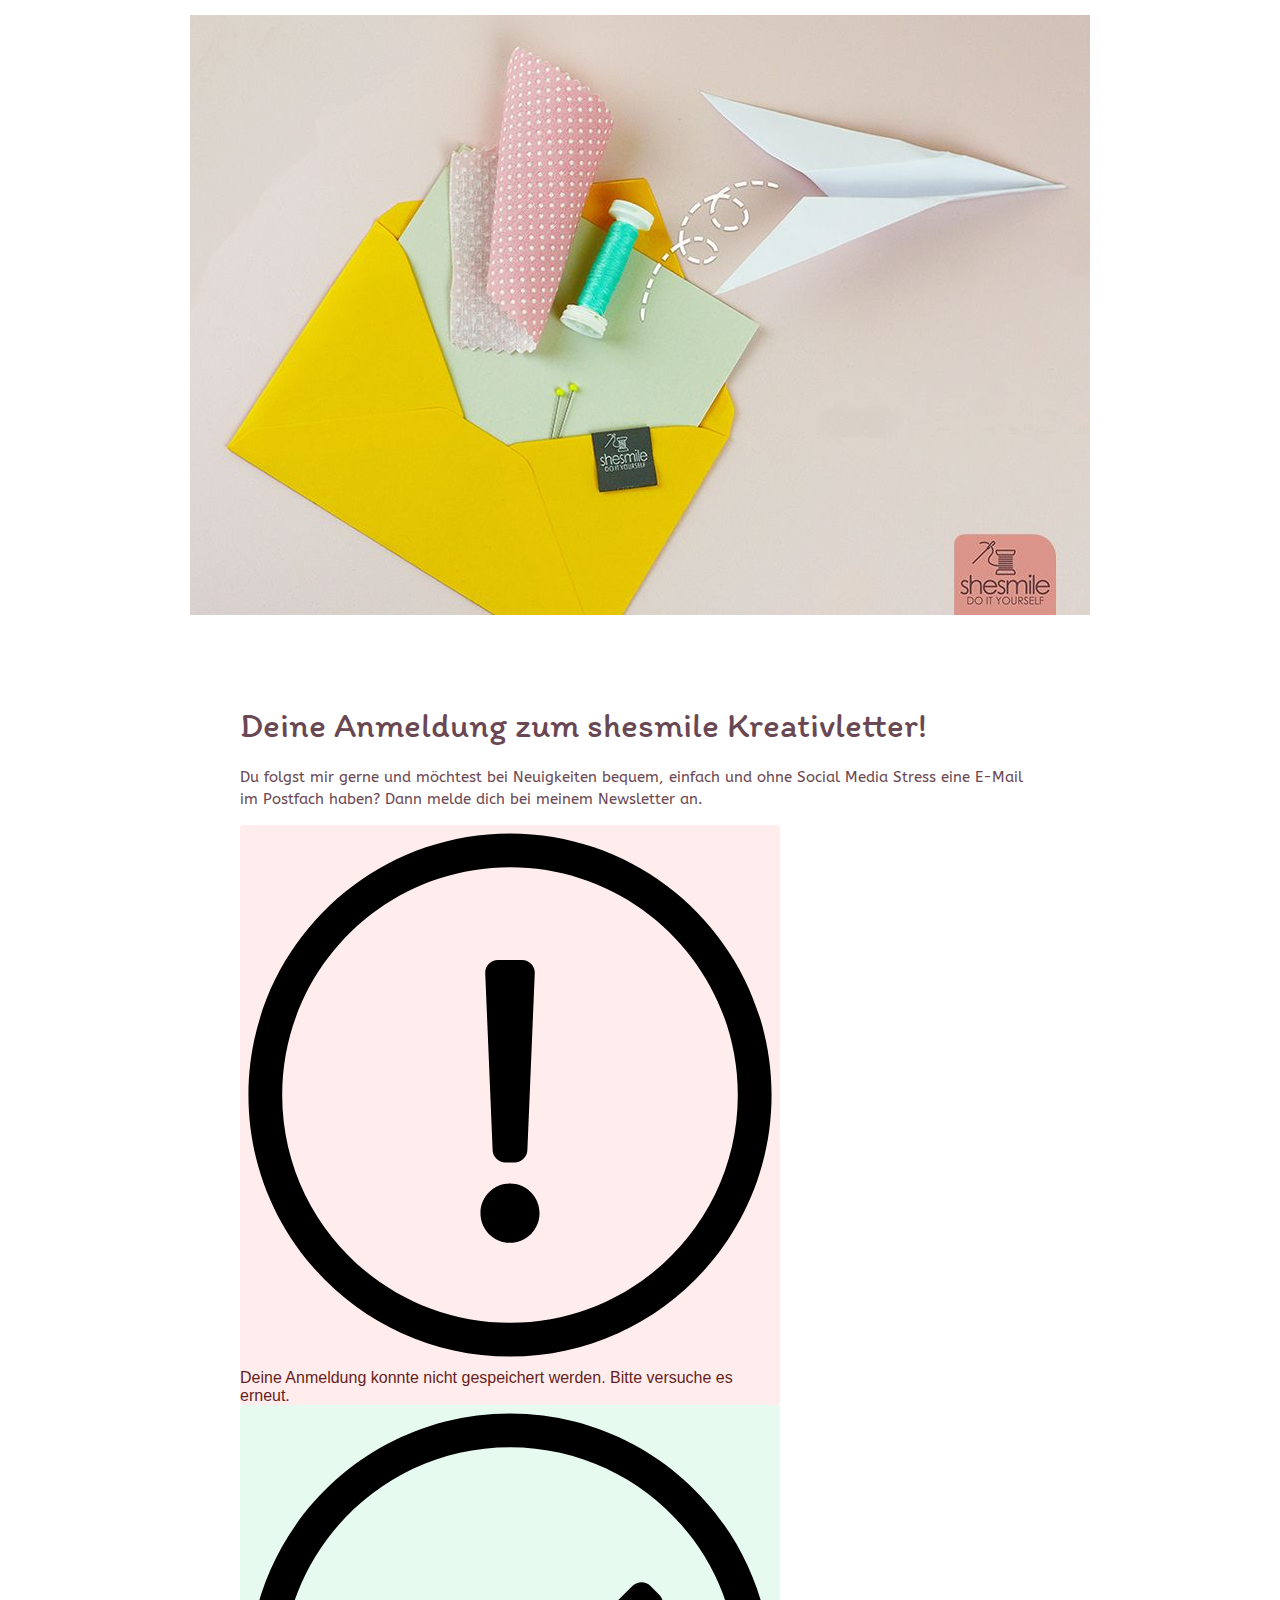
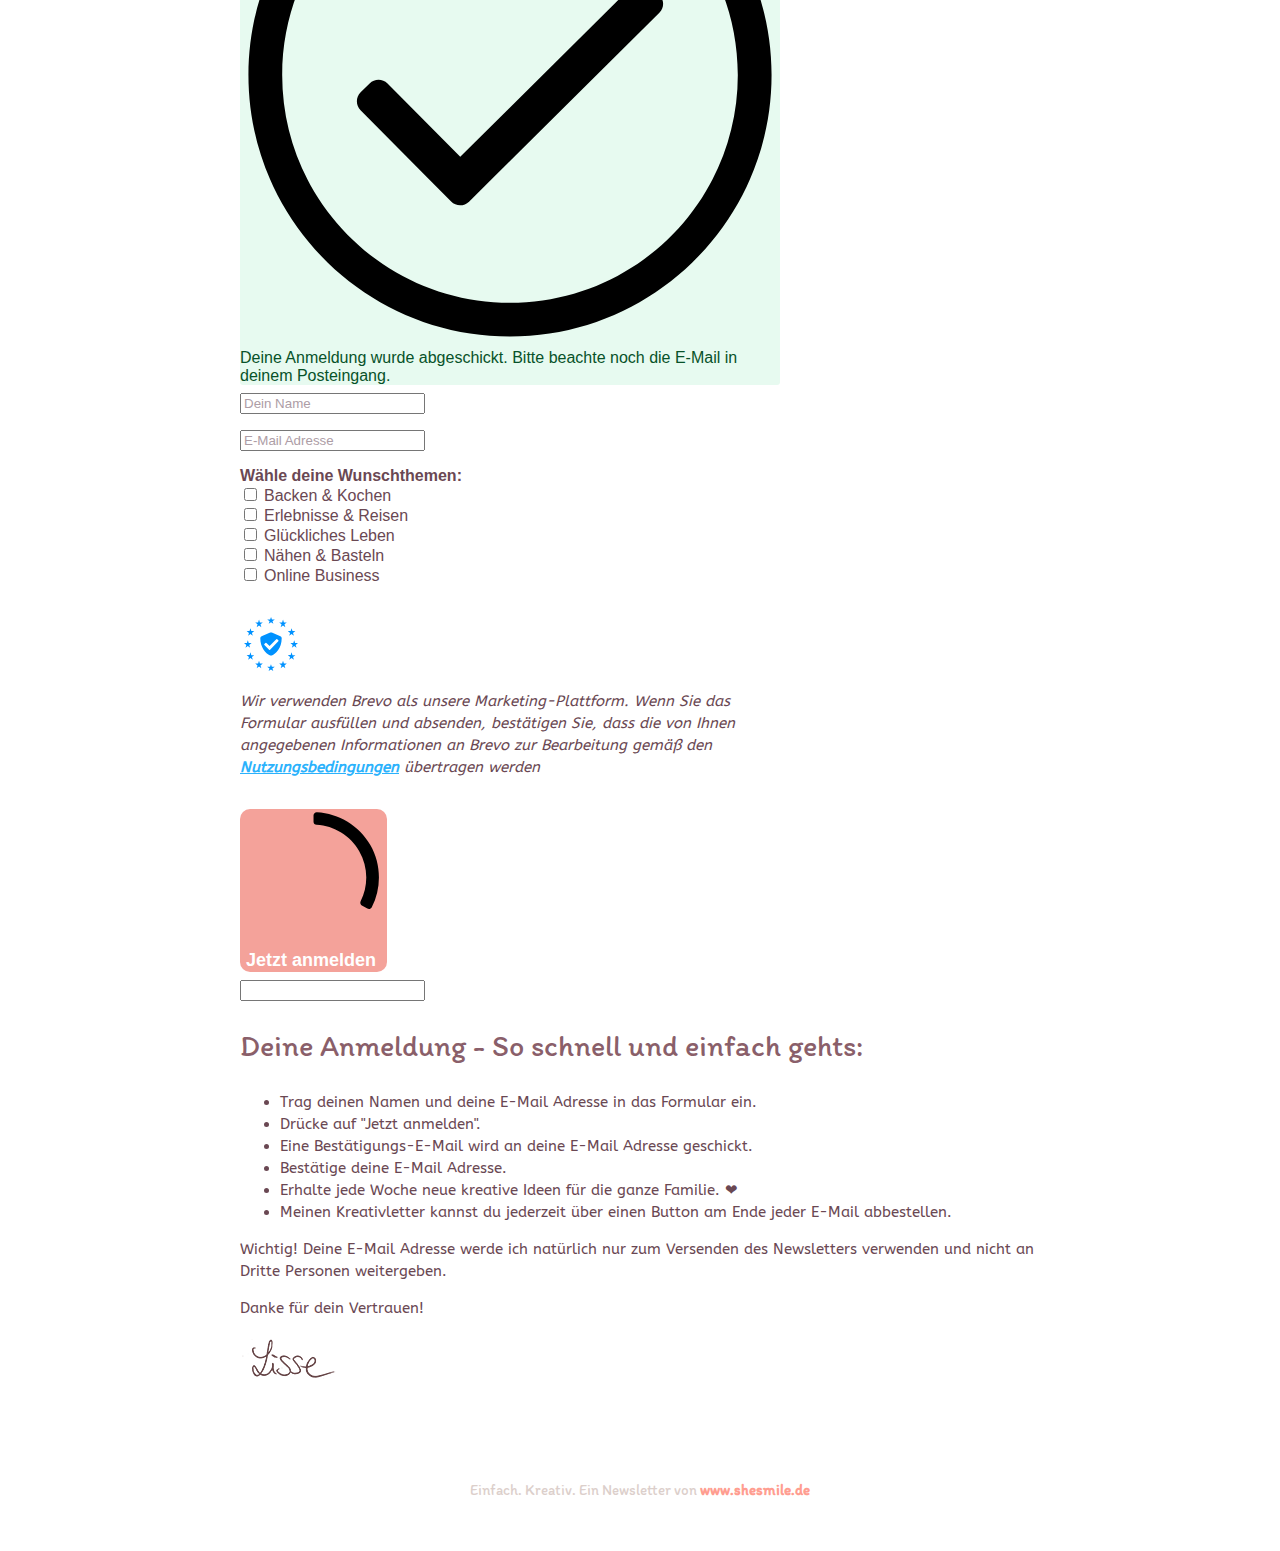
<file: index.html>
<!doctype html>
<html lang="de">
<head>
    <meta charset="UTF-8">
    <meta name="viewport" content="width=device-width, initial-scale=1">
    <title>Kreativletter von shesmile</title>
    <link href="css/kreativletter.css" rel="stylesheet" type="text/css">
</head>
<body>
<div class="container">
    <p> <img src="images/kreativletter-newsletter-shesmile-diy-blog2-3622fd68.jpeg" alt="Kreativletter von shesmile" width="100%" /></p>

    <header>
<h1>Deine Anmeldung zum shesmile Kreativletter!</h1>
    <p>Du folgst mir gerne und möchtest bei Neuigkeiten bequem, einfach und ohne Social Media Stress eine E-Mail im Postfach haben? Dann melde dich bei meinem Newsletter an.</p>


<!-- Begin Brevo Form -->
<!-- START - We recommend to place the below code in head tag of your website html  -->
<style>
  @font-face {
    font-display: block;
    font-family: Roboto;
    src: url(https://assets.brevo.com/font/Roboto/Latin/normal/normal/7529907e9eaf8ebb5220c5f9850e3811.woff2) format("woff2"), url(https://assets.brevo.com/font/Roboto/Latin/normal/normal/25c678feafdc175a70922a116c9be3e7.woff) format("woff")
  }

  @font-face {
    font-display: fallback;
    font-family: Roboto;
    font-weight: 600;
    src: url(https://assets.brevo.com/font/Roboto/Latin/medium/normal/6e9caeeafb1f3491be3e32744bc30440.woff2) format("woff2"), url(https://assets.brevo.com/font/Roboto/Latin/medium/normal/71501f0d8d5aa95960f6475d5487d4c2.woff) format("woff")
  }

  @font-face {
    font-display: fallback;
    font-family: Roboto;
    font-weight: 700;
    src: url(https://assets.brevo.com/font/Roboto/Latin/bold/normal/3ef7cf158f310cf752d5ad08cd0e7e60.woff2) format("woff2"), url(https://assets.brevo.com/font/Roboto/Latin/bold/normal/ece3a1d82f18b60bcce0211725c476aa.woff) format("woff")
  }

  #sib-container input:-ms-input-placeholder {
    text-align: left;
    font-family: "Trebuchet MS", sans-serif;
    color: #ad9da6;
  }

  #sib-container input::placeholder {
    text-align: left;
    font-family: "Trebuchet MS", sans-serif;
    color: #ad9da6;
  }

  #sib-container textarea::placeholder {
    text-align: left;
    font-family: "Trebuchet MS", sans-serif;
    color: #ad9da6;
  }

  #sib-container a {
    text-decoration: underline;
    color: #2BB2FC;
  }
</style>
<link rel="stylesheet" href="https://sibforms.com/forms/end-form/build/sib-styles.css">
<!--  END - We recommend to place the above code in head tag of your website html -->

<!-- START - We recommend to place the below code where you want the form in your website html  -->
<div class="sib-form" style="text-align: left;
         background-color: transparent;                                 ">
  <div id="sib-form-container" class="sib-form-container">
    <div id="error-message" class="sib-form-message-panel" style="font-size:16px; text-align:left; font-family:&quot;Helvetica&quot;, sans-serif; color:#661d1d; background-color:#ffeded; border-radius:3px; border-color:#ff4949;max-width:540px;">
      <div class="sib-form-message-panel__text sib-form-message-panel__text--center">
        <svg viewBox="0 0 512 512" class="sib-icon sib-notification__icon">
          <path d="M256 40c118.621 0 216 96.075 216 216 0 119.291-96.61 216-216 216-119.244 0-216-96.562-216-216 0-119.203 96.602-216 216-216m0-32C119.043 8 8 119.083 8 256c0 136.997 111.043 248 248 248s248-111.003 248-248C504 119.083 392.957 8 256 8zm-11.49 120h22.979c6.823 0 12.274 5.682 11.99 12.5l-7 168c-.268 6.428-5.556 11.5-11.99 11.5h-8.979c-6.433 0-11.722-5.073-11.99-11.5l-7-168c-.283-6.818 5.167-12.5 11.99-12.5zM256 340c-15.464 0-28 12.536-28 28s12.536 28 28 28 28-12.536 28-28-12.536-28-28-28z" />
        </svg>
        <span class="sib-form-message-panel__inner-text">
                          Deine Anmeldung konnte nicht gespeichert werden. Bitte versuche es erneut.
                      </span>
      </div>
    </div>
    <div></div>
    <div id="success-message" class="sib-form-message-panel" style="font-size:16px; text-align:left; font-family:&quot;Helvetica&quot;, sans-serif; color:#085229; background-color:#e7faf0; border-radius:3px; border-color:#13ce66;max-width:540px;">
      <div class="sib-form-message-panel__text sib-form-message-panel__text--center">
        <svg viewBox="0 0 512 512" class="sib-icon sib-notification__icon">
          <path d="M256 8C119.033 8 8 119.033 8 256s111.033 248 248 248 248-111.033 248-248S392.967 8 256 8zm0 464c-118.664 0-216-96.055-216-216 0-118.663 96.055-216 216-216 118.664 0 216 96.055 216 216 0 118.663-96.055 216-216 216zm141.63-274.961L217.15 376.071c-4.705 4.667-12.303 4.637-16.97-.068l-85.878-86.572c-4.667-4.705-4.637-12.303.068-16.97l8.52-8.451c4.705-4.667 12.303-4.637 16.97.068l68.976 69.533 163.441-162.13c4.705-4.667 12.303-4.637 16.97.068l8.451 8.52c4.668 4.705 4.637 12.303-.068 16.97z" />
        </svg>
        <span class="sib-form-message-panel__inner-text">
                          Deine Anmeldung wurde abgeschickt. Bitte beachte noch die E-Mail in deinem Posteingang.
                      </span>
      </div>
    </div>
    <div></div>
    <div id="sib-container" class="sib-container--large sib-container--vertical" style="text-align:left; background-color:rgba(255,255,255,1); max-width:540px; border-radius:20px; border-width:0px; border-color:#f4e4e1; border-style:dashed; direction:ltr">
      <form id="sib-form" method="POST" action="https://f9f6765f.sibforms.com/serve/[base64]" data-type="subscription">
        <div style="padding: 8px 0;">
          <div class="sib-input sib-form-block">
            <div class="form__entry entry_block">
              <div class="form__label-row ">

                <div class="entry__field">
                  <input class="input " maxlength="200" type="text" id="VORNAME" name="VORNAME" autocomplete="off" placeholder="Dein Name" data-required="true" required />
                </div>
              </div>

              <label class="entry__error entry__error--primary" style="font-size:16px; text-align:left; font-family:&quot;Helvetica&quot;, sans-serif; color:#661d1d; background-color:#ffeded; border-radius:3px; border-color:#ff4949;">
              </label>
            </div>
          </div>
        </div>
        <div style="padding: 8px 0;">
          <div class="sib-input sib-form-block">
            <div class="form__entry entry_block">
              <div class="form__label-row ">

                <div class="entry__field">
                  <input class="input " type="text" id="EMAIL" name="EMAIL" autocomplete="off" placeholder="E-Mail Adresse" data-required="true" required />
                </div>
              </div>

              <label class="entry__error entry__error--primary" style="font-size:16px; text-align:left; font-family:&quot;Helvetica&quot;, sans-serif; color:#661d1d; background-color:#ffeded; border-radius:3px; border-color:#ff4949;">
              </label>
            </div>
          </div>
        </div>
        <div style="padding: 8px 0;">
          <div class="sib-checkbox-group sib-form-block" data-required="true">
            <div class="form__entry entry_mcq">
              <div class="form__label-row ">
                <label class="entry__label" style="font-weight: 700; text-align:left; font-size:16px; text-align:left; font-weight:700; font-family:&quot;Trebuchet MS&quot;, sans-serif; color:#6a4853;" data-required="*">Wähle deine Wunschthemen:</label>
                <div style="">
                  <div class="entry__choice">
                    <label class="checkbox__label">
                      <input type="checkbox" class="input_replaced" name="lists_28[]" data-value="Backen &amp; Kochen" value="20" data-required="true" />
                      <span class="checkbox checkbox_tick_positive"
                style="margin-left:"
                ></span><span style="font-size:16px; text-align:left; font-family:&quot;Trebuchet MS&quot;, sans-serif; color:#6a4853; background-color:transparent;">Backen &amp; Kochen</span> </label>
                  </div>
                  <div class="entry__choice">
                    <label class="checkbox__label">
                      <input type="checkbox" class="input_replaced" name="lists_28[]" data-value="Erlebnisse &amp; Reisen" value="12" data-required="true" />
                      <span class="checkbox checkbox_tick_positive"
                style="margin-left:"
                ></span><span style="font-size:16px; text-align:left; font-family:&quot;Trebuchet MS&quot;, sans-serif; color:#6a4853; background-color:transparent;">Erlebnisse &amp; Reisen</span> </label>
                  </div>
                  <div class="entry__choice">
                    <label class="checkbox__label">
                      <input type="checkbox" class="input_replaced" name="lists_28[]" data-value="Glückliches Leben" value="13" data-required="true" />
                      <span class="checkbox checkbox_tick_positive"
                style="margin-left:"
                ></span><span style="font-size:16px; text-align:left; font-family:&quot;Trebuchet MS&quot;, sans-serif; color:#6a4853; background-color:transparent;">Glückliches Leben</span> </label>
                  </div>
                  <div class="entry__choice">
                    <label class="checkbox__label">
                      <input type="checkbox" class="input_replaced" name="lists_28[]" data-value="Nähen &amp; Basteln" value="3" data-required="true" />
                      <span class="checkbox checkbox_tick_positive"
                style="margin-left:"
                ></span><span style="font-size:16px; text-align:left; font-family:&quot;Trebuchet MS&quot;, sans-serif; color:#6a4853; background-color:transparent;">Nähen &amp; Basteln</span> </label>
                  </div>
                  <div class="entry__choice">
                    <label class="checkbox__label">
                      <input type="checkbox" class="input_replaced" name="lists_28[]" data-value="Online Business" value="17" data-required="true" />
                      <span class="checkbox checkbox_tick_positive"
                style="margin-left:"
                ></span><span style="font-size:16px; text-align:left; font-family:&quot;Trebuchet MS&quot;, sans-serif; color:#6a4853; background-color:transparent;">Online Business</span> </label>
                  </div>
                </div>
              </div>
              <label class="entry__error entry__error--primary" style="font-size:16px; text-align:left; font-family:&quot;Helvetica&quot;, sans-serif; color:#661d1d; background-color:#ffeded; border-radius:3px; border-color:#ff4949;">
              </label>
            </div>
          </div>
        </div>
        <div style="padding: 8px 0;">
          <div class="sib-captcha sib-form-block">
            <div class="form__entry entry_block">
              <div class="form__label-row ">
                <script>
                  function handleCaptchaResponse() {
                    var event = new Event('captchaChange');
                    document.getElementById('sib-captcha').dispatchEvent(event);
                    window.grecaptcha = window.turnstile;
                  }
                </script>
                <div class="cf-turnstile g-recaptcha" data-sitekey="0x4AAAAAAANgy2-f7wMpMflH" id="sib-captcha" data-callback="handleCaptchaResponse" data-language="de"></div>
              </div>
              <label class="entry__error entry__error--primary" style="font-size:16px; text-align:left; font-family:&quot;Helvetica&quot;, sans-serif; color:#661d1d; background-color:#ffeded; border-radius:3px; border-color:#ff4949;">
              </label>
            </div>
          </div>
        </div>
        <div style="padding: 8px 0;">
          <div class="sib-form__declaration" style="direction:ltr">
            <div class="declaration-block-icon">
              <svg class="icon__SVG" width="0" height="0" version="1.1" xmlns="http://www.w3.org/2000/svg">
                <defs>
                  <symbol id="svgIcon-sphere" viewBox="0 0 63 63">
                    <path class="path1" d="M31.54 0l1.05 3.06 3.385-.01-2.735 1.897 1.05 3.042-2.748-1.886-2.738 1.886 1.044-3.05-2.745-1.897h3.393zm13.97 3.019L46.555 6.4l3.384.01-2.743 2.101 1.048 3.387-2.752-2.1-2.752 2.1 1.054-3.382-2.745-2.105h3.385zm9.998 10.056l1.039 3.382h3.38l-2.751 2.1 1.05 3.382-2.744-2.091-2.743 2.091 1.054-3.381-2.754-2.1h3.385zM58.58 27.1l1.04 3.372h3.379l-2.752 2.096 1.05 3.387-2.744-2.091-2.75 2.092 1.054-3.387-2.747-2.097h3.376zm-3.076 14.02l1.044 3.364h3.385l-2.743 2.09 1.05 3.392-2.744-2.097-2.743 2.097 1.052-3.377-2.752-2.117 3.385-.01zm-9.985 9.91l1.045 3.364h3.393l-2.752 2.09 1.05 3.393-2.745-2.097-2.743 2.097 1.05-3.383-2.751-2.1 3.384-.01zM31.45 55.01l1.044 3.043 3.393-.008-2.752 1.9L34.19 63l-2.744-1.895-2.748 1.891 1.054-3.05-2.743-1.9h3.384zm-13.934-3.98l1.036 3.364h3.402l-2.752 2.09 1.053 3.393-2.747-2.097-2.752 2.097 1.053-3.382-2.743-2.1 3.384-.01zm-9.981-9.91l1.045 3.364h3.398l-2.748 2.09 1.05 3.392-2.753-2.1-2.752 2.096 1.053-3.382-2.743-2.102 3.384-.009zM4.466 27.1l1.038 3.372H8.88l-2.752 2.097 1.053 3.387-2.743-2.09-2.748 2.09 1.053-3.387L0 30.472h3.385zm3.069-14.025l1.045 3.382h3.395L9.23 18.56l1.05 3.381-2.752-2.09-2.752 2.09 1.053-3.381-2.744-2.1h3.384zm9.99-10.056L18.57 6.4l3.393.01-2.743 2.1 1.05 3.373-2.754-2.092-2.751 2.092 1.053-3.382-2.744-2.1h3.384zm24.938 19.394l-10-4.22a2.48 2.48 0 00-1.921 0l-10 4.22A2.529 2.529 0 0019 24.75c0 10.47 5.964 17.705 11.537 20.057a2.48 2.48 0 001.921 0C36.921 42.924 44 36.421 44 24.75a2.532 2.532 0 00-1.537-2.336zm-2.46 6.023l-9.583 9.705a.83.83 0 01-1.177 0l-5.416-5.485a.855.855 0 010-1.192l1.177-1.192a.83.83 0 011.177 0l3.65 3.697 7.819-7.916a.83.83 0 011.177 0l1.177 1.191a.843.843 0 010 1.192z" fill="#0092FF"></path>
                  </symbol>
                </defs>
              </svg>
              <svg class="svgIcon-sphere" style="width:54px; height:54px;">
                <use xlink:href="#svgIcon-sphere"></use>
              </svg>
            </div>
            <div style="font-size:12px; text-align:left; font-style:italic; font-family:&quot;Trebuchet MS&quot;, sans-serif; color:#ad9da6; background-color:transparent;">
              <p>Wir verwenden Brevo als unsere Marketing-Plattform. Wenn Sie das Formular ausfüllen und absenden, bestätigen Sie, dass die von Ihnen angegebenen Informationen an Brevo zur Bearbeitung gemäß den <a href="https://www.brevo.com/de/legal/termsofuse/">Nutzungsbedingungen</a> übertragen werden</p>
            </div>
          </div>
        </div>
        <div style="padding: 8px 0;">
          <div class="sib-form-block" style="text-align: left">
            <button class="sib-form-block__button sib-form-block__button-with-loader" style="font-size:18px; text-align:left; font-weight:700; font-family:&quot;Trebuchet MS&quot;, sans-serif; color:#FFFFFF; background-color:#f4a29a; border-radius:10px; border-width:0px;" form="sib-form" type="submit">
              <svg class="icon clickable__icon progress-indicator__icon sib-hide-loader-icon" viewBox="0 0 512 512">
                <path d="M460.116 373.846l-20.823-12.022c-5.541-3.199-7.54-10.159-4.663-15.874 30.137-59.886 28.343-131.652-5.386-189.946-33.641-58.394-94.896-95.833-161.827-99.676C261.028 55.961 256 50.751 256 44.352V20.309c0-6.904 5.808-12.337 12.703-11.982 83.556 4.306 160.163 50.864 202.11 123.677 42.063 72.696 44.079 162.316 6.031 236.832-3.14 6.148-10.75 8.461-16.728 5.01z" />
              </svg>
              Jetzt anmelden
            </button>
          </div>
        </div>

        <input type="text" name="email_address_check" value="" class="input--hidden">
        <input type="hidden" name="locale" value="de">
      </form>
    </div>
  </div>
</div>
<!-- END - We recommend to place the above code where you want the form in your website html  -->

<!-- START - We recommend to place the below code in footer or bottom of your website html  -->
<script>
  window.REQUIRED_CODE_ERROR_MESSAGE = 'Wählen Sie bitte einen Ländervorwahl aus.';
  window.LOCALE = 'de';
  window.EMAIL_INVALID_MESSAGE = window.SMS_INVALID_MESSAGE = "Die eingegebenen Informationen sind nicht gültig. Bitte überprüfe das Feldformat und versuche es erneut.";

  window.REQUIRED_ERROR_MESSAGE = "Dieses Feld darf nicht leer sein. ";

  window.GENERIC_INVALID_MESSAGE = "Die eingegebenen Informationen sind nicht gültig. Bitte überprüfe das Feldformat und versuche es erneut.";



  window.REQUIRED_MULTISELECT_MESSAGE = 'Wählen Sie bitte mindestens eine Option aus';

  window.translation = {
    common: {
      selectedList: '{quantity} Liste ausgewählt',
      selectedLists: '{quantity} Listen ausgewählt'
    }
  };

  var AUTOHIDE = Boolean(0);
</script>

<script defer src="https://sibforms.com/forms/end-form/build/main.js"></script>

<script src="https://challenges.cloudflare.com/turnstile/v0/api.js" async defer></script>

<!-- END - We recommend to place the above code in footer or bottom of your website html  -->
<!-- End Brevo Form -->


        <h3>Deine Anmeldung - So schnell und einfach gehts:</h3>

        <ul>
            <li>Trag deinen Namen und deine E-Mail Adresse in das Formular ein.</li>
            <li>Drücke auf "Jetzt anmelden".</li>
            <li>Eine Bestätigungs-E-Mail wird an deine E-Mail Adresse geschickt.</li>
            <li>Bestätige deine E-Mail Adresse.</li>
            <li>Erhalte jede Woche neue kreative Ideen für die ganze Familie. ❤</li>
            <li>Meinen Kreativletter kannst du jederzeit über einen Button am Ende jeder E-Mail abbestellen.</li>
        </ul>
        
        <p>Wichtig! Deine E-Mail Adresse werde ich natürlich nur zum Versenden des Newsletters verwenden und nicht an Dritte Personen weitergeben.
             <p>
        <p>Danke für dein Vertrauen!</p>

        <p><img src="images/unterschrift-lisse.png" alt="Lisse von shesmile" /> </p>
        <p>
        <p>
        
    </header>

    <footer>
        <br>
        <p class="footerDisclaimer">Einfach. Kreativ. Ein Newsletter von <a href="https://shesmile.de/impressum" title="Impressum von shesmile" target="_self">www.shesmile.de</a></p>

    </footer>
</div>
</body>
</html>
</file>
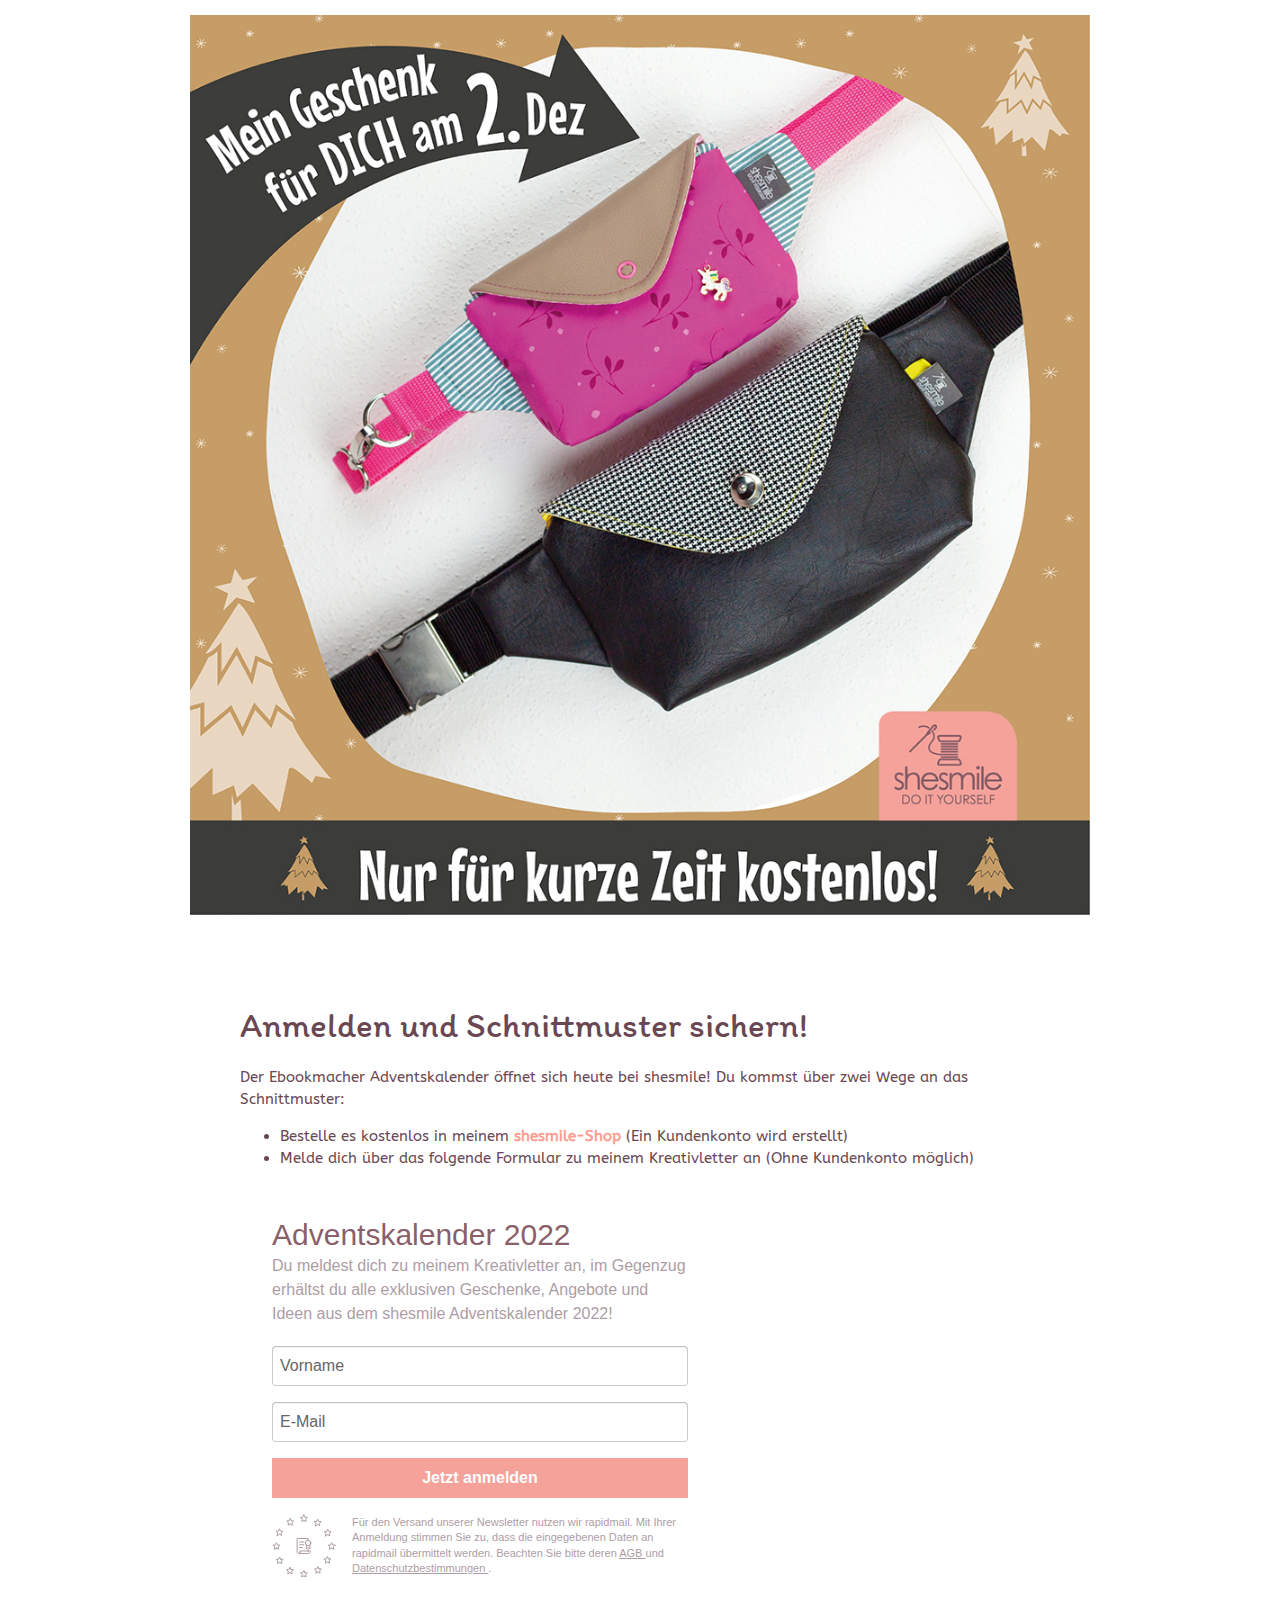
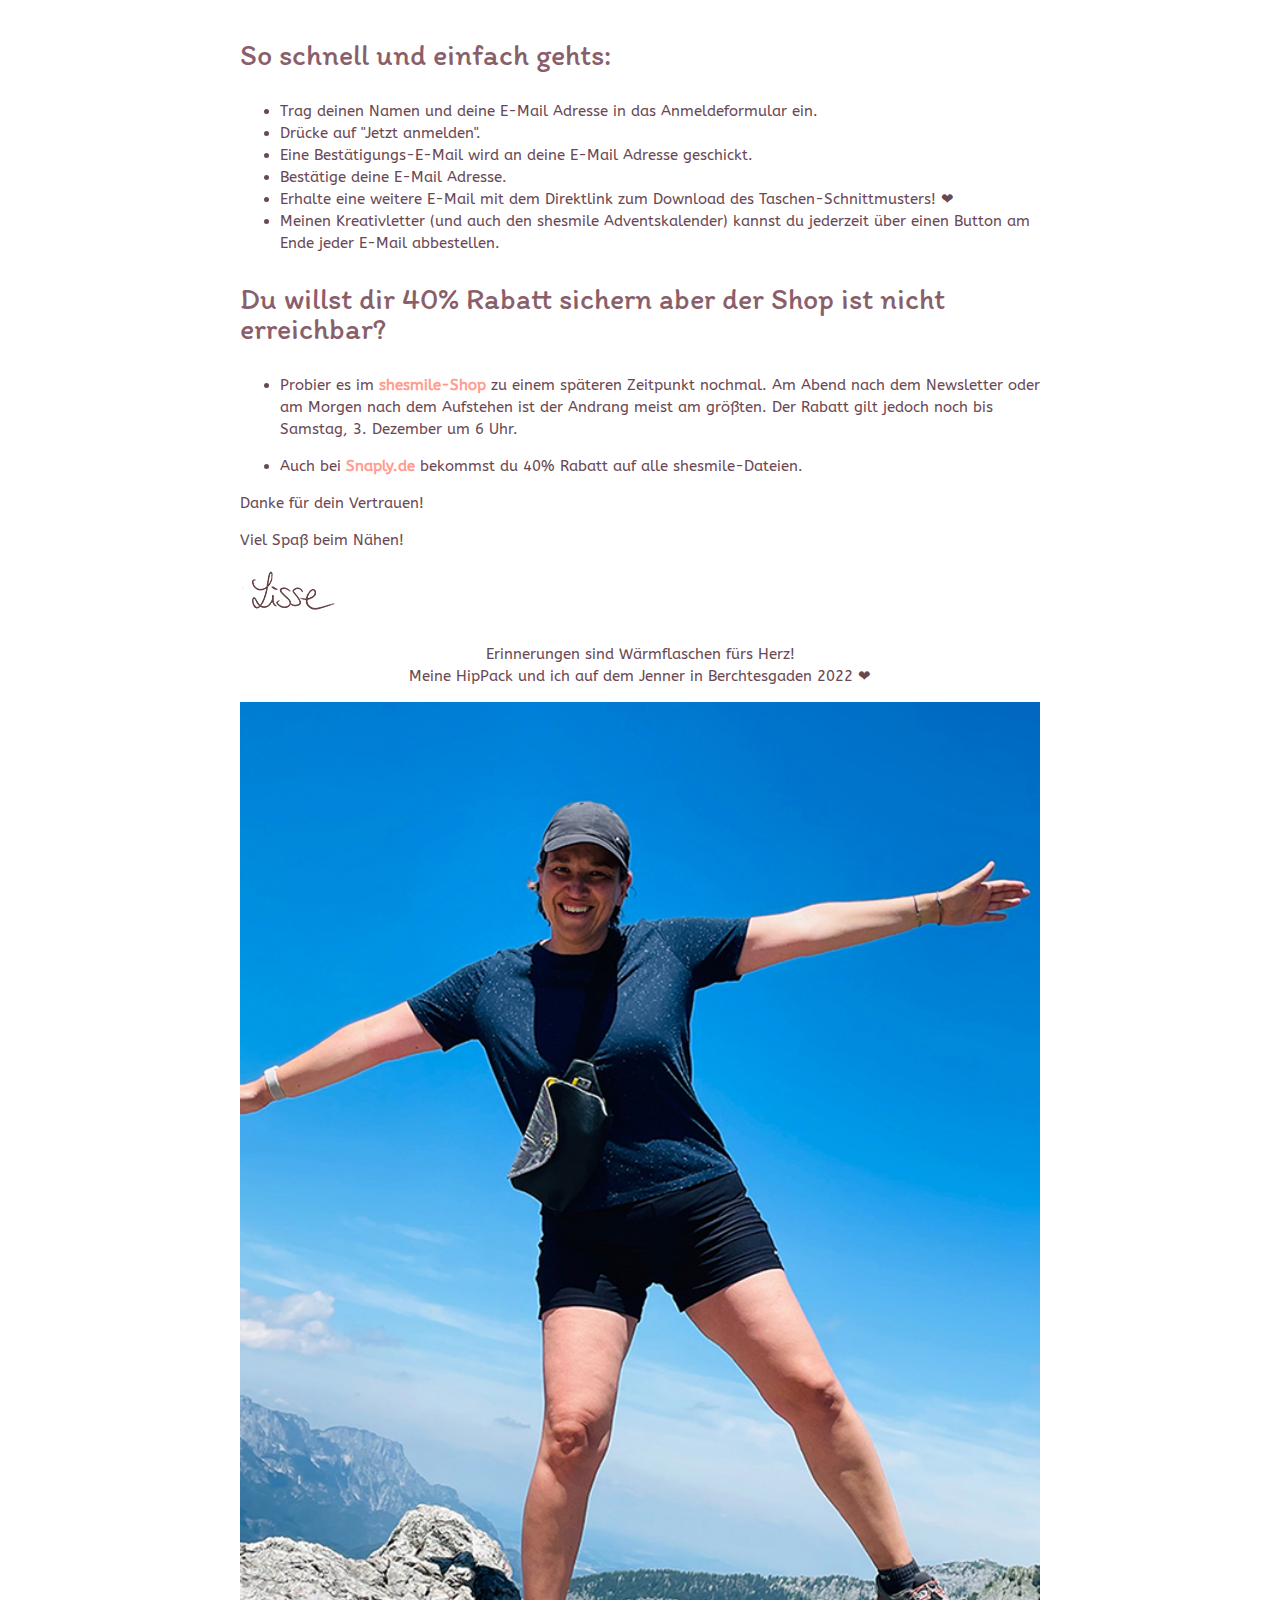
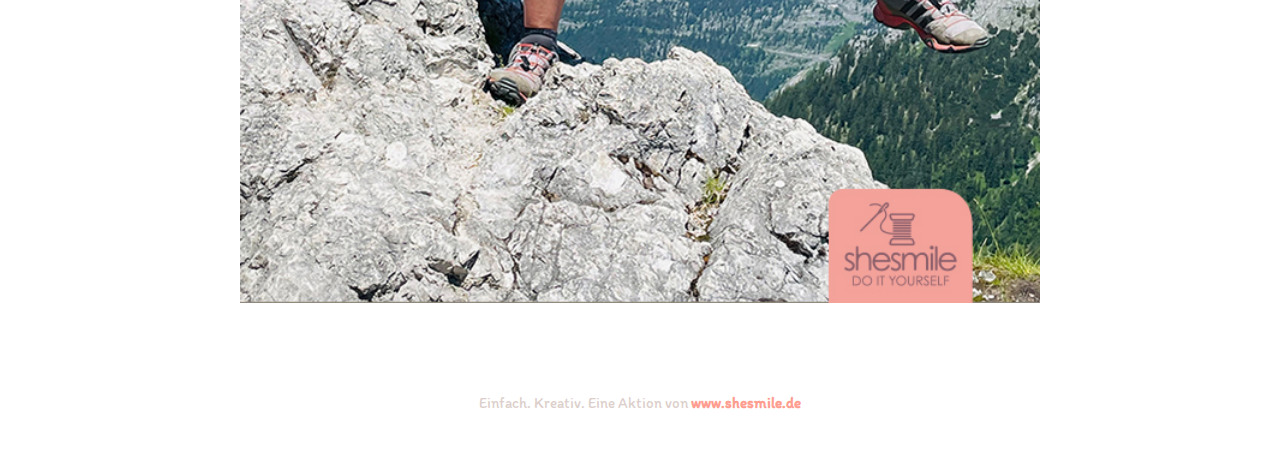
<file: shop/index.html>
<!doctype html>
<html lang="de">
<head>
    <meta charset="UTF-8">
    <meta name="viewport" content="width=device-width, initial-scale=1">
    <title>Gürteltasche "HipPack" für kurze Zeit kostenlos!</title>
    <link href="../css/kreativletter.css" rel="stylesheet" type="text/css">
</head>
<body>
<div class="container">
    <p> <img src="../images/02-shesmile-geschenk.jpeg" alt="Gürteltasche HipPack kostenlos!" width="100%" /></p>

    <header>

        <h1>Anmelden und Schnittmuster sichern!</h1>

        <p>Der Ebookmacher Adventskalender öffnet sich heute bei shesmile! Du kommst über zwei Wege an das Schnittmuster:
        <ul>
            <li>Bestelle es kostenlos in meinem <strong><a href="https://shesmile.de/shop/" title="Webshop von shesmile" target="_blank">shesmile-Shop</a></strong> (Ein Kundenkonto wird erstellt)
            <li>Melde dich über das folgende Formular zu meinem Kreativletter an (Ohne Kundenkonto möglich)
        </ul>


        <div id="rmOrganism">
            <div class="rmEmbed rmLayout--vertical rmBase">
                <div data-page-type="formSubscribe" class="rmBase__body rmSubscription">
                    <form method="post" action="https://t0903badb.emailsys1a.net/29/6177/05bc09b608/subscribe/form.html?_g=1668072436" class="rmBase__content">
                        <div class="rmBase__container">
                            <div class="rmBase__section">
                                <div class="rmBase__el rmBase__el--heading">
                                    <div class="rmBase__comp--heading">
                                        Adventskalender 2022
                                        <!-- this linebreak is important, don't remove it! this will force trailing linebreaks to be displayed -->
                                        <br>
                                    </div>
                                </div>
                            </div>
                            <div class="rmBase__section">
                                <div class="rmBase__el rmBase__el--text">
                                    <div class="rmBase__comp--text">
                                        Du meldest dich zu meinem Kreativletter an, im Gegenzug erhältst du alle exklusiven Geschenke, Angebote und Ideen aus dem shesmile Adventskalender 2022!
                                        <!-- this linebreak is important, don't remove it! this will force trailing linebreaks to be displayed -->
                                        <br>
                                    </div>
                                </div>
                            </div>
                            <div class="rmBase__section">
                                <div class="rmBase__el rmBase__el--input rmBase__el--label-pos-none" data-field="firstname">
                                    <label for="firstname" class="rmBase__compLabel rmBase__compLabel--hideable">
                                        Vorname
                                    </label>
                                    <div class="rmBase__compContainer">
                                        <input type="text" name="firstname" id="firstname" placeholder="Vorname" value="" class="rmBase__comp--input comp__input">
                                        <div class="rmBase__compError"></div>
                                    </div>
                                </div>
                                <div class="rmBase__el rmBase__el--input rmBase__el--label-pos-none" data-field="email">
                                    <label for="email" class="rmBase__compLabel rmBase__compLabel--hideable">
                                        E-Mail-Adresse
                                    </label>
                                    <div class="rmBase__compContainer">
                                        <input type="text" name="email" id="email" placeholder="E-Mail" value="" class="rmBase__comp--input comp__input">
                                        <div class="rmBase__compError"></div>
                                    </div>
                                </div>
                                <div class="rmBase__el rmBase__el--cta">
                                    <button type="submit" class="rmBase__comp--cta">
                                        Jetzt anmelden
                                    </button>
                                </div>
                            </div>
                            <div class="rmBase__section">
                                <div class="rmBase__el rmBase__el--data-privacy">
                                    <div class="rmBase__comp--privacy">
                                        <figure class="privacy__visual">
                                            <svg version="1.1" xmlns="http://www.w3.org/2000/svg" x="0" y="0" viewBox="0 0 256 256" xml:space="preserve">
                    <g stroke-linecap="round" stroke-linejoin="round" stroke-width="4" fill="currentColor" stroke="currentColor">
                      <path fill="none" stroke-miterlimit="10" d="M144.5 105v-7h-44v54c0 3.3 2.7 6 6 6M112.5 152c0 3.3-2.7 6-6 6h40c3.3 0 6-2.7 6-6v-4h-40V152z"/>
                        <line fill="none" stroke-miterlimit="10" x1="110.5" y1="112" x2="127.5" y2="112"/>
                        <line fill="none" stroke-miterlimit="10" x1="110.5" y1="123" x2="127.5" y2="123"/>
                        <line fill="none" stroke-miterlimit="10" x1="110.5" y1="134" x2="122.5" y2="134"/>
                        <polyline fill="none" stroke-miterlimit="10" points="151.5 124.5 151.5 139 144.5 134 137.5 139 137.5 124.5 "/>
                        <circle fill="none" stroke-miterlimit="10" cx="144.5" cy="116" r="11"/>
                        <line fill="none" stroke-miterlimit="10" x1="144.5" y1="148" x2="144.5" y2="141"/>
                        <path fill="none" stroke-miterlimit="10" d="M127.5 3.9l-4.2 8.9 -9.7 1.2 7.2 6.7 -1.8 9.6 8.6-4.7 8.6 4.7 -1.8-9.6 7.2-6.7 -9.7-1.2L127.5 3.9zM131.7 234.5l-4.2-8.9 -4.2 8.9 -9.7 1.2 7.2 6.7 -1.8 9.6 8.6-4.7 8.6 4.7 -1.8-9.6 7.2-6.7L131.7 234.5zM252.3 124.9l-9.7-1.2 -4.2-8.9 -4.2 8.9 -9.7 1.2 7.2 6.7 -1.8 9.6 8.6-4.7 8.6 4.7 -1.8-9.6L252.3 124.9zM17.6 136.5l8.6 4.7 -1.8-9.6 7.2-6.7 -9.7-1.2 -4.2-8.9 -4.2 8.9 -9.7 1.2 7.2 6.7L9 141.2 17.6 136.5zM174.1 47.1l8.6-4.7 8.6 4.7 -1.8-9.6 7.2-6.7 -9.7-1.2 -4.2-8.9 -4.2 8.9 -9.7 1.2 7.2 6.7L174.1 47.1zM76 221.6l-4.2-8.9 -4.2 8.9 -9.7 1.2 7.2 6.7 -1.8 9.6 8.6-4.7 8.6 4.7 -1.8-9.6 7.2-6.7L76 221.6zM225.8 178.9l-4.2-8.9 -4.2 8.9 -9.7 1.2 7.2 6.7 -1.8 9.6 8.6-4.7 8.6 4.7 -1.8-9.6 7.2-6.7L225.8 178.9zM21 85.5l8.6-4.7 8.6 4.7 -1.8-9.6 7.2-6.7L33.8 68l-4.2-8.9L25.4 68l-9.7 1.2 7.2 6.7L21 85.5zM214 87.4l8.6-4.7 8.6 4.7 -1.8-9.6 7.2-6.7 -9.7-1.2 -4.2-8.9 -4.2 8.9 -9.7 1.2 7.2 6.7L214 87.4zM34.7 180.8l-4.2-8.9 -4.2 8.9 -9.7 1.2 7.2 6.7 -1.8 9.6 8.6-4.7 8.6 4.7 -1.8-9.6 7.2-6.7L34.7 180.8zM187.9 219.2l-4.2-8.9 -4.2 8.9 -9.7 1.2 7.2 6.7 -1.8 9.6 8.6-4.7 8.6 4.7 -1.8-9.6 7.2-6.7L187.9 219.2zM72.8 18.3l-4.2 8.9 -9.7 1.2 7.2 6.7 -1.8 9.6 8.6-4.7 8.6 4.7 -1.8-9.6 7.2-6.7L77 27.2 72.8 18.3z"/></g>
                                  </svg>
                                        </figure>
                                        <p class="privacy__text">
                                            Für den Versand unserer Newsletter nutzen wir rapidmail. Mit Ihrer Anmeldung stimmen Sie zu, dass die eingegebenen Daten an rapidmail übermittelt werden. Beachten Sie bitte deren
                                            <a href="https://www.rapidmail.de/agb" target="_blank">
                                                AGB
                                            </a>
                                            und
                                            <a href="https://www.rapidmail.de/datenschutz-kundenbereich" target="_blank">
                                                Datenschutzbestimmungen
                                            </a>
                                            .
                                        </p>
                                    </div>
                                </div>
                            </div>
                        </div>
                    </form>
                </div>
                <div data-page-type="pageSubscribeSuccess" class="rmBase__body rmSubscription hidden">
                    <div class="rmBase__content">
                        <div class="rmBase__container">
                            <div class="rmBase__section">
                                <div class="rmBase__el rmBase__el--heading">
                                    <div class="rmBase__comp--heading">
                                        Ein Schritt fehlt noch ...
                                        <!-- this linebreak is important, don't remove it! this will force trailing linebreaks to be displayed -->
                                        <br>
                                    </div>
                                </div>
                            </div>
                            <div class="rmBase__section">
                                <div class="rmBase__el rmBase__el--text">
                                    <div class="rmBase__comp--text">
                                        Schau gleich mal in dein E-Mail-Postfach und bestätige deine E-Mail-Adresse über den Aktivierungslink.
                                        <!-- this linebreak is important, don't remove it! this will force trailing linebreaks to be displayed -->
                                        <br>
                                    </div>
                                </div>
                            </div>
                        </div>
                    </div>
                </div>
            </div>
        </div>
        <style>
            .rmBody.rmBody--embed {
                background: #FFFFFF;
            }
            #rmOrganism .rmBase {
                background: #FFFFFF;
                color: #AD9DA6;
                font-family: 'Calibri', sans-serif;
            }
            #rmOrganism .rmBase__comp--textlink {
                color: #F4A29A;
            }
            #rmOrganism .rmBase__comp--link {
                color: #F4A29A;
            }
            #rmOrganism .rmBase__comp--button {
                background: #F4A29A;
                border: 0px solid #F4A29A;
                border-radius: 0px;
                color: #FFFFFF;
            }
            #rmOrganism .rmBase__comp--cta {
                background: #F4A29A;
                border: 0px solid #F4A29A;
                border-radius: 0px;
                color: #FFFFFF;
            }
            #rmOrganism .rmBase__compError {
                color: #FFFFFF;
                background-color: #F88AA2;
            }
            #rmOrganism .rmSubscription {
                background: #FFFFFF;
                color: #AD9DA6;
                font-family: 'Calibri', sans-serif;
            }
            #rmOrganism .rmSubscription .rmBase__el {
                font-size: 16px;
                margin-bottom: 1em;
            }
            #rmOrganism .rmSubscription .rmBase__el--logo {
                text-align: left;
            }
            #rmOrganism .rmSubscription .rmBase__el--heading {
                margin-bottom: 0px;
                text-align: left;
            }
            #rmOrganism .rmSubscription .rmBase__el--text {
                margin-bottom: 20px;
                text-align: left;
            }
            #rmOrganism .rmSubscription .rmBase__el--link {
                text-align: left;
            }
            #rmOrganism .rmSubscription .rmBase__el--captcha {
                text-align: left;
            }
            #rmOrganism .rmSubscription .rmBase__el--cta {
                align-items: stretch
            }
            #rmOrganism .rmSubscription .rmBase__el--legal-notice {
                text-align: left;
            }
            #rmOrganism .rmSubscription .rmBase__comp--heading {
                color: #8A5F6A;
                font-size: 30px;
                line-height: 38px;
            }
            #rmOrganism .rmSubscription .rmBase__comp--text {
                font-size: 16px;
                line-height: 24px;
            }
            #rmOrganism .rmSubscription .rmBase__compLabel {
                color: #6A4853;
            }
            #rmOrganism .rmSubscription .rmBase__comp--cta {
                font-size: 16px;
            }
            #rmOrganism .rmPopup__close {
                font-family: 'Calibri', sans-serif;
            }
            #rmOrganism .rmPopup__backdrop {
                background: #303233;
                opacity: 0.6;
            }
            #rmOrganism .rmPage {
                background: #FFFFFF;
                color: #AD9DA6;
                font-family: 'Calibri', sans-serif;
            }
            #rmOrganism .rmPage .rmBase__comp--heading {
                color: #8A5F6A;
            }
            #rmOrganism .rmPage .rmBase__compLabel {
                color: #AD9DA6;
            }
            .rmBody{margin:0;padding:0}#rmOrganism{box-sizing:border-box}#rmOrganism *{color:currentColor;border:0;font-size:100%;font:inherit;margin:0;outline:none;padding:0;vertical-align:baseline}#rmOrganism *,#rmOrganism :after,#rmOrganism :before{box-sizing:inherit}#rmOrganism button::-moz-focus-inner,#rmOrganism input::-moz-focus-inner{border:0;padding:0}#rmOrganism input[type=email],#rmOrganism input[type=password],#rmOrganism input[type=text],#rmOrganism textarea{-webkit-appearance:none}#rmOrganism .hidden{display:none!important}#rmOrganism .rmPopup__container{bottom:0;display:none;left:0;overflow:hidden;pointer-events:none;position:fixed;right:0;top:0;z-index:1000}#rmOrganism .rmPopup__container.rmPopup--show{display:flex}#rmOrganism .rmPopup__container .rmPopup__backdrop{display:block;height:100%;left:0;pointer-events:auto;position:absolute;top:0;width:100%}#rmOrganism .rmPopup__container .rmPopup{overflow:hidden;pointer-events:auto}#rmOrganism .rmPopup__container .rmPopup .rmPopup__close{align-items:center;background:rgba(0,0,0,.6);border-radius:100%;color:#fff;cursor:pointer;display:flex;flex-direction:column;font-family:Arial,Helvetica,sans-serif;font-size:20px;font-weight:700;height:1.6em;justify-content:center;line-height:1;position:absolute;right:2px;text-align:center;top:2px;width:1.6em;z-index:100}#rmOrganism .rmPopup__container .rmPopup.rmPopup--modal{border-radius:1em 1em 0 0;max-height:90%;overflow:hidden;position:absolute;bottom:0;left:50%;transform:translate(-50%);width:98%}@media screen and (min-width:768px){#rmOrganism .rmPopup__container .rmPopup.rmPopup--modal{border-radius:1em;box-shadow:0 0 1em rgba(0,0,0,.25);bottom:auto;top:5%;width:calc(100% - 2em)}}#rmOrganism .rmPopup__container .rmPopup.rmPopup--sidebar{border-radius:1em 0 0 0;box-shadow:0 0 1em rgba(0,0,0,.25);max-height:calc(100% - 1em);overflow:hidden;position:absolute;right:0;bottom:0;width:calc(100% - 1em)}#rmOrganism .rmPopup__container .rmPopup.rmPopup--banner{box-shadow:0 0 1em rgba(0,0,0,.15);overflow:hidden;position:absolute;left:0;width:100%}#rmOrganism .rmPopup__container .rmPopup.rmPopup--banner.rmLayout--banner-top{top:0}#rmOrganism .rmPopup__container .rmPopup.rmPopup--banner.rmLayout--banner-bottom{bottom:0}#rmOrganism .rmBase__el .comp__input,#rmOrganism .rmBase__el .comp__select{background:#fff;border:none;border-radius:.25em;box-shadow:inset 0 2px 1px rgba(0,0,0,.05),inset 0 0 0 1px rgba(0,0,0,.2);color:#666;font-family:inherit;font-size:1em;font-weight:400;height:2.5em;line-height:1.5;margin:0;outline:none;padding:.5em;vertical-align:top;width:100%}#rmOrganism .rmBase__el .comp__input:focus,#rmOrganism .rmBase__el .comp__select:focus{box-shadow:inset 0 2px 1px rgba(0,0,0,.05),inset 0 0 0 1px rgba(0,0,0,.5);color:#666;outline:none}#rmOrganism .rmBase__el .comp__input::placeholder{color:currentColor!important;opacity:1!important}#rmOrganism .rmBase__el.rmBase__el--has-error .rmBase__compError{display:inline-block}#rmOrganism .rmBase__el--title .rmBase__comp--titleInput{margin-top:1em}#rmOrganism .rmBase__el--image{margin:0!important}#rmOrganism .rmBase__comp--image{background:no-repeat 50%;height:100%;position:relative;width:100%}#rmOrganism .rmBase__comp--image.image--fit{background-size:cover}#rmOrganism .rmBase__comp--image .image__link{display:block;height:100%;width:100%}#rmOrganism .rmBase__comp--logo{border:none;display:inline-block;height:auto;max-width:100%;vertical-align:top}#rmOrganism .rmBase__comp--logolink{display:inline-block}#rmOrganism .rmBase__comp--cta{cursor:pointer;display:inline-block;font-family:inherit;line-height:1.5;font-weight:700;text-align:center;padding:.5em 1.5em}#rmOrganism .rmBase__comp--button,#rmOrganism .rmBase__comp--link{cursor:pointer;display:inline-block;line-height:1.5;text-decoration:none}#rmOrganism .rmBase__comp--link{font-weight:400;padding:.5em 0}#rmOrganism .rmBase__comp--link:hover{text-decoration:underline}#rmOrganism .rmBase__comp--button{font-weight:700;padding:.5em 1em}#rmOrganism .rmBase__comp--textlink{cursor:pointer;font-weight:400;text-decoration:none}#rmOrganism .rmBase__comp--textlink:hover{text-decoration:underline}#rmOrganism .rmBase__comp--captcha{display:inline-block;max-width:100%;overflow:hidden;text-align:left;vertical-align:top}#rmOrganism .rmBase__comp--coupon{border:2px dashed;display:inline-block;line-height:1.5;padding:.75em 2.25em}#rmOrganism .rmBase__comp--birthday{display:flex}#rmOrganism .rmBase__comp--birthday .comp__select{flex-grow:1;min-width:1%}#rmOrganism .rmBase__comp--birthday .comp__select:not(:first-child){margin-left:1em}#rmOrganism .rmBase__comp--privacy{align-items:center;display:flex}#rmOrganism .rmBase__comp--privacy .privacy__visual{flex-shrink:0;font-size:16px;height:4em;margin-right:1em;width:4em}#rmOrganism .rmBase__comp--privacy .privacy__text{font-size:11px;line-height:1.4;text-align:left}#rmOrganism .rmBase__comp--privacy .privacy__text a{color:currentColor;text-decoration:underline}#rmOrganism .rmBase__comp--checkbox .vFormCheckbox,#rmOrganism .rmBase__comp--radio .vFormCheckbox{align-items:flex-start;display:inline-flex}#rmOrganism .rmBase__comp--checkbox .vFormCheckbox .vFormCheckbox__indicator,#rmOrganism .rmBase__comp--radio .vFormCheckbox .vFormCheckbox__indicator{background:#fff;border:1px solid #ccc;border-radius:.125em;color:#666;cursor:pointer;display:inline-block;flex-shrink:0;font-size:1.25em;height:1em;line-height:0;position:relative;vertical-align:top;width:1em}#rmOrganism .rmBase__comp--checkbox .vFormCheckbox .vFormCheckbox__input,#rmOrganism .rmBase__comp--radio .vFormCheckbox .vFormCheckbox__input{display:none;left:0;opacity:0;position:absolute;top:0}#rmOrganism .rmBase__comp--checkbox .vFormCheckbox .vFormCheckbox__input:checked~.vFormCheckbox__indicator:after,#rmOrganism .rmBase__comp--radio .vFormCheckbox .vFormCheckbox__input:checked~.vFormCheckbox__indicator:after{background:url("data:image/svg+xml;charset=utf-8,%3Csvg xmlns='http://www.w3.org/2000/svg' viewBox='0 0 20 20' width='10' height='10'%3E%3Cpath fill='%23333' d='M19.4 2.6c-.8-.8-2-.8-2.8 0L6.4 12.8l-3-3.1c-.8-.8-2-.8-2.8 0-.8.8-.8 2 0 2.8L5.1 17c.8.8 2 .8 2.8 0l1.4-1.4L19.4 5.4c.8-.8.8-2 0-2.8z'/%3E%3C/svg%3E") no-repeat 50%;content:"";display:block;height:.75em;left:50%;margin:-.375em 0 0 -.375em;position:absolute;top:50%;width:.75em}#rmOrganism .rmBase__comp--checkbox .vFormCheckbox .vFormCheckbox__label,#rmOrganism .rmBase__comp--radio .vFormCheckbox .vFormCheckbox__label{font-size:1em;line-height:1.25;margin:0}#rmOrganism .rmBase__comp--checkbox .vFormCheckbox .vFormCheckbox__indicator~.vFormCheckbox__label,#rmOrganism .rmBase__comp--radio .vFormCheckbox .vFormCheckbox__indicator~.vFormCheckbox__label{margin:0 0 0 .75em}#rmOrganism .rmBase__comp--checkbox .vFormCheckbox:hover .vFormCheckbox__indicator,#rmOrganism .rmBase__comp--radio .vFormCheckbox:hover .vFormCheckbox__indicator{border-color:#666}#rmOrganism .rmBase__comp--checkbox{font-size:1em;line-height:1.25}#rmOrganism .rmBase__comp--radio{padding-top:.625em}#rmOrganism .rmBase__comp--radio .vFormRadio__group--inline,#rmOrganism .rmBase__comp--radio .vFormRadio__group--stacked{display:inline-flex;flex-direction:row;flex-wrap:wrap}#rmOrganism .rmBase__comp--radio .vFormRadio__group--stacked{flex-direction:column}#rmOrganism .rmBase__comp--radio .vFormRadio{align-items:flex-start;display:inline-flex;vertical-align:top}#rmOrganism .rmBase__comp--radio .vFormRadio .vFormRadio__indicator{background:#fff;border:1px solid #ccc;border-radius:100%;color:#666;cursor:pointer;display:inline-block;flex-shrink:0;font-size:1.25em;height:1em;position:relative;vertical-align:top;width:1em}#rmOrganism .rmBase__comp--radio .vFormRadio .vFormRadio__input{display:none;left:0;opacity:0;position:absolute;top:0}#rmOrganism .rmBase__comp--radio .vFormRadio .vFormRadio__input:checked~.vFormRadio__indicator:after{background:currentColor;border-radius:100%;content:"";display:block;height:.5em;left:50%;margin:-.25em 0 0 -.25em;position:absolute;top:50%;width:.5em}#rmOrganism .rmBase__comp--radio .vFormRadio .vFormRadio__label{font-size:1em;line-height:1.25;margin:0 0 0 .75em}#rmOrganism .rmBase__comp--radio .vFormRadio:hover .vFormRadio__indicator{border-color:#666}#rmOrganism .rmBase__comp--radio .vFormRadio--inline{display:inline-flex}#rmOrganism .rmBase__comp--radio .vFormRadio--inline:not(:first-child){margin-left:1em}#rmOrganism .rmBase__comp--radio .vFormRadio--stacked{display:flex}#rmOrganism .rmBase__comp--radio .vFormRadio--stacked:not(:first-child){margin-top:.5em}#rmOrganism .rmBase__compError{border-radius:3px;display:none;font-size:12px;font-weight:700;line-height:1.5;margin-top:2px;padding:1px 5px}#rmOrganism .rmBase__compError--radio{margin-top:.5em}#rmOrganism .rmBase__comp--legal-noticeDivider{background:currentColor;border:none;color:inherit;display:inline-block;font-size:1em;height:2px;line-height:0;margin-bottom:1em;opacity:.25;overflow:hidden;width:10em}#rmOrganism .rmBase__comp--legal-notice{font-size:11px;line-height:1.4}@media screen and (min-width:480px){#rmOrganism .rmSubscription .rmBase__el.rmBase__el--label-pos-left{display:flex}#rmOrganism .rmSubscription .rmBase__el.rmBase__el--label-pos-left .rmBase__compLabel{flex-basis:30%;flex-shrink:0;hyphens:auto;margin:0;max-width:30%;padding:.625em .5em 0 0}#rmOrganism .rmSubscription .rmBase__el.rmBase__el--label-pos-left .rmBase__compContainer{flex-grow:1}}#rmOrganism .rmLayout--vertical.rmBase{display:flex;flex-direction:column;max-width:480px}@media screen and (min-width:768px){#rmOrganism .rmLayout--vertical.rmBase .rmBase__container{padding:2em}}#rmOrganism .rmLayout--vertical.rmBase.rmLayout--vertical-image-top .rmBase__el--image{flex-shrink:0;height:100px}@media screen and (min-width:768px){#rmOrganism .rmLayout--vertical.rmBase.rmLayout--vertical-image-top .rmBase__el--image{height:140px}}#rmOrganism .rmLayout--vertical.rmBase.rmLayout--vertical-image-right{max-width:640px}#rmOrganism .rmLayout--vertical.rmBase.rmLayout--vertical-image-right .rmBase__el--image{flex-shrink:0;height:100px}@media screen and (min-width:768px){#rmOrganism .rmLayout--vertical.rmBase.rmLayout--vertical-image-right .rmBase__body{flex-direction:row}#rmOrganism .rmLayout--vertical.rmBase.rmLayout--vertical-image-right .rmBase__el--image{flex-basis:0px;flex-grow:1;height:auto;order:10}#rmOrganism .rmLayout--vertical.rmBase.rmLayout--vertical-image-right .rmBase__content{flex-basis:80%;flex-grow:1;flex-shrink:0;max-width:400px}}#rmOrganism .rmLayout--vertical.rmBase.rmLayout--vertical-image-bottom .rmBase__el--image{flex-shrink:0;height:100px;order:10}@media screen and (min-width:768px){#rmOrganism .rmLayout--vertical.rmBase.rmLayout--vertical-image-bottom .rmBase__el--image{height:140px}}#rmOrganism .rmLayout--vertical.rmBase.rmLayout--vertical-image-left{max-width:640px}#rmOrganism .rmLayout--vertical.rmBase.rmLayout--vertical-image-left .rmBase__el--image{flex-shrink:0;height:100px}@media screen and (min-width:768px){#rmOrganism .rmLayout--vertical.rmBase.rmLayout--vertical-image-left .rmBase__body{flex-direction:row}#rmOrganism .rmLayout--vertical.rmBase.rmLayout--vertical-image-left .rmBase__el--image{flex-basis:0px;flex-grow:1;height:auto}#rmOrganism .rmLayout--vertical.rmBase.rmLayout--vertical-image-left .rmBase__content{flex-basis:80%;flex-grow:1;flex-shrink:0;max-width:400px}}#rmOrganism .rmLayout--horizontal.rmBase{display:flex;flex-direction:column;max-width:640px}@media screen and (min-width:768px){#rmOrganism .rmLayout--horizontal.rmBase .rmBase__container{padding:2em}#rmOrganism .rmLayout--horizontal.rmBase .rmBase__section{display:flex;flex-direction:row}#rmOrganism .rmLayout--horizontal.rmBase .rmBase__section .rmBase__el{flex-basis:0px;flex-grow:1;margin-right:1em}#rmOrganism .rmLayout--horizontal.rmBase .rmBase__section .rmBase__el:last-child{margin-right:0}#rmOrganism .rmLayout--horizontal.rmBase .rmBase__section .rmBase__el--cta:not(:only-child),#rmOrganism .rmLayout--horizontal.rmBase .rmBase__section .rmBase__el--link:not(:only-child){flex-basis:auto;flex-grow:0;flex-shrink:0}#rmOrganism .rmLayout--horizontal.rmBase .rmBase__section .rmBase__el--label-pos-top~.rmBase__el--cta:not(:only-child),#rmOrganism .rmLayout--horizontal.rmBase .rmBase__section .rmBase__el--label-pos-top~.rmBase__el--link:not(:only-child){align-self:flex-end}#rmOrganism .rmLayout--horizontal.rmBase .rmBase__section:last-child .rmBase__el{margin-bottom:0}}#rmOrganism .rmLayout--horizontal.rmBase.rmLayout--horizontal-image-right{max-width:800px}#rmOrganism .rmLayout--horizontal.rmBase.rmLayout--horizontal-image-right .rmBase__el--image{flex-shrink:0;height:100px}@media screen and (min-width:768px){#rmOrganism .rmLayout--horizontal.rmBase.rmLayout--horizontal-image-right .rmBase__body{flex-direction:row}#rmOrganism .rmLayout--horizontal.rmBase.rmLayout--horizontal-image-right .rmBase__el--image{flex-basis:0px;flex-grow:1;height:auto;order:10}#rmOrganism .rmLayout--horizontal.rmBase.rmLayout--horizontal-image-right .rmBase__content{flex-basis:90%;flex-grow:1;flex-shrink:0;max-width:640px}}#rmOrganism .rmLayout--horizontal.rmBase.rmLayout--horizontal-image-left{max-width:800px}#rmOrganism .rmLayout--horizontal.rmBase.rmLayout--horizontal-image-left .rmBase__el--image{flex-shrink:0;height:100px}@media screen and (min-width:768px){#rmOrganism .rmLayout--horizontal.rmBase.rmLayout--horizontal-image-left .rmBase__body{flex-direction:row}#rmOrganism .rmLayout--horizontal.rmBase.rmLayout--horizontal-image-left .rmBase__el--image{flex-basis:0px;flex-grow:1;height:auto}#rmOrganism .rmLayout--horizontal.rmBase.rmLayout--horizontal-image-left .rmBase__content{flex-basis:90%;flex-grow:1;flex-shrink:0;max-width:640px}}@media screen and (min-width:768px){#rmOrganism .rmLayout--banner.rmBase{display:flex;flex-direction:column}#rmOrganism .rmLayout--banner.rmBase .rmBase__content{margin:0 auto;max-width:1200px;width:100%}#rmOrganism .rmLayout--banner.rmBase .rmBase__container{padding:1em 2em}#rmOrganism .rmLayout--banner.rmBase .rmBase__section{display:flex;flex-direction:row;min-width:480px}#rmOrganism .rmLayout--banner.rmBase .rmBase__section .rmBase__el{flex-basis:0px;flex-grow:1;margin-right:1em}#rmOrganism .rmLayout--banner.rmBase .rmBase__section .rmBase__el:last-child{margin-right:0}#rmOrganism .rmLayout--banner.rmBase .rmBase__section .rmBase__el--cta:not(:only-child),#rmOrganism .rmLayout--banner.rmBase .rmBase__section .rmBase__el--link:not(:only-child){flex-basis:auto;flex-grow:0;flex-shrink:0}#rmOrganism .rmLayout--banner.rmBase .rmBase__section .rmBase__el--label-pos-top~.rmBase__el--cta:not(:only-child),#rmOrganism .rmLayout--banner.rmBase .rmBase__section .rmBase__el--label-pos-top~.rmBase__el--link:not(:only-child){align-self:flex-end}#rmOrganism .rmLayout--banner.rmBase .rmBase__section:last-child .rmBase__el{margin-bottom:0}}#rmOrganism .rmSubscription.rmBase__body{display:flex;flex-direction:column;overflow:hidden}#rmOrganism .rmSubscription .rmBase__content{-webkit-overflow-scrolling:touch;box-sizing:border-box;margin:0;overflow:auto}#rmOrganism .rmSubscription .rmBase__container{padding:2em 1em}#rmOrganism .rmSubscription .rmBase__el .rmBase__compLabel{display:block;line-height:1.25;margin:0 0 .25em;max-width:99%;overflow:hidden;text-overflow:ellipsis;vertical-align:top;white-space:nowrap}#rmOrganism .rmSubscription .rmBase__el.rmBase__el--label-pos-none .rmBase__compLabel.rmBase__compLabel--hideable{display:none}#rmOrganism .rmSubscription .rmBase__el.rmBase__el--cta{display:flex;flex-direction:column}#rmOrganism .rmSubscription .rmBase__section:last-child .rmBase__el:last-child{margin-bottom:0}.rmBody.rmBody--subscription.rmBody--popup{background:#e9edf2}.rmBody.rmBody--subscription.rmBody--embed #rmOrganism .rmBase{margin:0 auto}#rmOrganism .rmPage{font-size:16px}#rmOrganism .rmPage .rmBase__container{margin:0 auto;max-width:44em;padding:2em 1em}@media screen and (min-width:768px){#rmOrganism .rmPage .rmBase__container{padding:2em}}#rmOrganism .rmPage .rmBase__comp--heading{font-size:2em;line-height:1.25}#rmOrganism .rmPage .rmBase__compLabel{display:block;line-height:1.25;margin:0 0 .25em;max-width:99%;overflow:hidden;text-overflow:ellipsis;vertical-align:top;white-space:nowrap}#rmOrganism .rmPage .rmBase__el{font-size:1em;line-height:1.4;margin-bottom:1em}#rmOrganism .rmPage .rmBase__el--logo{margin:0 0 3em}#rmOrganism .rmPage .rmBase__el--coupon,#rmOrganism .rmPage .rmBase__el--cta,#rmOrganism .rmPage .rmBase__el--unsubscribe-reason{margin:3em 0}#rmOrganism .rmPage .rmBase__el--coupon .rmBase__compLabel,#rmOrganism .rmPage .rmBase__el--unsubscribe-reason .rmBase__compLabel{margin:0 0 .5em;max-width:100%;overflow:visible;text-overflow:unset;white-space:normal}#rmOrganism .rmPage .rmBase__el--unsubscribe-reason{text-align:left}#rmOrganism .rmPage .rmBase__el--legal-notice{margin-top:3rem;text-align:left}#rmOrganism .rmPage .rmBase__section:last-child .rmBase__el:last-child{margin-bottom:0}#rmOrganism .rmLayout--page-centered .rmPage .rmBase__container,#rmOrganism .rmLayout--page-centered .rmPage .rmBase__container .rmBase__el--legal-notice{text-align:center}#rmOrganism .rmLayout--legacy .rmBase__el .comp__input,#rmOrganism .rmLayout--legacy .rmBase__el .comp__select{border-radius:0;height:2em;padding:.25em .5em}@media screen and (min-width:360px){#rmOrganism .rmLayout--legacy .rmSubscription .rmBase__el.rmBase__el--label-pos-left{display:flex}#rmOrganism .rmLayout--legacy .rmSubscription .rmBase__el.rmBase__el--label-pos-left .rmBase__compLabel{flex-basis:140px;flex-shrink:0;hyphens:auto;margin:0;max-width:140px;padding:.375em .5em 0 0}#rmOrganism .rmLayout--legacy .rmSubscription .rmBase__el.rmBase__el--label-pos-left .rmBase__compContainer{flex-grow:1}}#rmOrganism .rmLayout--legacy.rmBase{display:flex;flex-direction:column;max-width:400px}#rmOrganism .rmLayout--legacy.rmBase .rmBase__container{padding:10px}.rmBody.rmBody--subscription.rmBody--legacy{background:transparent}.rmBody.rmBody--subscription.rmBody--legacy.rmBody--embed #rmOrganism .rmBase{margin:0 auto 0 0}
        </style>
        <script src="https://t0903badb.emailsys1a.net/form/29/6137/81701e6c89/embedded.js" async></script>

        <h3>So schnell und einfach gehts:</h3>

        <ul>
            <li>Trag deinen Namen und deine E-Mail Adresse in das Anmeldeformular ein.</li>
            <li>Drücke auf "Jetzt anmelden".</li>
            <li>Eine Bestätigungs-E-Mail wird an deine E-Mail Adresse geschickt.</li>
            <li>Bestätige deine E-Mail Adresse.</li>
            <li>Erhalte eine weitere E-Mail mit dem Direktlink zum Download des Taschen-Schnittmusters! ❤</li>
            <li>Meinen Kreativletter (und auch den shesmile Adventskalender) kannst du jederzeit über einen Button am Ende jeder E-Mail abbestellen.</li>

        </ul>
        <h3>Du willst dir 40% Rabatt sichern aber der Shop ist nicht erreichbar?</h3>

        <ul>
            <li>Probier es im <strong><a href="https://shesmile.de/shop/" title="Webshop von shesmile" target="_blank">shesmile-Shop</a></strong> zu einem späteren Zeitpunkt nochmal. Am Abend nach dem Newsletter oder am Morgen nach dem Aufstehen ist der Andrang meist am größten. Der Rabatt gilt jedoch noch bis Samstag, 3. Dezember um 6 Uhr.</p>
            <li>Auch bei <strong><a href="https://bit.ly/shesmile40snaply" target="_blank">Snaply.de</a></strong> bekommst du 40% Rabatt auf alle shesmile-Dateien.</p>
        </ul>
        <p>
        <p>Danke für dein Vertrauen!</p>
        <p>Viel Spaß beim Nähen!</p>

        <p><img src="../images/unterschrift-lisse.png" alt="Lisse von shesmile" /> </p>
        <p>
        <p>
        <p align="center">Erinnerungen sind Wärmflaschen fürs Herz!<br>
            Meine HipPack und ich auf dem Jenner in Berchtesgaden 2022 ❤</p>
        <p align="center"><img src="../images/berchtesgaden-jenner-wandern-kinder-shesmile-reisetagebuch-013.jpeg" alt="Meine HipPack und ich auf dem Jenner in Berchtesgaden 2022" width="100%" /></p>

    </header>

    <footer>
        <br>
        <p class="footerDisclaimer">Einfach. Kreativ. Eine Aktion von <a href="https://shesmile.de/impressum" title="Impressum von shesmile" target="_self">www.shesmile.de</a></p>

    </footer>
</div>
</body>
</html>
</file>
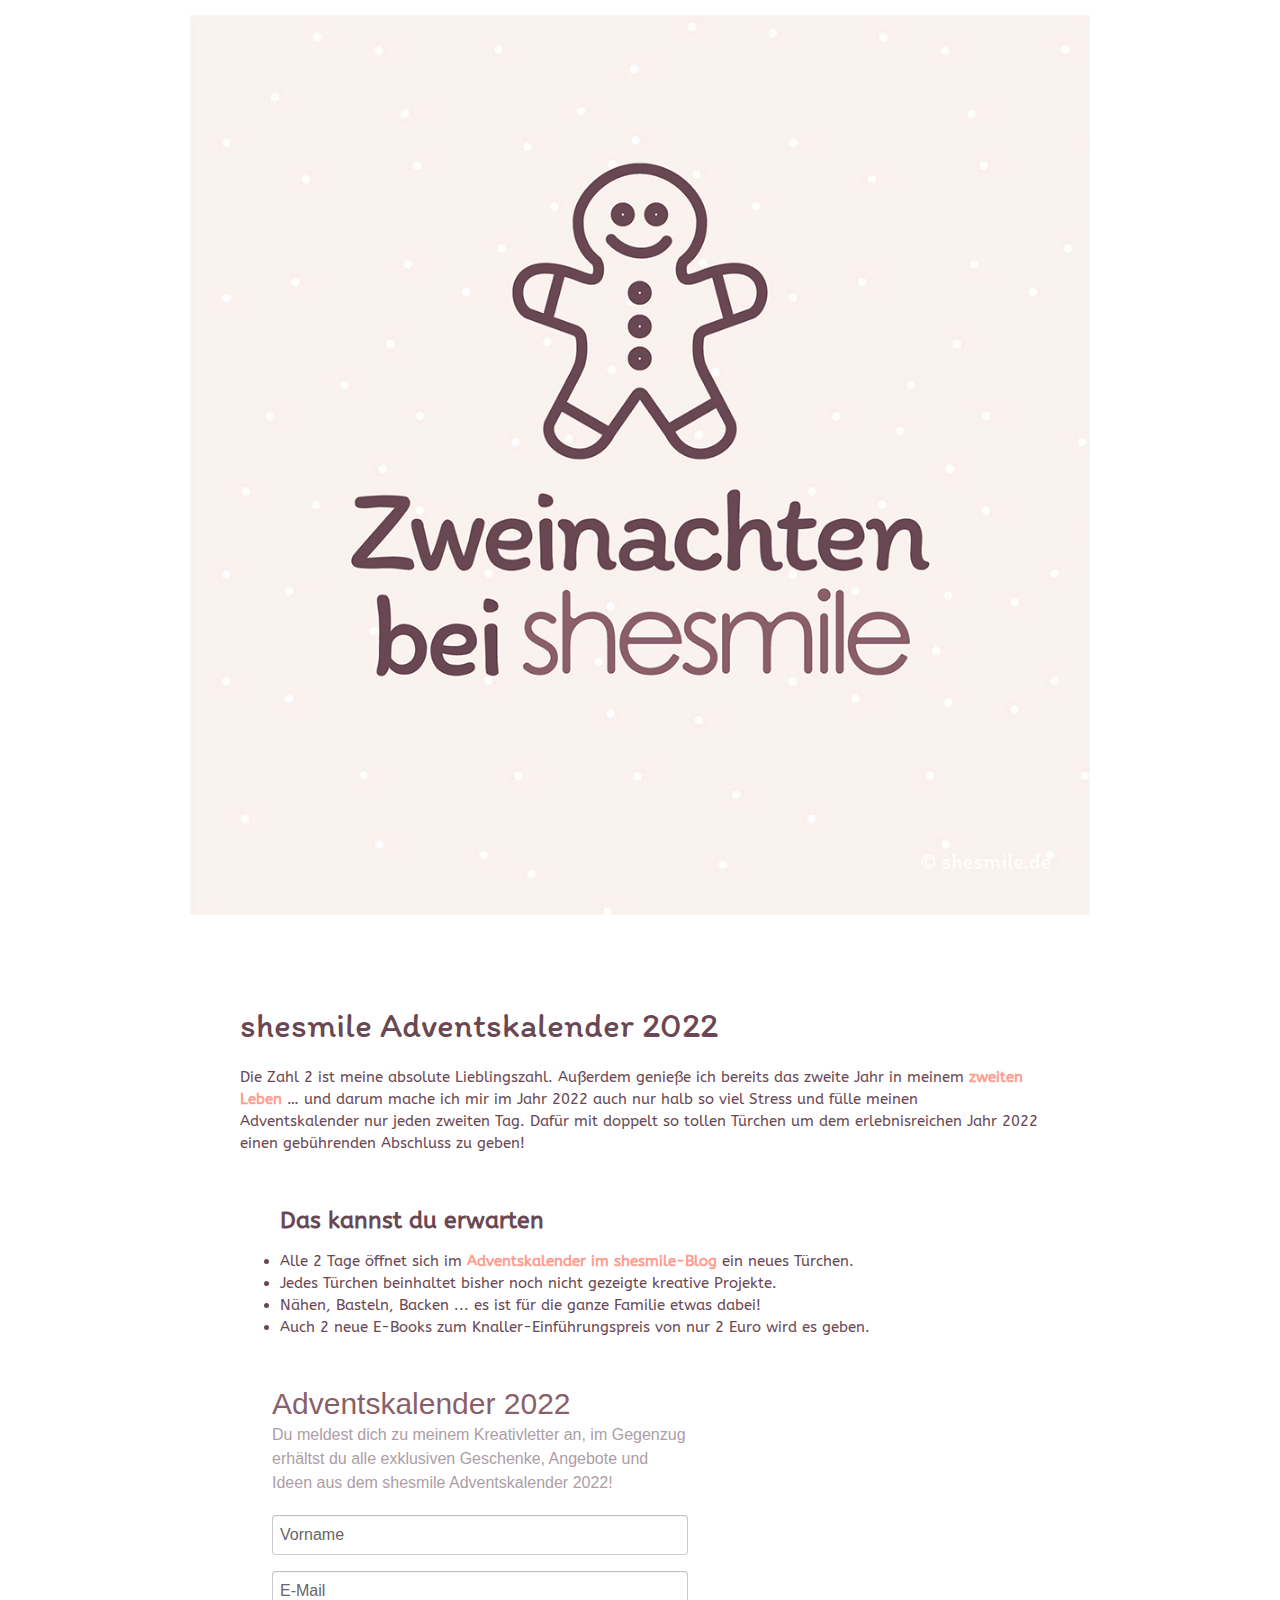
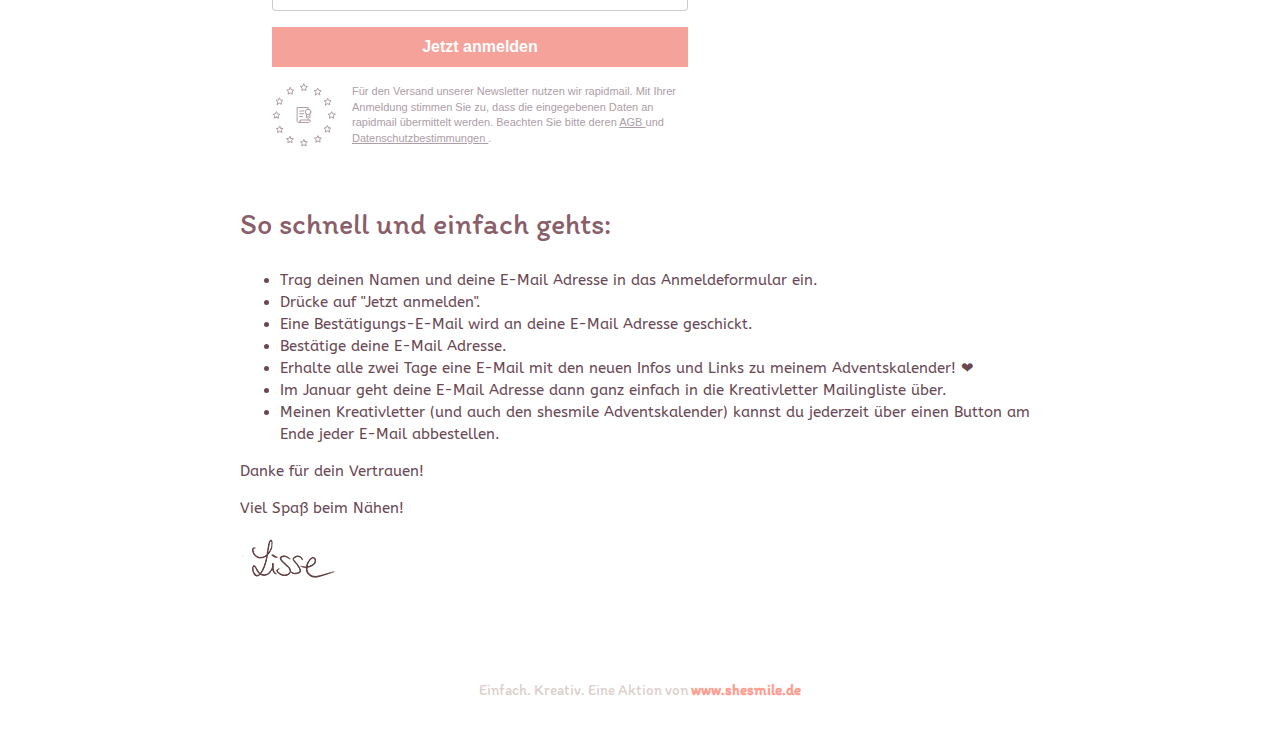
<file: adventskalender.html>
<!doctype html>
<html lang="de">
<head>
    <meta charset="UTF-8">
    <meta name="viewport" content="width=device-width, initial-scale=1">
    <title>shesmile feiert Zweinachten!</title>
    <link href="css/kreativletter.css" rel="stylesheet" type="text/css">
</head>
<body>
<div class="container">
    <p> <img src="images/02-shesmile-newsletter2.jpeg" alt="Adventskalender Zweinachten bei shesmile" width="100%" /></p>

    <header>
<h1>shesmile Adventskalender 2022</h1>
    <p>Die Zahl 2 ist meine absolute Lieblingszahl. Außerdem genieße ich bereits das zweite Jahr in meinem <strong><a href="https://shesmile.de/about/brustkrebs-tagebuch" title="zweiten Leben" target="_blank">zweiten Leben</a></strong> … und darum mache ich mir im Jahr 2022 auch nur halb so viel Stress und fülle meinen Adventskalender nur jeden zweiten Tag. Dafür mit doppelt so tollen Türchen um dem erlebnisreichen Jahr 2022 einen gebührenden Abschluss zu geben!
        <ul>
            <br>
        <h2>Das kannst du erwarten</h2>
            <li>Alle 2 Tage öffnet sich im <strong><a href="https://shesmile.de/aktionen/adventskalender" title="Adventskalender im shesmile-Blog" target="_blank">Adventskalender im shesmile-Blog</a></strong> ein neues Türchen.
            <li>Jedes Türchen beinhaltet bisher noch nicht gezeigte kreative Projekte.
            <li>Nähen, Basteln, Backen ... es ist für die ganze Familie etwas dabei!
            <li>Auch 2 neue E-Books zum Knaller-Einführungspreis von nur 2 Euro wird es geben.
        </ul>


        <div id="rmOrganism">
  <div class="rmEmbed rmLayout--vertical rmBase">
    <div data-page-type="formSubscribe" class="rmBase__body rmSubscription">
      <form method="post" action="https://t0903badb.emailsys1a.net/29/6177/05bc09b608/subscribe/form.html?_g=1670055013" class="rmBase__content">
        <div class="rmBase__container">
          <div class="rmBase__section">
            <div class="rmBase__el rmBase__el--heading">
              <div class="rmBase__comp--heading">
                Adventskalender 2022
    <!-- this linebreak is important, don't remove it! this will force trailing linebreaks to be displayed -->
                <br>
              </div>
            </div>
          </div>
          <div class="rmBase__section">
            <div class="rmBase__el rmBase__el--text">
              <div class="rmBase__comp--text">
                Du meldest dich zu meinem Kreativletter an, im Gegenzug erhältst du alle exklusiven Geschenke, Angebote und Ideen aus dem shesmile Adventskalender 2022!
    <!-- this linebreak is important, don't remove it! this will force trailing linebreaks to be displayed -->
                <br>
              </div>
            </div>
          </div>
          <div class="rmBase__section">
            <div class="rmBase__el rmBase__el--input rmBase__el--label-pos-none" data-field="firstname">
              <label for="firstname" class="rmBase__compLabel rmBase__compLabel--hideable">
                Vorname
              </label>
              <div class="rmBase__compContainer">
                <input type="text" name="firstname" id="firstname" placeholder="Vorname" value="" class="rmBase__comp--input comp__input">
                <div class="rmBase__compError"></div>
              </div>
            </div>
            <div class="rmBase__el rmBase__el--input rmBase__el--label-pos-none" data-field="email">
              <label for="email" class="rmBase__compLabel rmBase__compLabel--hideable">
                E-Mail-Adresse
              </label>
              <div class="rmBase__compContainer">
                <input type="text" name="email" id="email" placeholder="E-Mail" value="" class="rmBase__comp--input comp__input">
                <div class="rmBase__compError"></div>
              </div>
            </div>
            <div class="rmBase__el rmBase__el--cta">
              <button type="submit" class="rmBase__comp--cta">
                Jetzt anmelden
              </button>
            </div>
          </div>
          <div class="rmBase__section">
            <div class="rmBase__el rmBase__el--data-privacy">
              <div class="rmBase__comp--privacy">
                <figure class="privacy__visual">
                  <svg version="1.1" xmlns="http://www.w3.org/2000/svg" x="0" y="0" viewBox="0 0 256 256" xml:space="preserve">
                    <g stroke-linecap="round" stroke-linejoin="round" stroke-width="4" fill="currentColor" stroke="currentColor">
                      <path fill="none" stroke-miterlimit="10" d="M144.5 105v-7h-44v54c0 3.3 2.7 6 6 6M112.5 152c0 3.3-2.7 6-6 6h40c3.3 0 6-2.7 6-6v-4h-40V152z"/>
                        <line fill="none" stroke-miterlimit="10" x1="110.5" y1="112" x2="127.5" y2="112"/>
                          <line fill="none" stroke-miterlimit="10" x1="110.5" y1="123" x2="127.5" y2="123"/>
                            <line fill="none" stroke-miterlimit="10" x1="110.5" y1="134" x2="122.5" y2="134"/>
                              <polyline fill="none" stroke-miterlimit="10" points="151.5 124.5 151.5 139 144.5 134 137.5 139 137.5 124.5 "/>
                                <circle fill="none" stroke-miterlimit="10" cx="144.5" cy="116" r="11"/>
                                  <line fill="none" stroke-miterlimit="10" x1="144.5" y1="148" x2="144.5" y2="141"/>
                                    <path fill="none" stroke-miterlimit="10" d="M127.5 3.9l-4.2 8.9 -9.7 1.2 7.2 6.7 -1.8 9.6 8.6-4.7 8.6 4.7 -1.8-9.6 7.2-6.7 -9.7-1.2L127.5 3.9zM131.7 234.5l-4.2-8.9 -4.2 8.9 -9.7 1.2 7.2 6.7 -1.8 9.6 8.6-4.7 8.6 4.7 -1.8-9.6 7.2-6.7L131.7 234.5zM252.3 124.9l-9.7-1.2 -4.2-8.9 -4.2 8.9 -9.7 1.2 7.2 6.7 -1.8 9.6 8.6-4.7 8.6 4.7 -1.8-9.6L252.3 124.9zM17.6 136.5l8.6 4.7 -1.8-9.6 7.2-6.7 -9.7-1.2 -4.2-8.9 -4.2 8.9 -9.7 1.2 7.2 6.7L9 141.2 17.6 136.5zM174.1 47.1l8.6-4.7 8.6 4.7 -1.8-9.6 7.2-6.7 -9.7-1.2 -4.2-8.9 -4.2 8.9 -9.7 1.2 7.2 6.7L174.1 47.1zM76 221.6l-4.2-8.9 -4.2 8.9 -9.7 1.2 7.2 6.7 -1.8 9.6 8.6-4.7 8.6 4.7 -1.8-9.6 7.2-6.7L76 221.6zM225.8 178.9l-4.2-8.9 -4.2 8.9 -9.7 1.2 7.2 6.7 -1.8 9.6 8.6-4.7 8.6 4.7 -1.8-9.6 7.2-6.7L225.8 178.9zM21 85.5l8.6-4.7 8.6 4.7 -1.8-9.6 7.2-6.7L33.8 68l-4.2-8.9L25.4 68l-9.7 1.2 7.2 6.7L21 85.5zM214 87.4l8.6-4.7 8.6 4.7 -1.8-9.6 7.2-6.7 -9.7-1.2 -4.2-8.9 -4.2 8.9 -9.7 1.2 7.2 6.7L214 87.4zM34.7 180.8l-4.2-8.9 -4.2 8.9 -9.7 1.2 7.2 6.7 -1.8 9.6 8.6-4.7 8.6 4.7 -1.8-9.6 7.2-6.7L34.7 180.8zM187.9 219.2l-4.2-8.9 -4.2 8.9 -9.7 1.2 7.2 6.7 -1.8 9.6 8.6-4.7 8.6 4.7 -1.8-9.6 7.2-6.7L187.9 219.2zM72.8 18.3l-4.2 8.9 -9.7 1.2 7.2 6.7 -1.8 9.6 8.6-4.7 8.6 4.7 -1.8-9.6 7.2-6.7L77 27.2 72.8 18.3z"/></g>
                                  </svg>
                                </figure>
                                <p class="privacy__text">
                                  Für den Versand unserer Newsletter nutzen wir rapidmail. Mit Ihrer Anmeldung stimmen Sie zu, dass die eingegebenen Daten an rapidmail übermittelt werden. Beachten Sie bitte deren
                                  <a href="https://www.rapidmail.de/agb" target="_blank">
                                    AGB
                                  </a>
                                  und
                                  <a href="https://www.rapidmail.de/datenschutz-kundenbereich" target="_blank">
                                    Datenschutzbestimmungen
                                  </a>
                                  .
                                </p>
                              </div>
                            </div>
                          </div>
                        </div>
                      </form>
                    </div>
                    <div data-page-type="pageSubscribeSuccess" class="rmBase__body rmSubscription hidden">
                      <div class="rmBase__content">
                        <div class="rmBase__container">
                          <div class="rmBase__section">
                            <div class="rmBase__el rmBase__el--heading">
                              <div class="rmBase__comp--heading">
                                Ein Schritt fehlt noch ...
    <!-- this linebreak is important, don't remove it! this will force trailing linebreaks to be displayed -->
                                <br>
                              </div>
                            </div>
                          </div>
                          <div class="rmBase__section">
                            <div class="rmBase__el rmBase__el--text">
                              <div class="rmBase__comp--text">
                                Schau gleich mal in dein E-Mail-Postfach und bestätige deine E-Mail-Adresse über den Aktivierungslink.
    <!-- this linebreak is important, don't remove it! this will force trailing linebreaks to be displayed -->
                                <br>
                              </div>
                            </div>
                          </div>
                        </div>
                      </div>
                    </div>
                  </div>
                </div>
                <style>
        .rmBody.rmBody--embed {
        background: #FFFFFF;
    }
    #rmOrganism .rmBase {
        background: #FFFFFF;
        color: #AD9DA6;
        font-family: 'Calibri', sans-serif;
    }
    #rmOrganism .rmBase__comp--textlink {
        color: #F4A29A;
    }
    #rmOrganism .rmBase__comp--link {
        color: #F4A29A;
    }
    #rmOrganism .rmBase__comp--button {
        background: #F4A29A;
        border: 0px solid #F4A29A;
        border-radius: 0px;
        color: #FFFFFF;
    }
    #rmOrganism .rmBase__comp--cta {
        background: #F4A29A;
        border: 0px solid #F4A29A;
        border-radius: 0px;
        color: #FFFFFF;
    }
    #rmOrganism .rmBase__compError {
        color: #FFFFFF;
        background-color: #F88AA2;
    }
        #rmOrganism .rmSubscription {
        background: #FFFFFF;
        color: #AD9DA6;
        font-family: 'Calibri', sans-serif;
    }
    #rmOrganism .rmSubscription .rmBase__el {
        font-size: 16px;
        margin-bottom: 1em;
    }
    #rmOrganism .rmSubscription .rmBase__el--logo {
        text-align: left;
    }
    #rmOrganism .rmSubscription .rmBase__el--heading {
        margin-bottom: 0px;
        text-align: left;
    }
    #rmOrganism .rmSubscription .rmBase__el--text {
        margin-bottom: 20px;
        text-align: left;
    }
    #rmOrganism .rmSubscription .rmBase__el--link {
        text-align: left;
    }
    #rmOrganism .rmSubscription .rmBase__el--captcha {
        text-align: left;
    }
    #rmOrganism .rmSubscription .rmBase__el--cta {
        align-items: stretch
    }
    #rmOrganism .rmSubscription .rmBase__el--legal-notice {
        text-align: left;
    }
    #rmOrganism .rmSubscription .rmBase__comp--heading {
        color: #8A5F6A;
        font-size: 30px;
        line-height: 38px;
    }
    #rmOrganism .rmSubscription .rmBase__comp--text {
        font-size: 16px;
        line-height: 24px;
    }
    #rmOrganism .rmSubscription .rmBase__compLabel {
        color: #6A4853;
    }
    #rmOrganism .rmSubscription .rmBase__comp--cta {
        font-size: 16px;
    }
    #rmOrganism .rmPopup__close {
        font-family: 'Calibri', sans-serif;
    }
    #rmOrganism .rmPopup__backdrop {
        background: #303233;
        opacity: 0.6;
    }
        #rmOrganism .rmPage {
        background: #FFFFFF;
        color: #AD9DA6;
        font-family: 'Calibri', sans-serif;
    }
    #rmOrganism .rmPage .rmBase__comp--heading {
        color: #8A5F6A;
    }
    #rmOrganism .rmPage .rmBase__compLabel {
        color: #AD9DA6;
    }
    .rmBody{margin:0;padding:0}#rmOrganism{box-sizing:border-box}#rmOrganism *{color:currentColor;border:0;font-size:100%;font:inherit;margin:0;outline:none;padding:0;vertical-align:baseline}#rmOrganism *,#rmOrganism :after,#rmOrganism :before{box-sizing:inherit}#rmOrganism button::-moz-focus-inner,#rmOrganism input::-moz-focus-inner{border:0;padding:0}#rmOrganism input[type=email],#rmOrganism input[type=password],#rmOrganism input[type=text],#rmOrganism textarea{-webkit-appearance:none}#rmOrganism .hidden{display:none!important}#rmOrganism .rmPopup__container{bottom:0;display:none;left:0;overflow:hidden;pointer-events:none;position:fixed;right:0;top:0;z-index:1000}#rmOrganism .rmPopup__container.rmPopup--show{display:flex}#rmOrganism .rmPopup__container .rmPopup__backdrop{display:block;height:100%;left:0;pointer-events:auto;position:absolute;top:0;width:100%}#rmOrganism .rmPopup__container .rmPopup{overflow:hidden;pointer-events:auto}#rmOrganism .rmPopup__container .rmPopup .rmPopup__close{align-items:center;background:rgba(0,0,0,.6);border-radius:100%;color:#fff;cursor:pointer;display:flex;flex-direction:column;font-family:Arial,Helvetica,sans-serif;font-size:20px;font-weight:700;height:1.6em;justify-content:center;line-height:1;position:absolute;right:2px;text-align:center;top:2px;width:1.6em;z-index:100}#rmOrganism .rmPopup__container .rmPopup.rmPopup--modal{border-radius:1em 1em 0 0;max-height:90%;overflow:hidden;position:absolute;bottom:0;left:50%;transform:translate(-50%);width:98%}@media screen and (min-width:768px){#rmOrganism .rmPopup__container .rmPopup.rmPopup--modal{border-radius:1em;box-shadow:0 0 1em rgba(0,0,0,.25);bottom:auto;top:5%;width:calc(100% - 2em)}}#rmOrganism .rmPopup__container .rmPopup.rmPopup--sidebar{border-radius:1em 0 0 0;box-shadow:0 0 1em rgba(0,0,0,.25);max-height:calc(100% - 1em);overflow:hidden;position:absolute;right:0;bottom:0;width:calc(100% - 1em)}#rmOrganism .rmPopup__container .rmPopup.rmPopup--banner{box-shadow:0 0 1em rgba(0,0,0,.15);overflow:hidden;position:absolute;left:0;width:100%}#rmOrganism .rmPopup__container .rmPopup.rmPopup--banner.rmLayout--banner-top{top:0}#rmOrganism .rmPopup__container .rmPopup.rmPopup--banner.rmLayout--banner-bottom{bottom:0}#rmOrganism .rmBase__el .comp__input,#rmOrganism .rmBase__el .comp__select{background:#fff;border:none;border-radius:.25em;box-shadow:inset 0 2px 1px rgba(0,0,0,.05),inset 0 0 0 1px rgba(0,0,0,.2);color:#666;font-family:inherit;font-size:1em;font-weight:400;height:2.5em;line-height:1.5;margin:0;outline:none;padding:.5em;vertical-align:top;width:100%}#rmOrganism .rmBase__el .comp__input:focus,#rmOrganism .rmBase__el .comp__select:focus{box-shadow:inset 0 2px 1px rgba(0,0,0,.05),inset 0 0 0 1px rgba(0,0,0,.5);color:#666;outline:none}#rmOrganism .rmBase__el .comp__input::placeholder{color:currentColor!important;opacity:1!important}#rmOrganism .rmBase__el.rmBase__el--has-error .rmBase__compError{display:inline-block}#rmOrganism .rmBase__el--title .rmBase__comp--titleInput{margin-top:1em}#rmOrganism .rmBase__el--image{margin:0!important}#rmOrganism .rmBase__comp--image{background:no-repeat 50%;height:100%;position:relative;width:100%}#rmOrganism .rmBase__comp--image.image--fit{background-size:cover}#rmOrganism .rmBase__comp--image .image__link{display:block;height:100%;width:100%}#rmOrganism .rmBase__comp--logo{border:none;display:inline-block;height:auto;max-width:100%;vertical-align:top}#rmOrganism .rmBase__comp--logolink{display:inline-block}#rmOrganism .rmBase__comp--cta{cursor:pointer;display:inline-block;font-family:inherit;line-height:1.5;font-weight:700;text-align:center;padding:.5em 1.5em}#rmOrganism .rmBase__comp--button,#rmOrganism .rmBase__comp--link{cursor:pointer;display:inline-block;line-height:1.5;text-decoration:none}#rmOrganism .rmBase__comp--link{font-weight:400;padding:.5em 0}#rmOrganism .rmBase__comp--link:hover{text-decoration:underline}#rmOrganism .rmBase__comp--button{font-weight:700;padding:.5em 1em}#rmOrganism .rmBase__comp--textlink{cursor:pointer;font-weight:400;text-decoration:none}#rmOrganism .rmBase__comp--textlink:hover{text-decoration:underline}#rmOrganism .rmBase__comp--captcha{display:inline-block;max-width:100%;overflow:hidden;text-align:left;vertical-align:top}#rmOrganism .rmBase__comp--coupon{border:2px dashed;display:inline-block;line-height:1.5;padding:.75em 2.25em}#rmOrganism .rmBase__comp--birthday{display:flex}#rmOrganism .rmBase__comp--birthday .comp__select{flex-grow:1;min-width:1%}#rmOrganism .rmBase__comp--birthday .comp__select:not(:first-child){margin-left:1em}#rmOrganism .rmBase__comp--privacy{align-items:center;display:flex}#rmOrganism .rmBase__comp--privacy .privacy__visual{flex-shrink:0;font-size:16px;height:4em;margin-right:1em;width:4em}#rmOrganism .rmBase__comp--privacy .privacy__text{font-size:11px;line-height:1.4;text-align:left}#rmOrganism .rmBase__comp--privacy .privacy__text a{color:currentColor;text-decoration:underline}#rmOrganism .rmBase__comp--checkbox .vFormCheckbox,#rmOrganism .rmBase__comp--radio .vFormCheckbox{align-items:flex-start;display:inline-flex}#rmOrganism .rmBase__comp--checkbox .vFormCheckbox .vFormCheckbox__indicator,#rmOrganism .rmBase__comp--radio .vFormCheckbox .vFormCheckbox__indicator{background:#fff;border:1px solid #ccc;border-radius:.125em;color:#666;cursor:pointer;display:inline-block;flex-shrink:0;font-size:1.25em;height:1em;line-height:0;position:relative;vertical-align:top;width:1em}#rmOrganism .rmBase__comp--checkbox .vFormCheckbox .vFormCheckbox__input,#rmOrganism .rmBase__comp--radio .vFormCheckbox .vFormCheckbox__input{display:none;left:0;opacity:0;position:absolute;top:0}#rmOrganism .rmBase__comp--checkbox .vFormCheckbox .vFormCheckbox__input:checked~.vFormCheckbox__indicator:after,#rmOrganism .rmBase__comp--radio .vFormCheckbox .vFormCheckbox__input:checked~.vFormCheckbox__indicator:after{background:url("data:image/svg+xml;charset=utf-8,%3Csvg xmlns='http://www.w3.org/2000/svg' viewBox='0 0 20 20' width='10' height='10'%3E%3Cpath fill='%23333' d='M19.4 2.6c-.8-.8-2-.8-2.8 0L6.4 12.8l-3-3.1c-.8-.8-2-.8-2.8 0-.8.8-.8 2 0 2.8L5.1 17c.8.8 2 .8 2.8 0l1.4-1.4L19.4 5.4c.8-.8.8-2 0-2.8z'/%3E%3C/svg%3E") no-repeat 50%;content:"";display:block;height:.75em;left:50%;margin:-.375em 0 0 -.375em;position:absolute;top:50%;width:.75em}#rmOrganism .rmBase__comp--checkbox .vFormCheckbox .vFormCheckbox__label,#rmOrganism .rmBase__comp--radio .vFormCheckbox .vFormCheckbox__label{font-size:1em;line-height:1.25;margin:0}#rmOrganism .rmBase__comp--checkbox .vFormCheckbox .vFormCheckbox__indicator~.vFormCheckbox__label,#rmOrganism .rmBase__comp--radio .vFormCheckbox .vFormCheckbox__indicator~.vFormCheckbox__label{margin:0 0 0 .75em}#rmOrganism .rmBase__comp--checkbox .vFormCheckbox:hover .vFormCheckbox__indicator,#rmOrganism .rmBase__comp--radio .vFormCheckbox:hover .vFormCheckbox__indicator{border-color:#666}#rmOrganism .rmBase__comp--checkbox{font-size:1em;line-height:1.25}#rmOrganism .rmBase__comp--radio{padding-top:.625em}#rmOrganism .rmBase__comp--radio .vFormRadio__group--inline,#rmOrganism .rmBase__comp--radio .vFormRadio__group--stacked{display:inline-flex;flex-direction:row;flex-wrap:wrap}#rmOrganism .rmBase__comp--radio .vFormRadio__group--stacked{flex-direction:column}#rmOrganism .rmBase__comp--radio .vFormRadio{align-items:flex-start;display:inline-flex;vertical-align:top}#rmOrganism .rmBase__comp--radio .vFormRadio .vFormRadio__indicator{background:#fff;border:1px solid #ccc;border-radius:100%;color:#666;cursor:pointer;display:inline-block;flex-shrink:0;font-size:1.25em;height:1em;position:relative;vertical-align:top;width:1em}#rmOrganism .rmBase__comp--radio .vFormRadio .vFormRadio__input{display:none;left:0;opacity:0;position:absolute;top:0}#rmOrganism .rmBase__comp--radio .vFormRadio .vFormRadio__input:checked~.vFormRadio__indicator:after{background:currentColor;border-radius:100%;content:"";display:block;height:.5em;left:50%;margin:-.25em 0 0 -.25em;position:absolute;top:50%;width:.5em}#rmOrganism .rmBase__comp--radio .vFormRadio .vFormRadio__label{font-size:1em;line-height:1.25;margin:0 0 0 .75em}#rmOrganism .rmBase__comp--radio .vFormRadio:hover .vFormRadio__indicator{border-color:#666}#rmOrganism .rmBase__comp--radio .vFormRadio--inline{display:inline-flex}#rmOrganism .rmBase__comp--radio .vFormRadio--inline:not(:first-child){margin-left:1em}#rmOrganism .rmBase__comp--radio .vFormRadio--stacked{display:flex}#rmOrganism .rmBase__comp--radio .vFormRadio--stacked:not(:first-child){margin-top:.5em}#rmOrganism .rmBase__compError{border-radius:3px;display:none;font-size:12px;font-weight:700;line-height:1.5;margin-top:2px;padding:1px 5px}#rmOrganism .rmBase__compError--radio{margin-top:.5em}#rmOrganism .rmBase__comp--legal-noticeDivider{background:currentColor;border:none;color:inherit;display:inline-block;font-size:1em;height:2px;line-height:0;margin-bottom:1em;opacity:.25;overflow:hidden;width:10em}#rmOrganism .rmBase__comp--legal-notice{font-size:11px;line-height:1.4}@media screen and (min-width:480px){#rmOrganism .rmSubscription .rmBase__el.rmBase__el--label-pos-left{display:flex}#rmOrganism .rmSubscription .rmBase__el.rmBase__el--label-pos-left .rmBase__compLabel{flex-basis:30%;flex-shrink:0;hyphens:auto;margin:0;max-width:30%;padding:.625em .5em 0 0}#rmOrganism .rmSubscription .rmBase__el.rmBase__el--label-pos-left .rmBase__compContainer{flex-grow:1}}#rmOrganism .rmLayout--vertical.rmBase{display:flex;flex-direction:column;max-width:480px}@media screen and (min-width:768px){#rmOrganism .rmLayout--vertical.rmBase .rmBase__container{padding:2em}}#rmOrganism .rmLayout--vertical.rmBase.rmLayout--vertical-image-top .rmBase__el--image{flex-shrink:0;height:100px}@media screen and (min-width:768px){#rmOrganism .rmLayout--vertical.rmBase.rmLayout--vertical-image-top .rmBase__el--image{height:140px}}#rmOrganism .rmLayout--vertical.rmBase.rmLayout--vertical-image-right{max-width:640px}#rmOrganism .rmLayout--vertical.rmBase.rmLayout--vertical-image-right .rmBase__el--image{flex-shrink:0;height:100px}@media screen and (min-width:768px){#rmOrganism .rmLayout--vertical.rmBase.rmLayout--vertical-image-right .rmBase__body{flex-direction:row}#rmOrganism .rmLayout--vertical.rmBase.rmLayout--vertical-image-right .rmBase__el--image{flex-basis:0px;flex-grow:1;height:auto;order:10}#rmOrganism .rmLayout--vertical.rmBase.rmLayout--vertical-image-right .rmBase__content{flex-basis:80%;flex-grow:1;flex-shrink:0;max-width:400px}}#rmOrganism .rmLayout--vertical.rmBase.rmLayout--vertical-image-bottom .rmBase__el--image{flex-shrink:0;height:100px;order:10}@media screen and (min-width:768px){#rmOrganism .rmLayout--vertical.rmBase.rmLayout--vertical-image-bottom .rmBase__el--image{height:140px}}#rmOrganism .rmLayout--vertical.rmBase.rmLayout--vertical-image-left{max-width:640px}#rmOrganism .rmLayout--vertical.rmBase.rmLayout--vertical-image-left .rmBase__el--image{flex-shrink:0;height:100px}@media screen and (min-width:768px){#rmOrganism .rmLayout--vertical.rmBase.rmLayout--vertical-image-left .rmBase__body{flex-direction:row}#rmOrganism .rmLayout--vertical.rmBase.rmLayout--vertical-image-left .rmBase__el--image{flex-basis:0px;flex-grow:1;height:auto}#rmOrganism .rmLayout--vertical.rmBase.rmLayout--vertical-image-left .rmBase__content{flex-basis:80%;flex-grow:1;flex-shrink:0;max-width:400px}}#rmOrganism .rmLayout--horizontal.rmBase{display:flex;flex-direction:column;max-width:640px}@media screen and (min-width:768px){#rmOrganism .rmLayout--horizontal.rmBase .rmBase__container{padding:2em}#rmOrganism .rmLayout--horizontal.rmBase .rmBase__section{display:flex;flex-direction:row}#rmOrganism .rmLayout--horizontal.rmBase .rmBase__section .rmBase__el{flex-basis:0px;flex-grow:1;margin-right:1em}#rmOrganism .rmLayout--horizontal.rmBase .rmBase__section .rmBase__el:last-child{margin-right:0}#rmOrganism .rmLayout--horizontal.rmBase .rmBase__section .rmBase__el--cta:not(:only-child),#rmOrganism .rmLayout--horizontal.rmBase .rmBase__section .rmBase__el--link:not(:only-child){flex-basis:auto;flex-grow:0;flex-shrink:0}#rmOrganism .rmLayout--horizontal.rmBase .rmBase__section .rmBase__el--label-pos-top~.rmBase__el--cta:not(:only-child),#rmOrganism .rmLayout--horizontal.rmBase .rmBase__section .rmBase__el--label-pos-top~.rmBase__el--link:not(:only-child){align-self:flex-end}#rmOrganism .rmLayout--horizontal.rmBase .rmBase__section:last-child .rmBase__el{margin-bottom:0}}#rmOrganism .rmLayout--horizontal.rmBase.rmLayout--horizontal-image-right{max-width:800px}#rmOrganism .rmLayout--horizontal.rmBase.rmLayout--horizontal-image-right .rmBase__el--image{flex-shrink:0;height:100px}@media screen and (min-width:768px){#rmOrganism .rmLayout--horizontal.rmBase.rmLayout--horizontal-image-right .rmBase__body{flex-direction:row}#rmOrganism .rmLayout--horizontal.rmBase.rmLayout--horizontal-image-right .rmBase__el--image{flex-basis:0px;flex-grow:1;height:auto;order:10}#rmOrganism .rmLayout--horizontal.rmBase.rmLayout--horizontal-image-right .rmBase__content{flex-basis:90%;flex-grow:1;flex-shrink:0;max-width:640px}}#rmOrganism .rmLayout--horizontal.rmBase.rmLayout--horizontal-image-left{max-width:800px}#rmOrganism .rmLayout--horizontal.rmBase.rmLayout--horizontal-image-left .rmBase__el--image{flex-shrink:0;height:100px}@media screen and (min-width:768px){#rmOrganism .rmLayout--horizontal.rmBase.rmLayout--horizontal-image-left .rmBase__body{flex-direction:row}#rmOrganism .rmLayout--horizontal.rmBase.rmLayout--horizontal-image-left .rmBase__el--image{flex-basis:0px;flex-grow:1;height:auto}#rmOrganism .rmLayout--horizontal.rmBase.rmLayout--horizontal-image-left .rmBase__content{flex-basis:90%;flex-grow:1;flex-shrink:0;max-width:640px}}@media screen and (min-width:768px){#rmOrganism .rmLayout--banner.rmBase{display:flex;flex-direction:column}#rmOrganism .rmLayout--banner.rmBase .rmBase__content{margin:0 auto;max-width:1200px;width:100%}#rmOrganism .rmLayout--banner.rmBase .rmBase__container{padding:1em 2em}#rmOrganism .rmLayout--banner.rmBase .rmBase__section{display:flex;flex-direction:row;min-width:480px}#rmOrganism .rmLayout--banner.rmBase .rmBase__section .rmBase__el{flex-basis:0px;flex-grow:1;margin-right:1em}#rmOrganism .rmLayout--banner.rmBase .rmBase__section .rmBase__el:last-child{margin-right:0}#rmOrganism .rmLayout--banner.rmBase .rmBase__section .rmBase__el--cta:not(:only-child),#rmOrganism .rmLayout--banner.rmBase .rmBase__section .rmBase__el--link:not(:only-child){flex-basis:auto;flex-grow:0;flex-shrink:0}#rmOrganism .rmLayout--banner.rmBase .rmBase__section .rmBase__el--label-pos-top~.rmBase__el--cta:not(:only-child),#rmOrganism .rmLayout--banner.rmBase .rmBase__section .rmBase__el--label-pos-top~.rmBase__el--link:not(:only-child){align-self:flex-end}#rmOrganism .rmLayout--banner.rmBase .rmBase__section:last-child .rmBase__el{margin-bottom:0}}#rmOrganism .rmSubscription.rmBase__body{display:flex;flex-direction:column;overflow:hidden}#rmOrganism .rmSubscription .rmBase__content{-webkit-overflow-scrolling:touch;box-sizing:border-box;margin:0;overflow:auto}#rmOrganism .rmSubscription .rmBase__container{padding:2em 1em}#rmOrganism .rmSubscription .rmBase__el .rmBase__compLabel{display:block;line-height:1.25;margin:0 0 .25em;max-width:99%;overflow:hidden;text-overflow:ellipsis;vertical-align:top;white-space:nowrap}#rmOrganism .rmSubscription .rmBase__el.rmBase__el--label-pos-none .rmBase__compLabel.rmBase__compLabel--hideable{display:none}#rmOrganism .rmSubscription .rmBase__el.rmBase__el--cta{display:flex;flex-direction:column}#rmOrganism .rmSubscription .rmBase__section:last-child .rmBase__el:last-child{margin-bottom:0}.rmBody.rmBody--subscription.rmBody--popup{background:#e9edf2}.rmBody.rmBody--subscription.rmBody--embed #rmOrganism .rmBase{margin:0 auto}#rmOrganism .rmPage{font-size:16px}#rmOrganism .rmPage .rmBase__container{margin:0 auto;max-width:44em;padding:2em 1em}@media screen and (min-width:768px){#rmOrganism .rmPage .rmBase__container{padding:2em}}#rmOrganism .rmPage .rmBase__comp--heading{font-size:2em;line-height:1.25}#rmOrganism .rmPage .rmBase__compLabel{display:block;line-height:1.25;margin:0 0 .25em;max-width:99%;overflow:hidden;text-overflow:ellipsis;vertical-align:top;white-space:nowrap}#rmOrganism .rmPage .rmBase__el{font-size:1em;line-height:1.4;margin-bottom:1em}#rmOrganism .rmPage .rmBase__el--logo{margin:0 0 3em}#rmOrganism .rmPage .rmBase__el--coupon,#rmOrganism .rmPage .rmBase__el--cta,#rmOrganism .rmPage .rmBase__el--unsubscribe-reason{margin:3em 0}#rmOrganism .rmPage .rmBase__el--coupon .rmBase__compLabel,#rmOrganism .rmPage .rmBase__el--unsubscribe-reason .rmBase__compLabel{margin:0 0 .5em;max-width:100%;overflow:visible;text-overflow:unset;white-space:normal}#rmOrganism .rmPage .rmBase__el--unsubscribe-reason{text-align:left}#rmOrganism .rmPage .rmBase__el--legal-notice{margin-top:3rem;text-align:left}#rmOrganism .rmPage .rmBase__section:last-child .rmBase__el:last-child{margin-bottom:0}#rmOrganism .rmLayout--page-centered .rmPage .rmBase__container,#rmOrganism .rmLayout--page-centered .rmPage .rmBase__container .rmBase__el--legal-notice{text-align:center}#rmOrganism .rmLayout--legacy .rmBase__el .comp__input,#rmOrganism .rmLayout--legacy .rmBase__el .comp__select{border-radius:0;height:2em;padding:.25em .5em}@media screen and (min-width:360px){#rmOrganism .rmLayout--legacy .rmSubscription .rmBase__el.rmBase__el--label-pos-left{display:flex}#rmOrganism .rmLayout--legacy .rmSubscription .rmBase__el.rmBase__el--label-pos-left .rmBase__compLabel{flex-basis:140px;flex-shrink:0;hyphens:auto;margin:0;max-width:140px;padding:.375em .5em 0 0}#rmOrganism .rmLayout--legacy .rmSubscription .rmBase__el.rmBase__el--label-pos-left .rmBase__compContainer{flex-grow:1}}#rmOrganism .rmLayout--legacy.rmBase{display:flex;flex-direction:column;max-width:400px}#rmOrganism .rmLayout--legacy.rmBase .rmBase__container{padding:10px}.rmBody.rmBody--subscription.rmBody--legacy{background:transparent}.rmBody.rmBody--subscription.rmBody--legacy.rmBody--embed #rmOrganism .rmBase{margin:0 auto 0 0}
                </style>
                <script src="https://t0903badb.emailsys1a.net/form/29/6137/81701e6c89/embedded.js" async></script>


        <h3>So schnell und einfach gehts:</h3>

        <ul>
            <li>Trag deinen Namen und deine E-Mail Adresse in das Anmeldeformular ein.</li>
            <li>Drücke auf "Jetzt anmelden".</li>
            <li>Eine Bestätigungs-E-Mail wird an deine E-Mail Adresse geschickt.</li>
            <li>Bestätige deine E-Mail Adresse.</li>
            <li>Erhalte alle zwei Tage eine E-Mail mit den neuen Infos und Links zu meinem Adventskalender! ❤</li>
            <li>Im Januar geht deine E-Mail Adresse dann ganz einfach in die Kreativletter Mailingliste über.</li>
            <li>Meinen Kreativletter (und auch den shesmile Adventskalender) kannst du jederzeit über einen Button am Ende jeder E-Mail abbestellen.</li>

        </ul>
        
        <p>
        <p>Danke für dein Vertrauen!</p>
        <p>Viel Spaß beim Nähen!</p>

        <p><img src="images/unterschrift-lisse.png" alt="Lisse von shesmile" /> </p>
        <p>
        <p>
        
    </header>

    <footer>
        <br>
        <p class="footerDisclaimer">Einfach. Kreativ. Eine Aktion von <a href="https://shesmile.de/impressum" title="Impressum von shesmile" target="_self">www.shesmile.de</a></p>

    </footer>
</div>
</body>
</html>
</file>
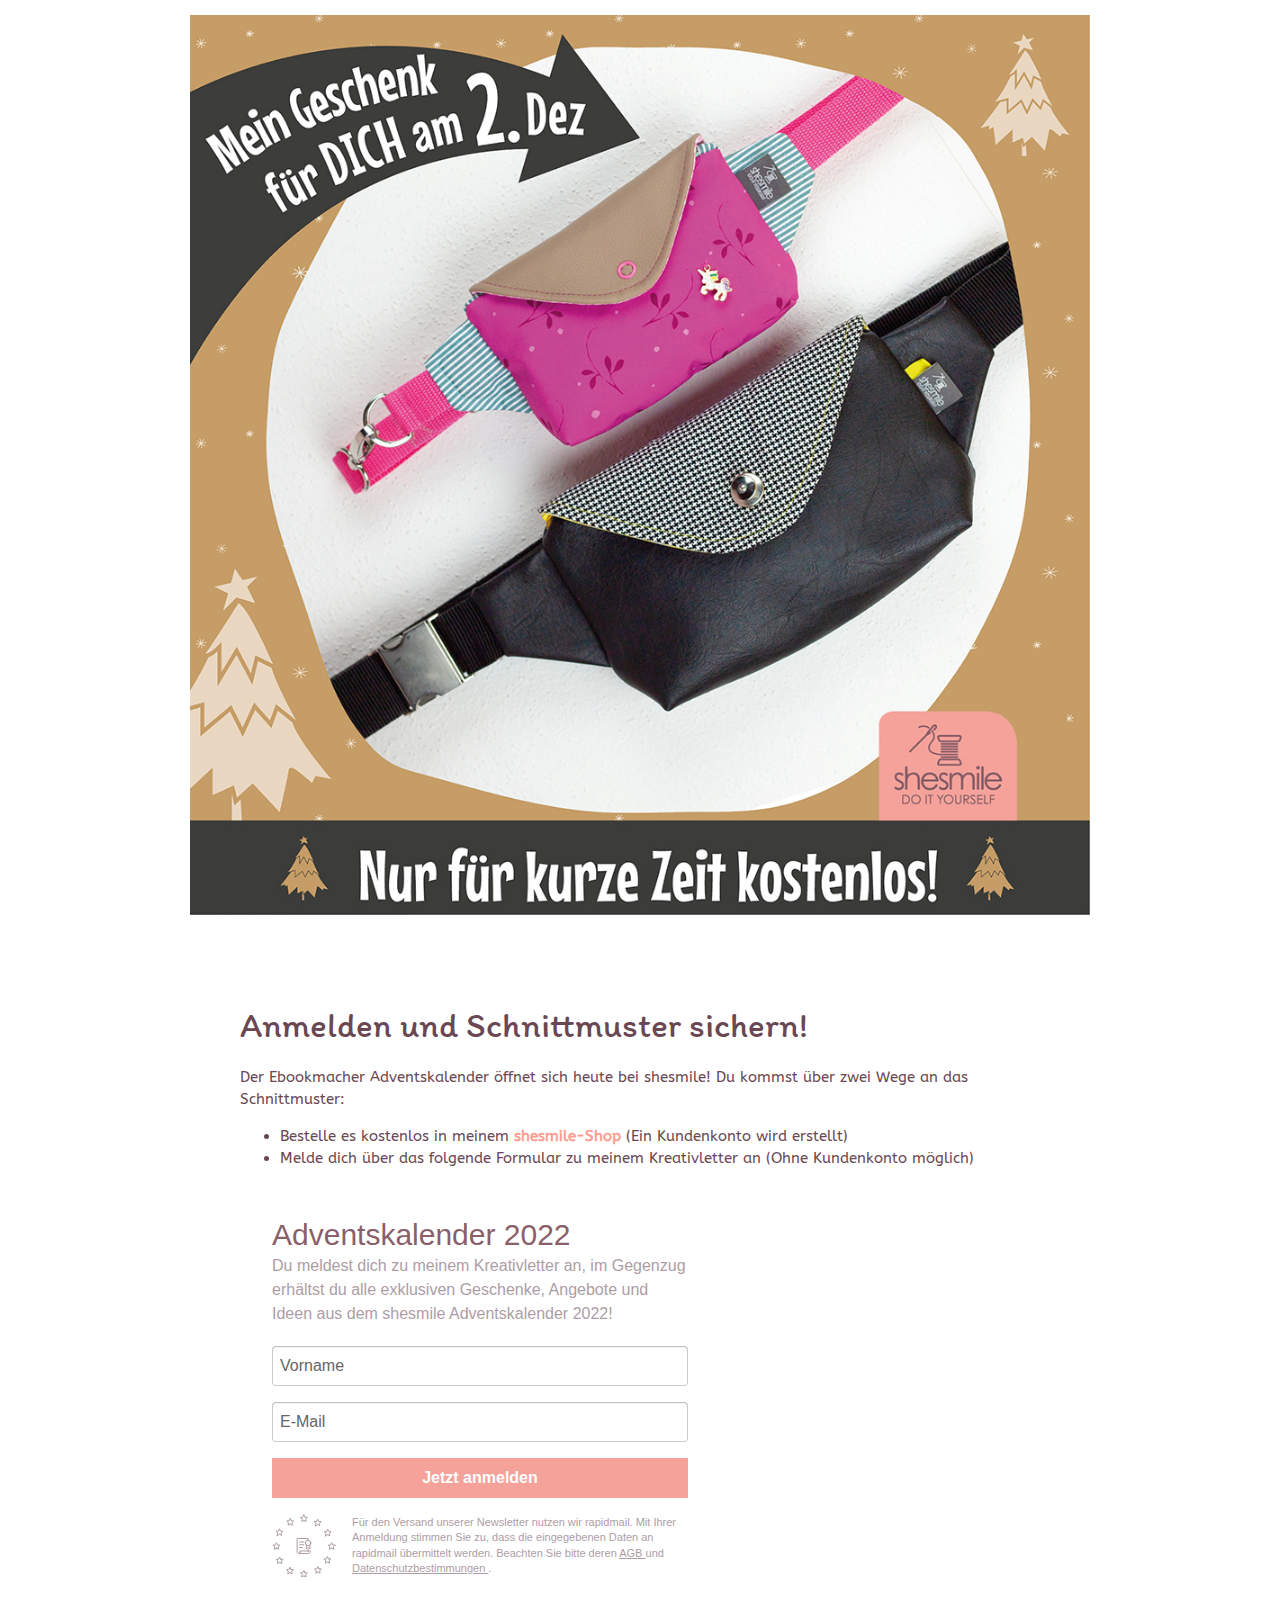
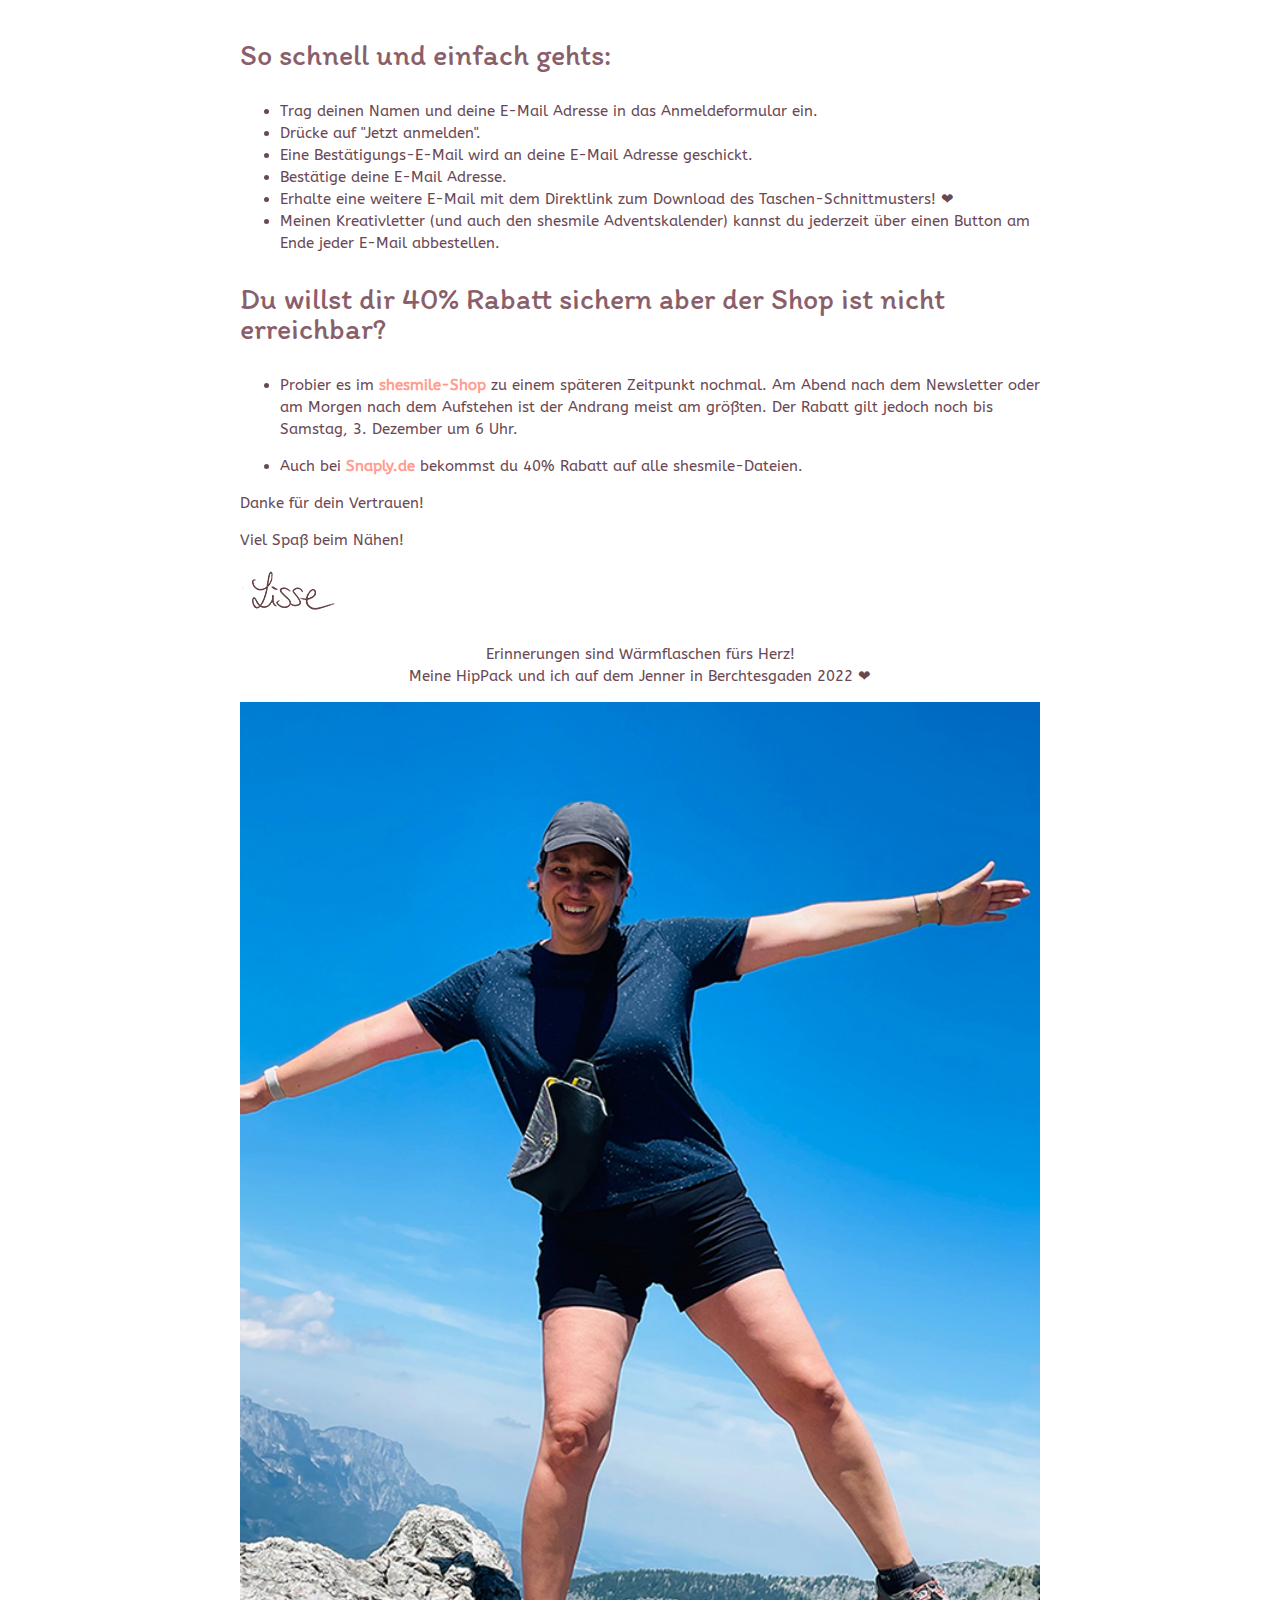
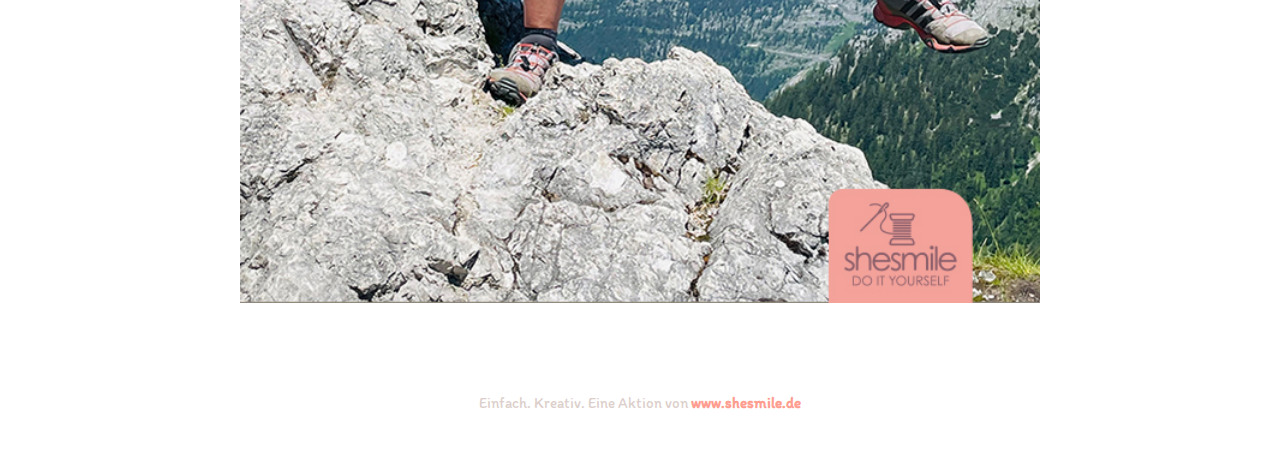
<file: hippack.html>
<!doctype html>
<html lang="de">
<head>
    <meta charset="UTF-8">
    <meta name="viewport" content="width=device-width, initial-scale=1">
    <title>Gürteltasche "HipPack" für kurze Zeit kostenlos!</title>
    <link href="css/kreativletter.css" rel="stylesheet" type="text/css">
</head>
<body>
<div class="container">
    <p> <img src="images/02-shesmile-geschenk.jpeg" alt="Gürteltasche HipPack kostenlos!" width="100%" /></p>

    <header>

        <h1>Anmelden und Schnittmuster sichern!</h1>

        <p>Der Ebookmacher Adventskalender öffnet sich heute bei shesmile! Du kommst über zwei Wege an das Schnittmuster:
        <ul>
            <li>Bestelle es kostenlos in meinem <strong><a href="https://shesmile.de/shop/" title="Webshop von shesmile" target="_blank">shesmile-Shop</a></strong> (Ein Kundenkonto wird erstellt)
            <li>Melde dich über das folgende Formular zu meinem Kreativletter an (Ohne Kundenkonto möglich)
        </ul>


        <div id="rmOrganism">
            <div class="rmEmbed rmLayout--vertical rmBase">
                <div data-page-type="formSubscribe" class="rmBase__body rmSubscription">
                    <form method="post" action="https://t0903badb.emailsys1a.net/29/6177/05bc09b608/subscribe/form.html?_g=1668072436" class="rmBase__content">
                        <div class="rmBase__container">
                            <div class="rmBase__section">
                                <div class="rmBase__el rmBase__el--heading">
                                    <div class="rmBase__comp--heading">
                                        Adventskalender 2022
                                        <!-- this linebreak is important, don't remove it! this will force trailing linebreaks to be displayed -->
                                        <br>
                                    </div>
                                </div>
                            </div>
                            <div class="rmBase__section">
                                <div class="rmBase__el rmBase__el--text">
                                    <div class="rmBase__comp--text">
                                        Du meldest dich zu meinem Kreativletter an, im Gegenzug erhältst du alle exklusiven Geschenke, Angebote und Ideen aus dem shesmile Adventskalender 2022!
                                        <!-- this linebreak is important, don't remove it! this will force trailing linebreaks to be displayed -->
                                        <br>
                                    </div>
                                </div>
                            </div>
                            <div class="rmBase__section">
                                <div class="rmBase__el rmBase__el--input rmBase__el--label-pos-none" data-field="firstname">
                                    <label for="firstname" class="rmBase__compLabel rmBase__compLabel--hideable">
                                        Vorname
                                    </label>
                                    <div class="rmBase__compContainer">
                                        <input type="text" name="firstname" id="firstname" placeholder="Vorname" value="" class="rmBase__comp--input comp__input">
                                        <div class="rmBase__compError"></div>
                                    </div>
                                </div>
                                <div class="rmBase__el rmBase__el--input rmBase__el--label-pos-none" data-field="email">
                                    <label for="email" class="rmBase__compLabel rmBase__compLabel--hideable">
                                        E-Mail-Adresse
                                    </label>
                                    <div class="rmBase__compContainer">
                                        <input type="text" name="email" id="email" placeholder="E-Mail" value="" class="rmBase__comp--input comp__input">
                                        <div class="rmBase__compError"></div>
                                    </div>
                                </div>
                                <div class="rmBase__el rmBase__el--cta">
                                    <button type="submit" class="rmBase__comp--cta">
                                        Jetzt anmelden
                                    </button>
                                </div>
                            </div>
                            <div class="rmBase__section">
                                <div class="rmBase__el rmBase__el--data-privacy">
                                    <div class="rmBase__comp--privacy">
                                        <figure class="privacy__visual">
                                            <svg version="1.1" xmlns="http://www.w3.org/2000/svg" x="0" y="0" viewBox="0 0 256 256" xml:space="preserve">
                    <g stroke-linecap="round" stroke-linejoin="round" stroke-width="4" fill="currentColor" stroke="currentColor">
                      <path fill="none" stroke-miterlimit="10" d="M144.5 105v-7h-44v54c0 3.3 2.7 6 6 6M112.5 152c0 3.3-2.7 6-6 6h40c3.3 0 6-2.7 6-6v-4h-40V152z"/>
                        <line fill="none" stroke-miterlimit="10" x1="110.5" y1="112" x2="127.5" y2="112"/>
                        <line fill="none" stroke-miterlimit="10" x1="110.5" y1="123" x2="127.5" y2="123"/>
                        <line fill="none" stroke-miterlimit="10" x1="110.5" y1="134" x2="122.5" y2="134"/>
                        <polyline fill="none" stroke-miterlimit="10" points="151.5 124.5 151.5 139 144.5 134 137.5 139 137.5 124.5 "/>
                        <circle fill="none" stroke-miterlimit="10" cx="144.5" cy="116" r="11"/>
                        <line fill="none" stroke-miterlimit="10" x1="144.5" y1="148" x2="144.5" y2="141"/>
                        <path fill="none" stroke-miterlimit="10" d="M127.5 3.9l-4.2 8.9 -9.7 1.2 7.2 6.7 -1.8 9.6 8.6-4.7 8.6 4.7 -1.8-9.6 7.2-6.7 -9.7-1.2L127.5 3.9zM131.7 234.5l-4.2-8.9 -4.2 8.9 -9.7 1.2 7.2 6.7 -1.8 9.6 8.6-4.7 8.6 4.7 -1.8-9.6 7.2-6.7L131.7 234.5zM252.3 124.9l-9.7-1.2 -4.2-8.9 -4.2 8.9 -9.7 1.2 7.2 6.7 -1.8 9.6 8.6-4.7 8.6 4.7 -1.8-9.6L252.3 124.9zM17.6 136.5l8.6 4.7 -1.8-9.6 7.2-6.7 -9.7-1.2 -4.2-8.9 -4.2 8.9 -9.7 1.2 7.2 6.7L9 141.2 17.6 136.5zM174.1 47.1l8.6-4.7 8.6 4.7 -1.8-9.6 7.2-6.7 -9.7-1.2 -4.2-8.9 -4.2 8.9 -9.7 1.2 7.2 6.7L174.1 47.1zM76 221.6l-4.2-8.9 -4.2 8.9 -9.7 1.2 7.2 6.7 -1.8 9.6 8.6-4.7 8.6 4.7 -1.8-9.6 7.2-6.7L76 221.6zM225.8 178.9l-4.2-8.9 -4.2 8.9 -9.7 1.2 7.2 6.7 -1.8 9.6 8.6-4.7 8.6 4.7 -1.8-9.6 7.2-6.7L225.8 178.9zM21 85.5l8.6-4.7 8.6 4.7 -1.8-9.6 7.2-6.7L33.8 68l-4.2-8.9L25.4 68l-9.7 1.2 7.2 6.7L21 85.5zM214 87.4l8.6-4.7 8.6 4.7 -1.8-9.6 7.2-6.7 -9.7-1.2 -4.2-8.9 -4.2 8.9 -9.7 1.2 7.2 6.7L214 87.4zM34.7 180.8l-4.2-8.9 -4.2 8.9 -9.7 1.2 7.2 6.7 -1.8 9.6 8.6-4.7 8.6 4.7 -1.8-9.6 7.2-6.7L34.7 180.8zM187.9 219.2l-4.2-8.9 -4.2 8.9 -9.7 1.2 7.2 6.7 -1.8 9.6 8.6-4.7 8.6 4.7 -1.8-9.6 7.2-6.7L187.9 219.2zM72.8 18.3l-4.2 8.9 -9.7 1.2 7.2 6.7 -1.8 9.6 8.6-4.7 8.6 4.7 -1.8-9.6 7.2-6.7L77 27.2 72.8 18.3z"/></g>
                                  </svg>
                                        </figure>
                                        <p class="privacy__text">
                                            Für den Versand unserer Newsletter nutzen wir rapidmail. Mit Ihrer Anmeldung stimmen Sie zu, dass die eingegebenen Daten an rapidmail übermittelt werden. Beachten Sie bitte deren
                                            <a href="https://www.rapidmail.de/agb" target="_blank">
                                                AGB
                                            </a>
                                            und
                                            <a href="https://www.rapidmail.de/datenschutz-kundenbereich" target="_blank">
                                                Datenschutzbestimmungen
                                            </a>
                                            .
                                        </p>
                                    </div>
                                </div>
                            </div>
                        </div>
                    </form>
                </div>
                <div data-page-type="pageSubscribeSuccess" class="rmBase__body rmSubscription hidden">
                    <div class="rmBase__content">
                        <div class="rmBase__container">
                            <div class="rmBase__section">
                                <div class="rmBase__el rmBase__el--heading">
                                    <div class="rmBase__comp--heading">
                                        Ein Schritt fehlt noch ...
                                        <!-- this linebreak is important, don't remove it! this will force trailing linebreaks to be displayed -->
                                        <br>
                                    </div>
                                </div>
                            </div>
                            <div class="rmBase__section">
                                <div class="rmBase__el rmBase__el--text">
                                    <div class="rmBase__comp--text">
                                        Schau gleich mal in dein E-Mail-Postfach und bestätige deine E-Mail-Adresse über den Aktivierungslink.
                                        <!-- this linebreak is important, don't remove it! this will force trailing linebreaks to be displayed -->
                                        <br>
                                    </div>
                                </div>
                            </div>
                        </div>
                    </div>
                </div>
            </div>
        </div>
        <style>
            .rmBody.rmBody--embed {
                background: #FFFFFF;
            }
            #rmOrganism .rmBase {
                background: #FFFFFF;
                color: #AD9DA6;
                font-family: 'Calibri', sans-serif;
            }
            #rmOrganism .rmBase__comp--textlink {
                color: #F4A29A;
            }
            #rmOrganism .rmBase__comp--link {
                color: #F4A29A;
            }
            #rmOrganism .rmBase__comp--button {
                background: #F4A29A;
                border: 0px solid #F4A29A;
                border-radius: 0px;
                color: #FFFFFF;
            }
            #rmOrganism .rmBase__comp--cta {
                background: #F4A29A;
                border: 0px solid #F4A29A;
                border-radius: 0px;
                color: #FFFFFF;
            }
            #rmOrganism .rmBase__compError {
                color: #FFFFFF;
                background-color: #F88AA2;
            }
            #rmOrganism .rmSubscription {
                background: #FFFFFF;
                color: #AD9DA6;
                font-family: 'Calibri', sans-serif;
            }
            #rmOrganism .rmSubscription .rmBase__el {
                font-size: 16px;
                margin-bottom: 1em;
            }
            #rmOrganism .rmSubscription .rmBase__el--logo {
                text-align: left;
            }
            #rmOrganism .rmSubscription .rmBase__el--heading {
                margin-bottom: 0px;
                text-align: left;
            }
            #rmOrganism .rmSubscription .rmBase__el--text {
                margin-bottom: 20px;
                text-align: left;
            }
            #rmOrganism .rmSubscription .rmBase__el--link {
                text-align: left;
            }
            #rmOrganism .rmSubscription .rmBase__el--captcha {
                text-align: left;
            }
            #rmOrganism .rmSubscription .rmBase__el--cta {
                align-items: stretch
            }
            #rmOrganism .rmSubscription .rmBase__el--legal-notice {
                text-align: left;
            }
            #rmOrganism .rmSubscription .rmBase__comp--heading {
                color: #8A5F6A;
                font-size: 30px;
                line-height: 38px;
            }
            #rmOrganism .rmSubscription .rmBase__comp--text {
                font-size: 16px;
                line-height: 24px;
            }
            #rmOrganism .rmSubscription .rmBase__compLabel {
                color: #6A4853;
            }
            #rmOrganism .rmSubscription .rmBase__comp--cta {
                font-size: 16px;
            }
            #rmOrganism .rmPopup__close {
                font-family: 'Calibri', sans-serif;
            }
            #rmOrganism .rmPopup__backdrop {
                background: #303233;
                opacity: 0.6;
            }
            #rmOrganism .rmPage {
                background: #FFFFFF;
                color: #AD9DA6;
                font-family: 'Calibri', sans-serif;
            }
            #rmOrganism .rmPage .rmBase__comp--heading {
                color: #8A5F6A;
            }
            #rmOrganism .rmPage .rmBase__compLabel {
                color: #AD9DA6;
            }
            .rmBody{margin:0;padding:0}#rmOrganism{box-sizing:border-box}#rmOrganism *{color:currentColor;border:0;font-size:100%;font:inherit;margin:0;outline:none;padding:0;vertical-align:baseline}#rmOrganism *,#rmOrganism :after,#rmOrganism :before{box-sizing:inherit}#rmOrganism button::-moz-focus-inner,#rmOrganism input::-moz-focus-inner{border:0;padding:0}#rmOrganism input[type=email],#rmOrganism input[type=password],#rmOrganism input[type=text],#rmOrganism textarea{-webkit-appearance:none}#rmOrganism .hidden{display:none!important}#rmOrganism .rmPopup__container{bottom:0;display:none;left:0;overflow:hidden;pointer-events:none;position:fixed;right:0;top:0;z-index:1000}#rmOrganism .rmPopup__container.rmPopup--show{display:flex}#rmOrganism .rmPopup__container .rmPopup__backdrop{display:block;height:100%;left:0;pointer-events:auto;position:absolute;top:0;width:100%}#rmOrganism .rmPopup__container .rmPopup{overflow:hidden;pointer-events:auto}#rmOrganism .rmPopup__container .rmPopup .rmPopup__close{align-items:center;background:rgba(0,0,0,.6);border-radius:100%;color:#fff;cursor:pointer;display:flex;flex-direction:column;font-family:Arial,Helvetica,sans-serif;font-size:20px;font-weight:700;height:1.6em;justify-content:center;line-height:1;position:absolute;right:2px;text-align:center;top:2px;width:1.6em;z-index:100}#rmOrganism .rmPopup__container .rmPopup.rmPopup--modal{border-radius:1em 1em 0 0;max-height:90%;overflow:hidden;position:absolute;bottom:0;left:50%;transform:translate(-50%);width:98%}@media screen and (min-width:768px){#rmOrganism .rmPopup__container .rmPopup.rmPopup--modal{border-radius:1em;box-shadow:0 0 1em rgba(0,0,0,.25);bottom:auto;top:5%;width:calc(100% - 2em)}}#rmOrganism .rmPopup__container .rmPopup.rmPopup--sidebar{border-radius:1em 0 0 0;box-shadow:0 0 1em rgba(0,0,0,.25);max-height:calc(100% - 1em);overflow:hidden;position:absolute;right:0;bottom:0;width:calc(100% - 1em)}#rmOrganism .rmPopup__container .rmPopup.rmPopup--banner{box-shadow:0 0 1em rgba(0,0,0,.15);overflow:hidden;position:absolute;left:0;width:100%}#rmOrganism .rmPopup__container .rmPopup.rmPopup--banner.rmLayout--banner-top{top:0}#rmOrganism .rmPopup__container .rmPopup.rmPopup--banner.rmLayout--banner-bottom{bottom:0}#rmOrganism .rmBase__el .comp__input,#rmOrganism .rmBase__el .comp__select{background:#fff;border:none;border-radius:.25em;box-shadow:inset 0 2px 1px rgba(0,0,0,.05),inset 0 0 0 1px rgba(0,0,0,.2);color:#666;font-family:inherit;font-size:1em;font-weight:400;height:2.5em;line-height:1.5;margin:0;outline:none;padding:.5em;vertical-align:top;width:100%}#rmOrganism .rmBase__el .comp__input:focus,#rmOrganism .rmBase__el .comp__select:focus{box-shadow:inset 0 2px 1px rgba(0,0,0,.05),inset 0 0 0 1px rgba(0,0,0,.5);color:#666;outline:none}#rmOrganism .rmBase__el .comp__input::placeholder{color:currentColor!important;opacity:1!important}#rmOrganism .rmBase__el.rmBase__el--has-error .rmBase__compError{display:inline-block}#rmOrganism .rmBase__el--title .rmBase__comp--titleInput{margin-top:1em}#rmOrganism .rmBase__el--image{margin:0!important}#rmOrganism .rmBase__comp--image{background:no-repeat 50%;height:100%;position:relative;width:100%}#rmOrganism .rmBase__comp--image.image--fit{background-size:cover}#rmOrganism .rmBase__comp--image .image__link{display:block;height:100%;width:100%}#rmOrganism .rmBase__comp--logo{border:none;display:inline-block;height:auto;max-width:100%;vertical-align:top}#rmOrganism .rmBase__comp--logolink{display:inline-block}#rmOrganism .rmBase__comp--cta{cursor:pointer;display:inline-block;font-family:inherit;line-height:1.5;font-weight:700;text-align:center;padding:.5em 1.5em}#rmOrganism .rmBase__comp--button,#rmOrganism .rmBase__comp--link{cursor:pointer;display:inline-block;line-height:1.5;text-decoration:none}#rmOrganism .rmBase__comp--link{font-weight:400;padding:.5em 0}#rmOrganism .rmBase__comp--link:hover{text-decoration:underline}#rmOrganism .rmBase__comp--button{font-weight:700;padding:.5em 1em}#rmOrganism .rmBase__comp--textlink{cursor:pointer;font-weight:400;text-decoration:none}#rmOrganism .rmBase__comp--textlink:hover{text-decoration:underline}#rmOrganism .rmBase__comp--captcha{display:inline-block;max-width:100%;overflow:hidden;text-align:left;vertical-align:top}#rmOrganism .rmBase__comp--coupon{border:2px dashed;display:inline-block;line-height:1.5;padding:.75em 2.25em}#rmOrganism .rmBase__comp--birthday{display:flex}#rmOrganism .rmBase__comp--birthday .comp__select{flex-grow:1;min-width:1%}#rmOrganism .rmBase__comp--birthday .comp__select:not(:first-child){margin-left:1em}#rmOrganism .rmBase__comp--privacy{align-items:center;display:flex}#rmOrganism .rmBase__comp--privacy .privacy__visual{flex-shrink:0;font-size:16px;height:4em;margin-right:1em;width:4em}#rmOrganism .rmBase__comp--privacy .privacy__text{font-size:11px;line-height:1.4;text-align:left}#rmOrganism .rmBase__comp--privacy .privacy__text a{color:currentColor;text-decoration:underline}#rmOrganism .rmBase__comp--checkbox .vFormCheckbox,#rmOrganism .rmBase__comp--radio .vFormCheckbox{align-items:flex-start;display:inline-flex}#rmOrganism .rmBase__comp--checkbox .vFormCheckbox .vFormCheckbox__indicator,#rmOrganism .rmBase__comp--radio .vFormCheckbox .vFormCheckbox__indicator{background:#fff;border:1px solid #ccc;border-radius:.125em;color:#666;cursor:pointer;display:inline-block;flex-shrink:0;font-size:1.25em;height:1em;line-height:0;position:relative;vertical-align:top;width:1em}#rmOrganism .rmBase__comp--checkbox .vFormCheckbox .vFormCheckbox__input,#rmOrganism .rmBase__comp--radio .vFormCheckbox .vFormCheckbox__input{display:none;left:0;opacity:0;position:absolute;top:0}#rmOrganism .rmBase__comp--checkbox .vFormCheckbox .vFormCheckbox__input:checked~.vFormCheckbox__indicator:after,#rmOrganism .rmBase__comp--radio .vFormCheckbox .vFormCheckbox__input:checked~.vFormCheckbox__indicator:after{background:url("data:image/svg+xml;charset=utf-8,%3Csvg xmlns='http://www.w3.org/2000/svg' viewBox='0 0 20 20' width='10' height='10'%3E%3Cpath fill='%23333' d='M19.4 2.6c-.8-.8-2-.8-2.8 0L6.4 12.8l-3-3.1c-.8-.8-2-.8-2.8 0-.8.8-.8 2 0 2.8L5.1 17c.8.8 2 .8 2.8 0l1.4-1.4L19.4 5.4c.8-.8.8-2 0-2.8z'/%3E%3C/svg%3E") no-repeat 50%;content:"";display:block;height:.75em;left:50%;margin:-.375em 0 0 -.375em;position:absolute;top:50%;width:.75em}#rmOrganism .rmBase__comp--checkbox .vFormCheckbox .vFormCheckbox__label,#rmOrganism .rmBase__comp--radio .vFormCheckbox .vFormCheckbox__label{font-size:1em;line-height:1.25;margin:0}#rmOrganism .rmBase__comp--checkbox .vFormCheckbox .vFormCheckbox__indicator~.vFormCheckbox__label,#rmOrganism .rmBase__comp--radio .vFormCheckbox .vFormCheckbox__indicator~.vFormCheckbox__label{margin:0 0 0 .75em}#rmOrganism .rmBase__comp--checkbox .vFormCheckbox:hover .vFormCheckbox__indicator,#rmOrganism .rmBase__comp--radio .vFormCheckbox:hover .vFormCheckbox__indicator{border-color:#666}#rmOrganism .rmBase__comp--checkbox{font-size:1em;line-height:1.25}#rmOrganism .rmBase__comp--radio{padding-top:.625em}#rmOrganism .rmBase__comp--radio .vFormRadio__group--inline,#rmOrganism .rmBase__comp--radio .vFormRadio__group--stacked{display:inline-flex;flex-direction:row;flex-wrap:wrap}#rmOrganism .rmBase__comp--radio .vFormRadio__group--stacked{flex-direction:column}#rmOrganism .rmBase__comp--radio .vFormRadio{align-items:flex-start;display:inline-flex;vertical-align:top}#rmOrganism .rmBase__comp--radio .vFormRadio .vFormRadio__indicator{background:#fff;border:1px solid #ccc;border-radius:100%;color:#666;cursor:pointer;display:inline-block;flex-shrink:0;font-size:1.25em;height:1em;position:relative;vertical-align:top;width:1em}#rmOrganism .rmBase__comp--radio .vFormRadio .vFormRadio__input{display:none;left:0;opacity:0;position:absolute;top:0}#rmOrganism .rmBase__comp--radio .vFormRadio .vFormRadio__input:checked~.vFormRadio__indicator:after{background:currentColor;border-radius:100%;content:"";display:block;height:.5em;left:50%;margin:-.25em 0 0 -.25em;position:absolute;top:50%;width:.5em}#rmOrganism .rmBase__comp--radio .vFormRadio .vFormRadio__label{font-size:1em;line-height:1.25;margin:0 0 0 .75em}#rmOrganism .rmBase__comp--radio .vFormRadio:hover .vFormRadio__indicator{border-color:#666}#rmOrganism .rmBase__comp--radio .vFormRadio--inline{display:inline-flex}#rmOrganism .rmBase__comp--radio .vFormRadio--inline:not(:first-child){margin-left:1em}#rmOrganism .rmBase__comp--radio .vFormRadio--stacked{display:flex}#rmOrganism .rmBase__comp--radio .vFormRadio--stacked:not(:first-child){margin-top:.5em}#rmOrganism .rmBase__compError{border-radius:3px;display:none;font-size:12px;font-weight:700;line-height:1.5;margin-top:2px;padding:1px 5px}#rmOrganism .rmBase__compError--radio{margin-top:.5em}#rmOrganism .rmBase__comp--legal-noticeDivider{background:currentColor;border:none;color:inherit;display:inline-block;font-size:1em;height:2px;line-height:0;margin-bottom:1em;opacity:.25;overflow:hidden;width:10em}#rmOrganism .rmBase__comp--legal-notice{font-size:11px;line-height:1.4}@media screen and (min-width:480px){#rmOrganism .rmSubscription .rmBase__el.rmBase__el--label-pos-left{display:flex}#rmOrganism .rmSubscription .rmBase__el.rmBase__el--label-pos-left .rmBase__compLabel{flex-basis:30%;flex-shrink:0;hyphens:auto;margin:0;max-width:30%;padding:.625em .5em 0 0}#rmOrganism .rmSubscription .rmBase__el.rmBase__el--label-pos-left .rmBase__compContainer{flex-grow:1}}#rmOrganism .rmLayout--vertical.rmBase{display:flex;flex-direction:column;max-width:480px}@media screen and (min-width:768px){#rmOrganism .rmLayout--vertical.rmBase .rmBase__container{padding:2em}}#rmOrganism .rmLayout--vertical.rmBase.rmLayout--vertical-image-top .rmBase__el--image{flex-shrink:0;height:100px}@media screen and (min-width:768px){#rmOrganism .rmLayout--vertical.rmBase.rmLayout--vertical-image-top .rmBase__el--image{height:140px}}#rmOrganism .rmLayout--vertical.rmBase.rmLayout--vertical-image-right{max-width:640px}#rmOrganism .rmLayout--vertical.rmBase.rmLayout--vertical-image-right .rmBase__el--image{flex-shrink:0;height:100px}@media screen and (min-width:768px){#rmOrganism .rmLayout--vertical.rmBase.rmLayout--vertical-image-right .rmBase__body{flex-direction:row}#rmOrganism .rmLayout--vertical.rmBase.rmLayout--vertical-image-right .rmBase__el--image{flex-basis:0px;flex-grow:1;height:auto;order:10}#rmOrganism .rmLayout--vertical.rmBase.rmLayout--vertical-image-right .rmBase__content{flex-basis:80%;flex-grow:1;flex-shrink:0;max-width:400px}}#rmOrganism .rmLayout--vertical.rmBase.rmLayout--vertical-image-bottom .rmBase__el--image{flex-shrink:0;height:100px;order:10}@media screen and (min-width:768px){#rmOrganism .rmLayout--vertical.rmBase.rmLayout--vertical-image-bottom .rmBase__el--image{height:140px}}#rmOrganism .rmLayout--vertical.rmBase.rmLayout--vertical-image-left{max-width:640px}#rmOrganism .rmLayout--vertical.rmBase.rmLayout--vertical-image-left .rmBase__el--image{flex-shrink:0;height:100px}@media screen and (min-width:768px){#rmOrganism .rmLayout--vertical.rmBase.rmLayout--vertical-image-left .rmBase__body{flex-direction:row}#rmOrganism .rmLayout--vertical.rmBase.rmLayout--vertical-image-left .rmBase__el--image{flex-basis:0px;flex-grow:1;height:auto}#rmOrganism .rmLayout--vertical.rmBase.rmLayout--vertical-image-left .rmBase__content{flex-basis:80%;flex-grow:1;flex-shrink:0;max-width:400px}}#rmOrganism .rmLayout--horizontal.rmBase{display:flex;flex-direction:column;max-width:640px}@media screen and (min-width:768px){#rmOrganism .rmLayout--horizontal.rmBase .rmBase__container{padding:2em}#rmOrganism .rmLayout--horizontal.rmBase .rmBase__section{display:flex;flex-direction:row}#rmOrganism .rmLayout--horizontal.rmBase .rmBase__section .rmBase__el{flex-basis:0px;flex-grow:1;margin-right:1em}#rmOrganism .rmLayout--horizontal.rmBase .rmBase__section .rmBase__el:last-child{margin-right:0}#rmOrganism .rmLayout--horizontal.rmBase .rmBase__section .rmBase__el--cta:not(:only-child),#rmOrganism .rmLayout--horizontal.rmBase .rmBase__section .rmBase__el--link:not(:only-child){flex-basis:auto;flex-grow:0;flex-shrink:0}#rmOrganism .rmLayout--horizontal.rmBase .rmBase__section .rmBase__el--label-pos-top~.rmBase__el--cta:not(:only-child),#rmOrganism .rmLayout--horizontal.rmBase .rmBase__section .rmBase__el--label-pos-top~.rmBase__el--link:not(:only-child){align-self:flex-end}#rmOrganism .rmLayout--horizontal.rmBase .rmBase__section:last-child .rmBase__el{margin-bottom:0}}#rmOrganism .rmLayout--horizontal.rmBase.rmLayout--horizontal-image-right{max-width:800px}#rmOrganism .rmLayout--horizontal.rmBase.rmLayout--horizontal-image-right .rmBase__el--image{flex-shrink:0;height:100px}@media screen and (min-width:768px){#rmOrganism .rmLayout--horizontal.rmBase.rmLayout--horizontal-image-right .rmBase__body{flex-direction:row}#rmOrganism .rmLayout--horizontal.rmBase.rmLayout--horizontal-image-right .rmBase__el--image{flex-basis:0px;flex-grow:1;height:auto;order:10}#rmOrganism .rmLayout--horizontal.rmBase.rmLayout--horizontal-image-right .rmBase__content{flex-basis:90%;flex-grow:1;flex-shrink:0;max-width:640px}}#rmOrganism .rmLayout--horizontal.rmBase.rmLayout--horizontal-image-left{max-width:800px}#rmOrganism .rmLayout--horizontal.rmBase.rmLayout--horizontal-image-left .rmBase__el--image{flex-shrink:0;height:100px}@media screen and (min-width:768px){#rmOrganism .rmLayout--horizontal.rmBase.rmLayout--horizontal-image-left .rmBase__body{flex-direction:row}#rmOrganism .rmLayout--horizontal.rmBase.rmLayout--horizontal-image-left .rmBase__el--image{flex-basis:0px;flex-grow:1;height:auto}#rmOrganism .rmLayout--horizontal.rmBase.rmLayout--horizontal-image-left .rmBase__content{flex-basis:90%;flex-grow:1;flex-shrink:0;max-width:640px}}@media screen and (min-width:768px){#rmOrganism .rmLayout--banner.rmBase{display:flex;flex-direction:column}#rmOrganism .rmLayout--banner.rmBase .rmBase__content{margin:0 auto;max-width:1200px;width:100%}#rmOrganism .rmLayout--banner.rmBase .rmBase__container{padding:1em 2em}#rmOrganism .rmLayout--banner.rmBase .rmBase__section{display:flex;flex-direction:row;min-width:480px}#rmOrganism .rmLayout--banner.rmBase .rmBase__section .rmBase__el{flex-basis:0px;flex-grow:1;margin-right:1em}#rmOrganism .rmLayout--banner.rmBase .rmBase__section .rmBase__el:last-child{margin-right:0}#rmOrganism .rmLayout--banner.rmBase .rmBase__section .rmBase__el--cta:not(:only-child),#rmOrganism .rmLayout--banner.rmBase .rmBase__section .rmBase__el--link:not(:only-child){flex-basis:auto;flex-grow:0;flex-shrink:0}#rmOrganism .rmLayout--banner.rmBase .rmBase__section .rmBase__el--label-pos-top~.rmBase__el--cta:not(:only-child),#rmOrganism .rmLayout--banner.rmBase .rmBase__section .rmBase__el--label-pos-top~.rmBase__el--link:not(:only-child){align-self:flex-end}#rmOrganism .rmLayout--banner.rmBase .rmBase__section:last-child .rmBase__el{margin-bottom:0}}#rmOrganism .rmSubscription.rmBase__body{display:flex;flex-direction:column;overflow:hidden}#rmOrganism .rmSubscription .rmBase__content{-webkit-overflow-scrolling:touch;box-sizing:border-box;margin:0;overflow:auto}#rmOrganism .rmSubscription .rmBase__container{padding:2em 1em}#rmOrganism .rmSubscription .rmBase__el .rmBase__compLabel{display:block;line-height:1.25;margin:0 0 .25em;max-width:99%;overflow:hidden;text-overflow:ellipsis;vertical-align:top;white-space:nowrap}#rmOrganism .rmSubscription .rmBase__el.rmBase__el--label-pos-none .rmBase__compLabel.rmBase__compLabel--hideable{display:none}#rmOrganism .rmSubscription .rmBase__el.rmBase__el--cta{display:flex;flex-direction:column}#rmOrganism .rmSubscription .rmBase__section:last-child .rmBase__el:last-child{margin-bottom:0}.rmBody.rmBody--subscription.rmBody--popup{background:#e9edf2}.rmBody.rmBody--subscription.rmBody--embed #rmOrganism .rmBase{margin:0 auto}#rmOrganism .rmPage{font-size:16px}#rmOrganism .rmPage .rmBase__container{margin:0 auto;max-width:44em;padding:2em 1em}@media screen and (min-width:768px){#rmOrganism .rmPage .rmBase__container{padding:2em}}#rmOrganism .rmPage .rmBase__comp--heading{font-size:2em;line-height:1.25}#rmOrganism .rmPage .rmBase__compLabel{display:block;line-height:1.25;margin:0 0 .25em;max-width:99%;overflow:hidden;text-overflow:ellipsis;vertical-align:top;white-space:nowrap}#rmOrganism .rmPage .rmBase__el{font-size:1em;line-height:1.4;margin-bottom:1em}#rmOrganism .rmPage .rmBase__el--logo{margin:0 0 3em}#rmOrganism .rmPage .rmBase__el--coupon,#rmOrganism .rmPage .rmBase__el--cta,#rmOrganism .rmPage .rmBase__el--unsubscribe-reason{margin:3em 0}#rmOrganism .rmPage .rmBase__el--coupon .rmBase__compLabel,#rmOrganism .rmPage .rmBase__el--unsubscribe-reason .rmBase__compLabel{margin:0 0 .5em;max-width:100%;overflow:visible;text-overflow:unset;white-space:normal}#rmOrganism .rmPage .rmBase__el--unsubscribe-reason{text-align:left}#rmOrganism .rmPage .rmBase__el--legal-notice{margin-top:3rem;text-align:left}#rmOrganism .rmPage .rmBase__section:last-child .rmBase__el:last-child{margin-bottom:0}#rmOrganism .rmLayout--page-centered .rmPage .rmBase__container,#rmOrganism .rmLayout--page-centered .rmPage .rmBase__container .rmBase__el--legal-notice{text-align:center}#rmOrganism .rmLayout--legacy .rmBase__el .comp__input,#rmOrganism .rmLayout--legacy .rmBase__el .comp__select{border-radius:0;height:2em;padding:.25em .5em}@media screen and (min-width:360px){#rmOrganism .rmLayout--legacy .rmSubscription .rmBase__el.rmBase__el--label-pos-left{display:flex}#rmOrganism .rmLayout--legacy .rmSubscription .rmBase__el.rmBase__el--label-pos-left .rmBase__compLabel{flex-basis:140px;flex-shrink:0;hyphens:auto;margin:0;max-width:140px;padding:.375em .5em 0 0}#rmOrganism .rmLayout--legacy .rmSubscription .rmBase__el.rmBase__el--label-pos-left .rmBase__compContainer{flex-grow:1}}#rmOrganism .rmLayout--legacy.rmBase{display:flex;flex-direction:column;max-width:400px}#rmOrganism .rmLayout--legacy.rmBase .rmBase__container{padding:10px}.rmBody.rmBody--subscription.rmBody--legacy{background:transparent}.rmBody.rmBody--subscription.rmBody--legacy.rmBody--embed #rmOrganism .rmBase{margin:0 auto 0 0}
        </style>
        <script src="https://t0903badb.emailsys1a.net/form/29/6137/81701e6c89/embedded.js" async></script>

        <h3>So schnell und einfach gehts:</h3>

        <ul>
            <li>Trag deinen Namen und deine E-Mail Adresse in das Anmeldeformular ein.</li>
            <li>Drücke auf "Jetzt anmelden".</li>
            <li>Eine Bestätigungs-E-Mail wird an deine E-Mail Adresse geschickt.</li>
            <li>Bestätige deine E-Mail Adresse.</li>
            <li>Erhalte eine weitere E-Mail mit dem Direktlink zum Download des Taschen-Schnittmusters! ❤</li>
            <li>Meinen Kreativletter (und auch den shesmile Adventskalender) kannst du jederzeit über einen Button am Ende jeder E-Mail abbestellen.</li>

        </ul>
        <h3>Du willst dir 40% Rabatt sichern aber der Shop ist nicht erreichbar?</h3>

        <ul>
            <li>Probier es im <strong><a href="https://shesmile.de/shop/" title="Webshop von shesmile" target="_blank">shesmile-Shop</a></strong> zu einem späteren Zeitpunkt nochmal. Am Abend nach dem Newsletter oder am Morgen nach dem Aufstehen ist der Andrang meist am größten. Der Rabatt gilt jedoch noch bis Samstag, 3. Dezember um 6 Uhr.</p>
            <li>Auch bei <strong><a href="https://bit.ly/shesmile40snaply" target="_blank">Snaply.de</a></strong> bekommst du 40% Rabatt auf alle shesmile-Dateien.</p>
        </ul>
        <p>
        <p>Danke für dein Vertrauen!</p>
        <p>Viel Spaß beim Nähen!</p>

        <p><img src="images/unterschrift-lisse.png" alt="Lisse von shesmile" /> </p>
        <p>
        <p>
        <p align="center">Erinnerungen sind Wärmflaschen fürs Herz!<br>
            Meine HipPack und ich auf dem Jenner in Berchtesgaden 2022 ❤</p>
        <p align="center"><img src="images/berchtesgaden-jenner-wandern-kinder-shesmile-reisetagebuch-013.jpeg" alt="Meine HipPack und ich auf dem Jenner in Berchtesgaden 2022" width="100%" /></p>

    </header>

    <footer>
        <br>
        <p class="footerDisclaimer">Einfach. Kreativ. Eine Aktion von <a href="https://shesmile.de/impressum" title="Impressum von shesmile" target="_self">www.shesmile.de</a></p>

    </footer>
</div>
</body>
</html>
</file>
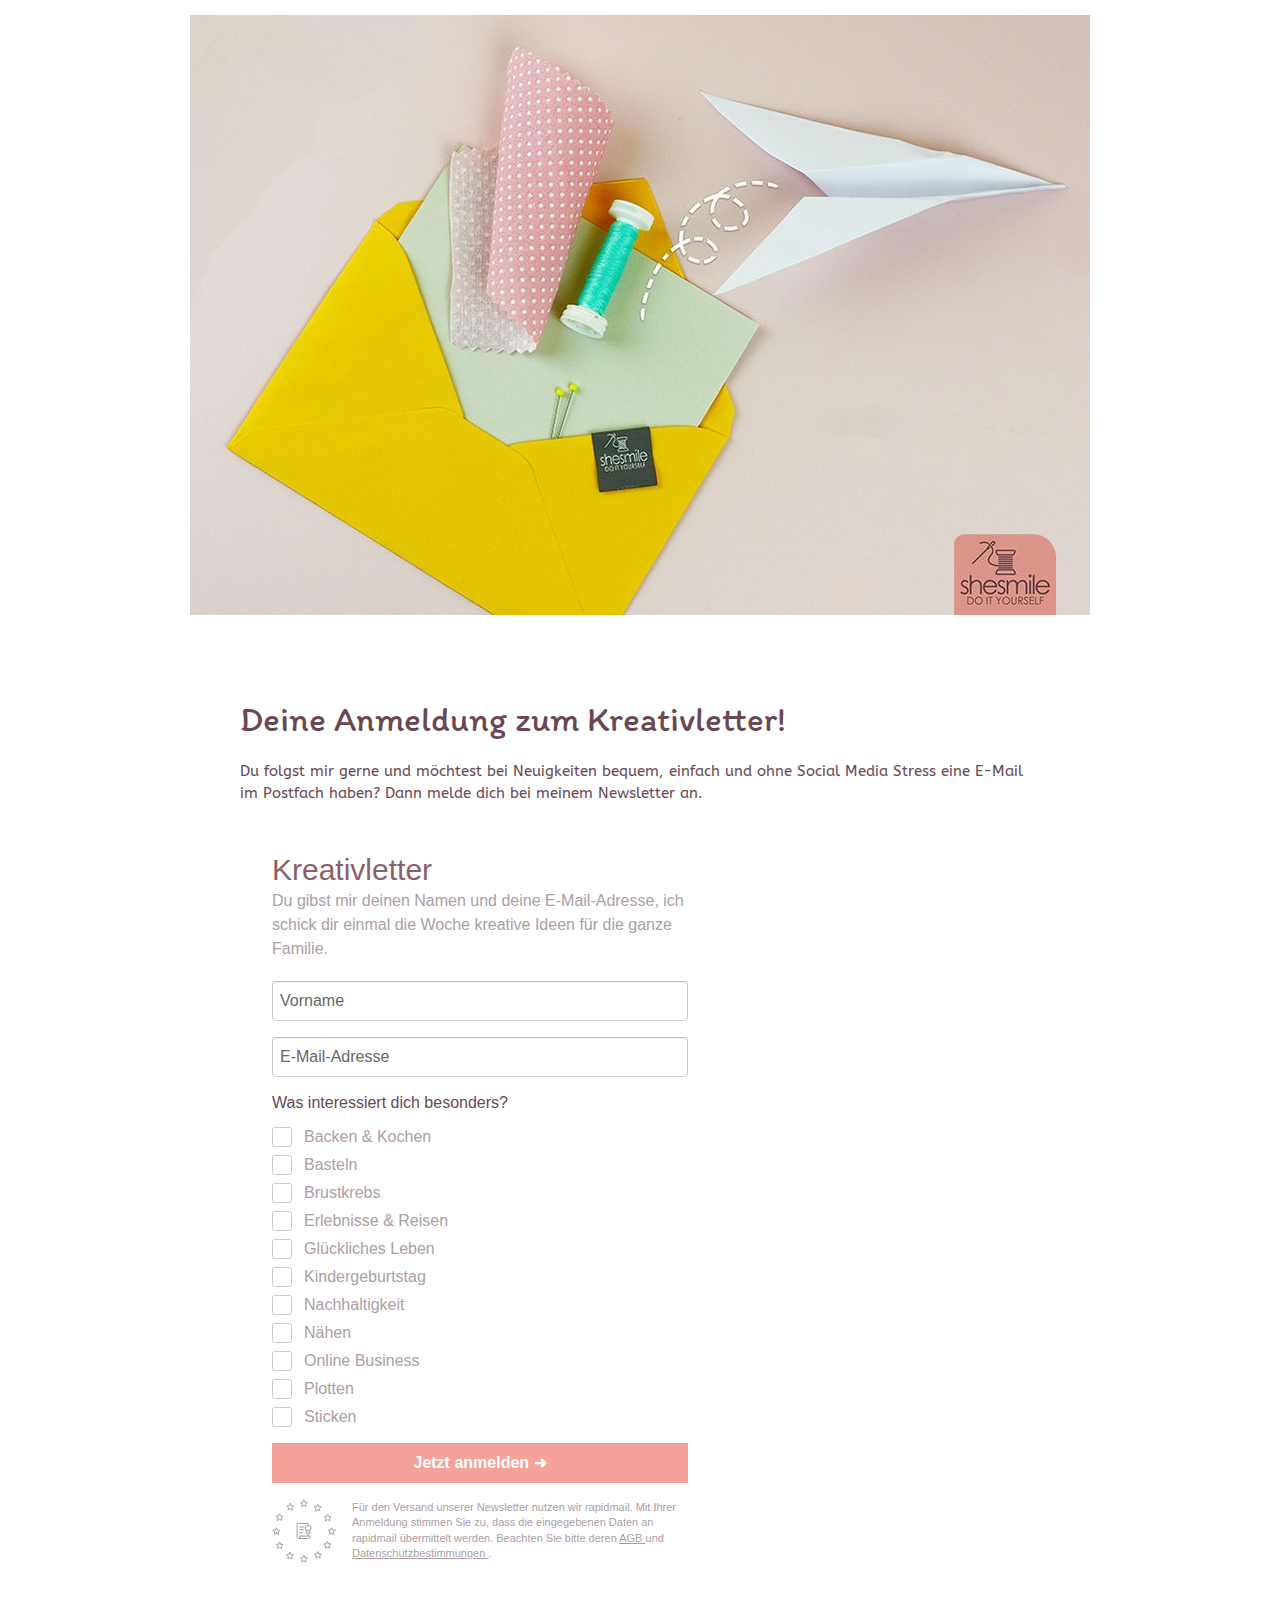
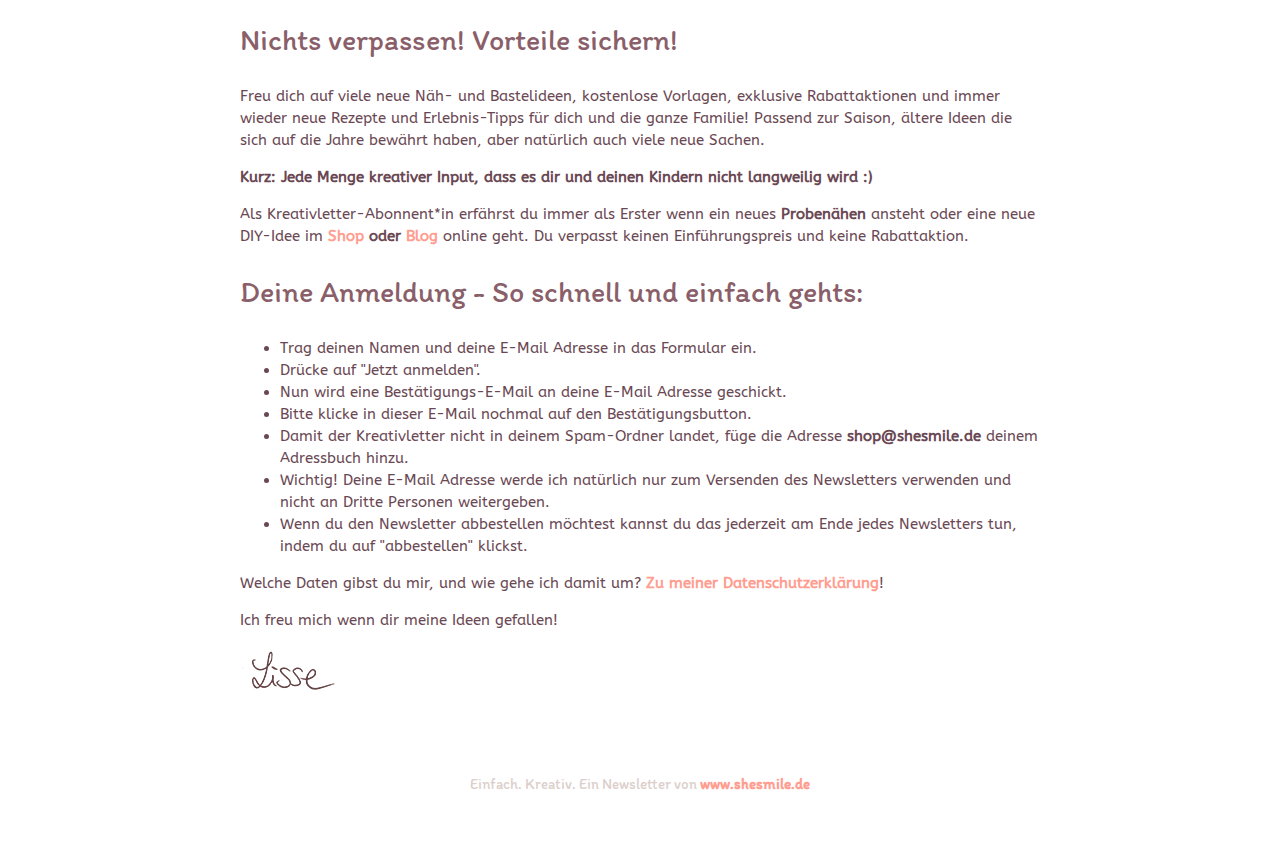
<file: index2.html>
<!doctype html>
<html lang="de">
<head>
  <meta charset="UTF-8">
  <meta name="viewport" content="width=device-width, initial-scale=1">
  <title>Deine Anmeldung zum shesmile Kreativletter</title>
  <link href="css/kreativletter.css" rel="stylesheet" type="text/css">
</head>

<body>
<div class="container">
  <p> <img src="images/kreativletter-newsletter-shesmile-diy-blog2-3622fd68.jpeg" alt="shesmile Kreativletter" align="center" width="100%"></p>

  <header>

    <h1>Deine Anmeldung zum Kreativletter!</h1>

    <p>Du folgst mir gerne und möchtest bei Neuigkeiten bequem, einfach und ohne Social Media Stress eine E-Mail im Postfach haben? Dann melde dich bei meinem Newsletter an.</p>

    <div id="rmOrganism">
      <div class="rmEmbed rmLayout--vertical rmBase">
        <div data-page-type="formSubscribe" class="rmBase__body rmSubscription">
          <form method="post" action="https://t0903badb.emailsys1a.net/29/5209/b47df9215a/subscribe/form.html?_g=1668072209" class="rmBase__content">
            <div class="rmBase__container">
              <div class="rmBase__section">
                <div class="rmBase__el rmBase__el--heading">
                  <div class="rmBase__comp--heading">
                    Kreativletter
                    <!-- this linebreak is important, don't remove it! this will force trailing linebreaks to be displayed -->
                    <br>
                  </div>
                </div>
              </div>
              <div class="rmBase__section">
                <div class="rmBase__el rmBase__el--text">
                  <div class="rmBase__comp--text">
                    Du gibst mir deinen Namen und deine E-Mail-Adresse, ich schick dir einmal die Woche kreative Ideen für die ganze Familie.
                    <!-- this linebreak is important, don't remove it! this will force trailing linebreaks to be displayed -->
                    <br>
                  </div>
                </div>
              </div>
              <div class="rmBase__section">
                <div class="rmBase__el rmBase__el--input rmBase__el--label-pos-none" data-field="firstname">
                  <label for="firstname" class="rmBase__compLabel rmBase__compLabel--hideable">
                    Vorname
                  </label>
                  <div class="rmBase__compContainer">
                    <input type="text" name="firstname" id="firstname" placeholder="Vorname" value="" class="rmBase__comp--input comp__input">
                    <div class="rmBase__compError"></div>
                  </div>
                </div>
                <div class="rmBase__el rmBase__el--input rmBase__el--label-pos-none" data-field="email">
                  <label for="email" class="rmBase__compLabel rmBase__compLabel--hideable">
                    E-Mail-Adresse
                  </label>
                  <div class="rmBase__compContainer">
                    <input type="text" name="email" id="email" placeholder="E-Mail-Adresse" value="" class="rmBase__comp--input comp__input">
                    <div class="rmBase__compError"></div>
                  </div>
                </div>
              </div>
              <div class="rmBase__section">
                <div class="rmBase__el rmBase__el--interests rmBase__el--label-pos-none" data-field="tags">
                  <label class="rmBase__compLabel">
                    Was interessiert dich besonders?
                  </label>
                  <div class="rmBase__compContainer">
                    <div class="rmBase__comp--radio">
                      <div class="vFormRadio__group vFormRadio__group--stacked">
                        <label for="tags_1" class="vFormCheckbox vFormRadio--stacked comp__checkbox">
                          <input type="checkbox" value="backen" name="tags[]" id="tags_1" class="vFormCheckbox__input">
                          <div class="vFormCheckbox__indicator"></div>
                          <div class="vFormCheckbox__label">
                            Backen &amp; Kochen
                          </div>
                        </label>
                        <label for="tags_2" class="vFormCheckbox vFormRadio--stacked comp__checkbox">
                          <input type="checkbox" value="basteln" name="tags[]" id="tags_2" class="vFormCheckbox__input">
                          <div class="vFormCheckbox__indicator"></div>
                          <div class="vFormCheckbox__label">
                            Basteln
                          </div>
                        </label>
                        <label for="tags_3" class="vFormCheckbox vFormRadio--stacked comp__checkbox">
                          <input type="checkbox" value="brustkrebs" name="tags[]" id="tags_3" class="vFormCheckbox__input">
                          <div class="vFormCheckbox__indicator"></div>
                          <div class="vFormCheckbox__label">
                            Brustkrebs
                          </div>
                        </label>
                        <label for="tags_4" class="vFormCheckbox vFormRadio--stacked comp__checkbox">
                          <input type="checkbox" value="erlebnisse" name="tags[]" id="tags_4" class="vFormCheckbox__input">
                          <div class="vFormCheckbox__indicator"></div>
                          <div class="vFormCheckbox__label">
                            Erlebnisse &amp; Reisen
                          </div>
                        </label>
                        <label for="tags_5" class="vFormCheckbox vFormRadio--stacked comp__checkbox">
                          <input type="checkbox" value="gluecklichsein" name="tags[]" id="tags_5" class="vFormCheckbox__input">
                          <div class="vFormCheckbox__indicator"></div>
                          <div class="vFormCheckbox__label">
                            Glückliches Leben
                          </div>
                        </label>
                        <label for="tags_6" class="vFormCheckbox vFormRadio--stacked comp__checkbox">
                          <input type="checkbox" value="kindergeburtstag" name="tags[]" id="tags_6" class="vFormCheckbox__input">
                          <div class="vFormCheckbox__indicator"></div>
                          <div class="vFormCheckbox__label">
                            Kindergeburtstag
                          </div>
                        </label>
                        <label for="tags_7" class="vFormCheckbox vFormRadio--stacked comp__checkbox">
                          <input type="checkbox" value="nachhaltigkeit" name="tags[]" id="tags_7" class="vFormCheckbox__input">
                          <div class="vFormCheckbox__indicator"></div>
                          <div class="vFormCheckbox__label">
                            Nachhaltigkeit
                          </div>
                        </label>
                        <label for="tags_8" class="vFormCheckbox vFormRadio--stacked comp__checkbox">
                          <input type="checkbox" value="naehen" name="tags[]" id="tags_8" class="vFormCheckbox__input">
                          <div class="vFormCheckbox__indicator"></div>
                          <div class="vFormCheckbox__label">
                            Nähen
                          </div>
                        </label>
                        <label for="tags_9" class="vFormCheckbox vFormRadio--stacked comp__checkbox">
                          <input type="checkbox" value="onlinebusiness" name="tags[]" id="tags_9" class="vFormCheckbox__input">
                          <div class="vFormCheckbox__indicator"></div>
                          <div class="vFormCheckbox__label">
                            Online Business
                          </div>
                        </label>
                        <label for="tags_10" class="vFormCheckbox vFormRadio--stacked comp__checkbox">
                          <input type="checkbox" value="plotten" name="tags[]" id="tags_10" class="vFormCheckbox__input">
                          <div class="vFormCheckbox__indicator"></div>
                          <div class="vFormCheckbox__label">
                            Plotten
                          </div>
                        </label>
                        <label for="tags_11" class="vFormCheckbox vFormRadio--stacked comp__checkbox">
                          <input type="checkbox" value="sticken" name="tags[]" id="tags_11" class="vFormCheckbox__input">
                          <div class="vFormCheckbox__indicator"></div>
                          <div class="vFormCheckbox__label">
                            Sticken
                          </div>
                        </label>
                      </div>
                    </div>
                  </div>
                  <div class="rmBase__compError rmBase__compError--radio"></div>
                </div>
              </div>
              <div class="rmBase__section">
                <div class="rmBase__el rmBase__el--cta">
                  <button type="submit" class="rmBase__comp--cta">
                    Jetzt anmelden ➜
                  </button>
                </div>
              </div>
              <div class="rmBase__section">
                <div class="rmBase__el rmBase__el--data-privacy">
                  <div class="rmBase__comp--privacy">
                    <figure class="privacy__visual">
                      <svg version="1.1" xmlns="http://www.w3.org/2000/svg" x="0" y="0" viewBox="0 0 256 256" xml:space="preserve">
                    <g stroke-linecap="round" stroke-linejoin="round" stroke-width="4" fill="currentColor" stroke="currentColor">
                      <path fill="none" stroke-miterlimit="10" d="M144.5 105v-7h-44v54c0 3.3 2.7 6 6 6M112.5 152c0 3.3-2.7 6-6 6h40c3.3 0 6-2.7 6-6v-4h-40V152z"/>
                      <line fill="none" stroke-miterlimit="10" x1="110.5" y1="112" x2="127.5" y2="112"/>
                      <line fill="none" stroke-miterlimit="10" x1="110.5" y1="123" x2="127.5" y2="123"/>
                      <line fill="none" stroke-miterlimit="10" x1="110.5" y1="134" x2="122.5" y2="134"/>
                      <polyline fill="none" stroke-miterlimit="10" points="151.5 124.5 151.5 139 144.5 134 137.5 139 137.5 124.5 "/>
                      <circle fill="none" stroke-miterlimit="10" cx="144.5" cy="116" r="11"/>
                      <line fill="none" stroke-miterlimit="10" x1="144.5" y1="148" x2="144.5" y2="141"/>
                      <path fill="none" stroke-miterlimit="10" d="M127.5 3.9l-4.2 8.9 -9.7 1.2 7.2 6.7 -1.8 9.6 8.6-4.7 8.6 4.7 -1.8-9.6 7.2-6.7 -9.7-1.2L127.5 3.9zM131.7 234.5l-4.2-8.9 -4.2 8.9 -9.7 1.2 7.2 6.7 -1.8 9.6 8.6-4.7 8.6 4.7 -1.8-9.6 7.2-6.7L131.7 234.5zM252.3 124.9l-9.7-1.2 -4.2-8.9 -4.2 8.9 -9.7 1.2 7.2 6.7 -1.8 9.6 8.6-4.7 8.6 4.7 -1.8-9.6L252.3 124.9zM17.6 136.5l8.6 4.7 -1.8-9.6 7.2-6.7 -9.7-1.2 -4.2-8.9 -4.2 8.9 -9.7 1.2 7.2 6.7L9 141.2 17.6 136.5zM174.1 47.1l8.6-4.7 8.6 4.7 -1.8-9.6 7.2-6.7 -9.7-1.2 -4.2-8.9 -4.2 8.9 -9.7 1.2 7.2 6.7L174.1 47.1zM76 221.6l-4.2-8.9 -4.2 8.9 -9.7 1.2 7.2 6.7 -1.8 9.6 8.6-4.7 8.6 4.7 -1.8-9.6 7.2-6.7L76 221.6zM225.8 178.9l-4.2-8.9 -4.2 8.9 -9.7 1.2 7.2 6.7 -1.8 9.6 8.6-4.7 8.6 4.7 -1.8-9.6 7.2-6.7L225.8 178.9zM21 85.5l8.6-4.7 8.6 4.7 -1.8-9.6 7.2-6.7L33.8 68l-4.2-8.9L25.4 68l-9.7 1.2 7.2 6.7L21 85.5zM214 87.4l8.6-4.7 8.6 4.7 -1.8-9.6 7.2-6.7 -9.7-1.2 -4.2-8.9 -4.2 8.9 -9.7 1.2 7.2 6.7L214 87.4zM34.7 180.8l-4.2-8.9 -4.2 8.9 -9.7 1.2 7.2 6.7 -1.8 9.6 8.6-4.7 8.6 4.7 -1.8-9.6 7.2-6.7L34.7 180.8zM187.9 219.2l-4.2-8.9 -4.2 8.9 -9.7 1.2 7.2 6.7 -1.8 9.6 8.6-4.7 8.6 4.7 -1.8-9.6 7.2-6.7L187.9 219.2zM72.8 18.3l-4.2 8.9 -9.7 1.2 7.2 6.7 -1.8 9.6 8.6-4.7 8.6 4.7 -1.8-9.6 7.2-6.7L77 27.2 72.8 18.3z"/></g>
                                  </svg>
                    </figure>
                    <p class="privacy__text">
                      Für den Versand unserer Newsletter nutzen wir rapidmail. Mit Ihrer Anmeldung stimmen Sie zu, dass die eingegebenen Daten an rapidmail übermittelt werden. Beachten Sie bitte deren
                      <a href="https://www.rapidmail.de/agb" target="_blank">
                        AGB
                      </a>
                      und
                      <a href="https://www.rapidmail.de/datenschutz-kundenbereich" target="_blank">
                        Datenschutzbestimmungen
                      </a>
                      .
                    </p>
                  </div>
                </div>
              </div>
            </div>
          </form>
        </div>
        <div data-page-type="pageSubscribeSuccess" class="rmBase__body rmSubscription hidden">
          <div class="rmBase__content">
            <div class="rmBase__container">
              <div class="rmBase__section">
                <div class="rmBase__el rmBase__el--heading">
                  <div class="rmBase__comp--heading">
                    Ein Schritt fehlt noch ...
                    <!-- this linebreak is important, don't remove it! this will force trailing linebreaks to be displayed -->
                    <br>
                  </div>
                </div>
              </div>
              <div class="rmBase__section">
                <div class="rmBase__el rmBase__el--text">
                  <div class="rmBase__comp--text">
                    Schau gleich mal in dein E-Mail-Postfach und bestätige deine E-Mail-Adresse über den Aktivierungslink.
                    <!-- this linebreak is important, don't remove it! this will force trailing linebreaks to be displayed -->
                    <br>
                  </div>
                </div>
              </div>
            </div>
          </div>
        </div>
      </div>
    </div>
    <style>
      .rmBody.rmBody--embed {
        background: #FFFFFF;
      }
      #rmOrganism .rmBase {
        background: #FFFFFF;
        color: #AD9DA6;
        font-family: 'Calibri', sans-serif;
      }
      #rmOrganism .rmBase__comp--textlink {
        color: #F4A29A;
      }
      #rmOrganism .rmBase__comp--link {
        color: #F4A29A;
      }
      #rmOrganism .rmBase__comp--button {
        background: #F4A29A;
        border: 0px solid #77A58B;
        border-radius: 0px;
        color: #ffffff;
      }
      #rmOrganism .rmBase__comp--cta {
        background: #F4A29A;
        border: 0px solid #77A58B;
        border-radius: 0px;
        color: #ffffff;
      }
      #rmOrganism .rmBase__compError {
        color: #FFFFFF;
        background-color: #F88AA2;
      }
      #rmOrganism .rmSubscription {
        background: #FFFFFF;
        color: #AD9DA6;
        font-family: 'Calibri', sans-serif;
      }
      #rmOrganism .rmSubscription .rmBase__el {
        font-size: 16px;
        margin-bottom: 1em;
      }
      #rmOrganism .rmSubscription .rmBase__el--logo {
        text-align: left;
      }
      #rmOrganism .rmSubscription .rmBase__el--heading {
        margin-bottom: 0px;
        text-align: left;
      }
      #rmOrganism .rmSubscription .rmBase__el--text {
        margin-bottom: 20px;
        text-align: left;
      }
      #rmOrganism .rmSubscription .rmBase__el--link {
        text-align: left;
      }
      #rmOrganism .rmSubscription .rmBase__el--captcha {
        text-align: left;
      }
      #rmOrganism .rmSubscription .rmBase__el--cta {
        align-items: stretch
      }
      #rmOrganism .rmSubscription .rmBase__el--legal-notice {
        text-align: left;
      }
      #rmOrganism .rmSubscription .rmBase__comp--heading {
        color: #8A5F6A;
        font-size: 30px;
        line-height: 38px;
      }
      #rmOrganism .rmSubscription .rmBase__comp--text {
        font-size: 16px;
        line-height: 24px;
      }
      #rmOrganism .rmSubscription .rmBase__compLabel {
        color: #6A4853;
      }
      #rmOrganism .rmSubscription .rmBase__comp--cta {
        font-size: 16px;
      }
      #rmOrganism .rmPopup__close {
        font-family: 'Calibri', sans-serif;
      }
      #rmOrganism .rmPopup__backdrop {
        background: #303233;
        opacity: 0.6;
      }
      #rmOrganism .rmPage {
        background: #FFFFFF;
        color: #AD9DA6;
        font-family: 'Calibri', sans-serif;
      }
      #rmOrganism .rmPage .rmBase__comp--heading {
        color: #8A5F6A;
      }
      #rmOrganism .rmPage .rmBase__compLabel {
        color: #AD9DA6;
      }
      .rmBody{margin:0;padding:0}#rmOrganism{box-sizing:border-box}#rmOrganism *{color:currentColor;border:0;font-size:100%;font:inherit;margin:0;outline:none;padding:0;vertical-align:baseline}#rmOrganism *,#rmOrganism :after,#rmOrganism :before{box-sizing:inherit}#rmOrganism button::-moz-focus-inner,#rmOrganism input::-moz-focus-inner{border:0;padding:0}#rmOrganism input[type=email],#rmOrganism input[type=password],#rmOrganism input[type=text],#rmOrganism textarea{-webkit-appearance:none}#rmOrganism .hidden{display:none!important}#rmOrganism .rmPopup__container{bottom:0;display:none;left:0;overflow:hidden;pointer-events:none;position:fixed;right:0;top:0;z-index:1000}#rmOrganism .rmPopup__container.rmPopup--show{display:flex}#rmOrganism .rmPopup__container .rmPopup__backdrop{display:block;height:100%;left:0;pointer-events:auto;position:absolute;top:0;width:100%}#rmOrganism .rmPopup__container .rmPopup{overflow:hidden;pointer-events:auto}#rmOrganism .rmPopup__container .rmPopup .rmPopup__close{align-items:center;background:rgba(0,0,0,.6);border-radius:100%;color:#fff;cursor:pointer;display:flex;flex-direction:column;font-family:Arial,Helvetica,sans-serif;font-size:20px;font-weight:700;height:1.6em;justify-content:center;line-height:1;position:absolute;right:2px;text-align:center;top:2px;width:1.6em;z-index:100}#rmOrganism .rmPopup__container .rmPopup.rmPopup--modal{border-radius:1em 1em 0 0;max-height:90%;overflow:hidden;position:absolute;bottom:0;left:50%;transform:translate(-50%);width:98%}@media screen and (min-width:768px){#rmOrganism .rmPopup__container .rmPopup.rmPopup--modal{border-radius:1em;box-shadow:0 0 1em rgba(0,0,0,.25);bottom:auto;top:5%;width:calc(100% - 2em)}}#rmOrganism .rmPopup__container .rmPopup.rmPopup--sidebar{border-radius:1em 0 0 0;box-shadow:0 0 1em rgba(0,0,0,.25);max-height:calc(100% - 1em);overflow:hidden;position:absolute;right:0;bottom:0;width:calc(100% - 1em)}#rmOrganism .rmPopup__container .rmPopup.rmPopup--banner{box-shadow:0 0 1em rgba(0,0,0,.15);overflow:hidden;position:absolute;left:0;width:100%}#rmOrganism .rmPopup__container .rmPopup.rmPopup--banner.rmLayout--banner-top{top:0}#rmOrganism .rmPopup__container .rmPopup.rmPopup--banner.rmLayout--banner-bottom{bottom:0}#rmOrganism .rmBase__el .comp__input,#rmOrganism .rmBase__el .comp__select{background:#fff;border:none;border-radius:.25em;box-shadow:inset 0 2px 1px rgba(0,0,0,.05),inset 0 0 0 1px rgba(0,0,0,.2);color:#666;font-family:inherit;font-size:1em;font-weight:400;height:2.5em;line-height:1.5;margin:0;outline:none;padding:.5em;vertical-align:top;width:100%}#rmOrganism .rmBase__el .comp__input:focus,#rmOrganism .rmBase__el .comp__select:focus{box-shadow:inset 0 2px 1px rgba(0,0,0,.05),inset 0 0 0 1px rgba(0,0,0,.5);color:#666;outline:none}#rmOrganism .rmBase__el .comp__input::placeholder{color:currentColor!important;opacity:1!important}#rmOrganism .rmBase__el.rmBase__el--has-error .rmBase__compError{display:inline-block}#rmOrganism .rmBase__el--title .rmBase__comp--titleInput{margin-top:1em}#rmOrganism .rmBase__el--image{margin:0!important}#rmOrganism .rmBase__comp--image{background:no-repeat 50%;height:100%;position:relative;width:100%}#rmOrganism .rmBase__comp--image.image--fit{background-size:cover}#rmOrganism .rmBase__comp--image .image__link{display:block;height:100%;width:100%}#rmOrganism .rmBase__comp--logo{border:none;display:inline-block;height:auto;max-width:100%;vertical-align:top}#rmOrganism .rmBase__comp--logolink{display:inline-block}#rmOrganism .rmBase__comp--cta{cursor:pointer;display:inline-block;font-family:inherit;line-height:1.5;font-weight:700;text-align:center;padding:.5em 1.5em}#rmOrganism .rmBase__comp--button,#rmOrganism .rmBase__comp--link{cursor:pointer;display:inline-block;line-height:1.5;text-decoration:none}#rmOrganism .rmBase__comp--link{font-weight:400;padding:.5em 0}#rmOrganism .rmBase__comp--link:hover{text-decoration:underline}#rmOrganism .rmBase__comp--button{font-weight:700;padding:.5em 1em}#rmOrganism .rmBase__comp--textlink{cursor:pointer;font-weight:400;text-decoration:none}#rmOrganism .rmBase__comp--textlink:hover{text-decoration:underline}#rmOrganism .rmBase__comp--captcha{display:inline-block;max-width:100%;overflow:hidden;text-align:left;vertical-align:top}#rmOrganism .rmBase__comp--coupon{border:2px dashed;display:inline-block;line-height:1.5;padding:.75em 2.25em}#rmOrganism .rmBase__comp--birthday{display:flex}#rmOrganism .rmBase__comp--birthday .comp__select{flex-grow:1;min-width:1%}#rmOrganism .rmBase__comp--birthday .comp__select:not(:first-child){margin-left:1em}#rmOrganism .rmBase__comp--privacy{align-items:center;display:flex}#rmOrganism .rmBase__comp--privacy .privacy__visual{flex-shrink:0;font-size:16px;height:4em;margin-right:1em;width:4em}#rmOrganism .rmBase__comp--privacy .privacy__text{font-size:11px;line-height:1.4;text-align:left}#rmOrganism .rmBase__comp--privacy .privacy__text a{color:currentColor;text-decoration:underline}#rmOrganism .rmBase__comp--checkbox .vFormCheckbox,#rmOrganism .rmBase__comp--radio .vFormCheckbox{align-items:flex-start;display:inline-flex}#rmOrganism .rmBase__comp--checkbox .vFormCheckbox .vFormCheckbox__indicator,#rmOrganism .rmBase__comp--radio .vFormCheckbox .vFormCheckbox__indicator{background:#fff;border:1px solid #ccc;border-radius:.125em;color:#666;cursor:pointer;display:inline-block;flex-shrink:0;font-size:1.25em;height:1em;line-height:0;position:relative;vertical-align:top;width:1em}#rmOrganism .rmBase__comp--checkbox .vFormCheckbox .vFormCheckbox__input,#rmOrganism .rmBase__comp--radio .vFormCheckbox .vFormCheckbox__input{display:none;left:0;opacity:0;position:absolute;top:0}#rmOrganism .rmBase__comp--checkbox .vFormCheckbox .vFormCheckbox__input:checked~.vFormCheckbox__indicator:after,#rmOrganism .rmBase__comp--radio .vFormCheckbox .vFormCheckbox__input:checked~.vFormCheckbox__indicator:after{background:url("data:image/svg+xml;charset=utf-8,%3Csvg xmlns='http://www.w3.org/2000/svg' viewBox='0 0 20 20' width='10' height='10'%3E%3Cpath fill='%23333' d='M19.4 2.6c-.8-.8-2-.8-2.8 0L6.4 12.8l-3-3.1c-.8-.8-2-.8-2.8 0-.8.8-.8 2 0 2.8L5.1 17c.8.8 2 .8 2.8 0l1.4-1.4L19.4 5.4c.8-.8.8-2 0-2.8z'/%3E%3C/svg%3E") no-repeat 50%;content:"";display:block;height:.75em;left:50%;margin:-.375em 0 0 -.375em;position:absolute;top:50%;width:.75em}#rmOrganism .rmBase__comp--checkbox .vFormCheckbox .vFormCheckbox__label,#rmOrganism .rmBase__comp--radio .vFormCheckbox .vFormCheckbox__label{font-size:1em;line-height:1.25;margin:0}#rmOrganism .rmBase__comp--checkbox .vFormCheckbox .vFormCheckbox__indicator~.vFormCheckbox__label,#rmOrganism .rmBase__comp--radio .vFormCheckbox .vFormCheckbox__indicator~.vFormCheckbox__label{margin:0 0 0 .75em}#rmOrganism .rmBase__comp--checkbox .vFormCheckbox:hover .vFormCheckbox__indicator,#rmOrganism .rmBase__comp--radio .vFormCheckbox:hover .vFormCheckbox__indicator{border-color:#666}#rmOrganism .rmBase__comp--checkbox{font-size:1em;line-height:1.25}#rmOrganism .rmBase__comp--radio{padding-top:.625em}#rmOrganism .rmBase__comp--radio .vFormRadio__group--inline,#rmOrganism .rmBase__comp--radio .vFormRadio__group--stacked{display:inline-flex;flex-direction:row;flex-wrap:wrap}#rmOrganism .rmBase__comp--radio .vFormRadio__group--stacked{flex-direction:column}#rmOrganism .rmBase__comp--radio .vFormRadio{align-items:flex-start;display:inline-flex;vertical-align:top}#rmOrganism .rmBase__comp--radio .vFormRadio .vFormRadio__indicator{background:#fff;border:1px solid #ccc;border-radius:100%;color:#666;cursor:pointer;display:inline-block;flex-shrink:0;font-size:1.25em;height:1em;position:relative;vertical-align:top;width:1em}#rmOrganism .rmBase__comp--radio .vFormRadio .vFormRadio__input{display:none;left:0;opacity:0;position:absolute;top:0}#rmOrganism .rmBase__comp--radio .vFormRadio .vFormRadio__input:checked~.vFormRadio__indicator:after{background:currentColor;border-radius:100%;content:"";display:block;height:.5em;left:50%;margin:-.25em 0 0 -.25em;position:absolute;top:50%;width:.5em}#rmOrganism .rmBase__comp--radio .vFormRadio .vFormRadio__label{font-size:1em;line-height:1.25;margin:0 0 0 .75em}#rmOrganism .rmBase__comp--radio .vFormRadio:hover .vFormRadio__indicator{border-color:#666}#rmOrganism .rmBase__comp--radio .vFormRadio--inline{display:inline-flex}#rmOrganism .rmBase__comp--radio .vFormRadio--inline:not(:first-child){margin-left:1em}#rmOrganism .rmBase__comp--radio .vFormRadio--stacked{display:flex}#rmOrganism .rmBase__comp--radio .vFormRadio--stacked:not(:first-child){margin-top:.5em}#rmOrganism .rmBase__compError{border-radius:3px;display:none;font-size:12px;font-weight:700;line-height:1.5;margin-top:2px;padding:1px 5px}#rmOrganism .rmBase__compError--radio{margin-top:.5em}#rmOrganism .rmBase__comp--legal-noticeDivider{background:currentColor;border:none;color:inherit;display:inline-block;font-size:1em;height:2px;line-height:0;margin-bottom:1em;opacity:.25;overflow:hidden;width:10em}#rmOrganism .rmBase__comp--legal-notice{font-size:11px;line-height:1.4}@media screen and (min-width:480px){#rmOrganism .rmSubscription .rmBase__el.rmBase__el--label-pos-left{display:flex}#rmOrganism .rmSubscription .rmBase__el.rmBase__el--label-pos-left .rmBase__compLabel{flex-basis:30%;flex-shrink:0;hyphens:auto;margin:0;max-width:30%;padding:.625em .5em 0 0}#rmOrganism .rmSubscription .rmBase__el.rmBase__el--label-pos-left .rmBase__compContainer{flex-grow:1}}#rmOrganism .rmLayout--vertical.rmBase{display:flex;flex-direction:column;max-width:480px}@media screen and (min-width:768px){#rmOrganism .rmLayout--vertical.rmBase .rmBase__container{padding:2em}}#rmOrganism .rmLayout--vertical.rmBase.rmLayout--vertical-image-top .rmBase__el--image{flex-shrink:0;height:100px}@media screen and (min-width:768px){#rmOrganism .rmLayout--vertical.rmBase.rmLayout--vertical-image-top .rmBase__el--image{height:140px}}#rmOrganism .rmLayout--vertical.rmBase.rmLayout--vertical-image-right{max-width:640px}#rmOrganism .rmLayout--vertical.rmBase.rmLayout--vertical-image-right .rmBase__el--image{flex-shrink:0;height:100px}@media screen and (min-width:768px){#rmOrganism .rmLayout--vertical.rmBase.rmLayout--vertical-image-right .rmBase__body{flex-direction:row}#rmOrganism .rmLayout--vertical.rmBase.rmLayout--vertical-image-right .rmBase__el--image{flex-basis:0px;flex-grow:1;height:auto;order:10}#rmOrganism .rmLayout--vertical.rmBase.rmLayout--vertical-image-right .rmBase__content{flex-basis:80%;flex-grow:1;flex-shrink:0;max-width:400px}}#rmOrganism .rmLayout--vertical.rmBase.rmLayout--vertical-image-bottom .rmBase__el--image{flex-shrink:0;height:100px;order:10}@media screen and (min-width:768px){#rmOrganism .rmLayout--vertical.rmBase.rmLayout--vertical-image-bottom .rmBase__el--image{height:140px}}#rmOrganism .rmLayout--vertical.rmBase.rmLayout--vertical-image-left{max-width:640px}#rmOrganism .rmLayout--vertical.rmBase.rmLayout--vertical-image-left .rmBase__el--image{flex-shrink:0;height:100px}@media screen and (min-width:768px){#rmOrganism .rmLayout--vertical.rmBase.rmLayout--vertical-image-left .rmBase__body{flex-direction:row}#rmOrganism .rmLayout--vertical.rmBase.rmLayout--vertical-image-left .rmBase__el--image{flex-basis:0px;flex-grow:1;height:auto}#rmOrganism .rmLayout--vertical.rmBase.rmLayout--vertical-image-left .rmBase__content{flex-basis:80%;flex-grow:1;flex-shrink:0;max-width:400px}}#rmOrganism .rmLayout--horizontal.rmBase{display:flex;flex-direction:column;max-width:640px}@media screen and (min-width:768px){#rmOrganism .rmLayout--horizontal.rmBase .rmBase__container{padding:2em}#rmOrganism .rmLayout--horizontal.rmBase .rmBase__section{display:flex;flex-direction:row}#rmOrganism .rmLayout--horizontal.rmBase .rmBase__section .rmBase__el{flex-basis:0px;flex-grow:1;margin-right:1em}#rmOrganism .rmLayout--horizontal.rmBase .rmBase__section .rmBase__el:last-child{margin-right:0}#rmOrganism .rmLayout--horizontal.rmBase .rmBase__section .rmBase__el--cta:not(:only-child),#rmOrganism .rmLayout--horizontal.rmBase .rmBase__section .rmBase__el--link:not(:only-child){flex-basis:auto;flex-grow:0;flex-shrink:0}#rmOrganism .rmLayout--horizontal.rmBase .rmBase__section .rmBase__el--label-pos-top~.rmBase__el--cta:not(:only-child),#rmOrganism .rmLayout--horizontal.rmBase .rmBase__section .rmBase__el--label-pos-top~.rmBase__el--link:not(:only-child){align-self:flex-end}#rmOrganism .rmLayout--horizontal.rmBase .rmBase__section:last-child .rmBase__el{margin-bottom:0}}#rmOrganism .rmLayout--horizontal.rmBase.rmLayout--horizontal-image-right{max-width:800px}#rmOrganism .rmLayout--horizontal.rmBase.rmLayout--horizontal-image-right .rmBase__el--image{flex-shrink:0;height:100px}@media screen and (min-width:768px){#rmOrganism .rmLayout--horizontal.rmBase.rmLayout--horizontal-image-right .rmBase__body{flex-direction:row}#rmOrganism .rmLayout--horizontal.rmBase.rmLayout--horizontal-image-right .rmBase__el--image{flex-basis:0px;flex-grow:1;height:auto;order:10}#rmOrganism .rmLayout--horizontal.rmBase.rmLayout--horizontal-image-right .rmBase__content{flex-basis:90%;flex-grow:1;flex-shrink:0;max-width:640px}}#rmOrganism .rmLayout--horizontal.rmBase.rmLayout--horizontal-image-left{max-width:800px}#rmOrganism .rmLayout--horizontal.rmBase.rmLayout--horizontal-image-left .rmBase__el--image{flex-shrink:0;height:100px}@media screen and (min-width:768px){#rmOrganism .rmLayout--horizontal.rmBase.rmLayout--horizontal-image-left .rmBase__body{flex-direction:row}#rmOrganism .rmLayout--horizontal.rmBase.rmLayout--horizontal-image-left .rmBase__el--image{flex-basis:0px;flex-grow:1;height:auto}#rmOrganism .rmLayout--horizontal.rmBase.rmLayout--horizontal-image-left .rmBase__content{flex-basis:90%;flex-grow:1;flex-shrink:0;max-width:640px}}@media screen and (min-width:768px){#rmOrganism .rmLayout--banner.rmBase{display:flex;flex-direction:column}#rmOrganism .rmLayout--banner.rmBase .rmBase__content{margin:0 auto;max-width:1200px;width:100%}#rmOrganism .rmLayout--banner.rmBase .rmBase__container{padding:1em 2em}#rmOrganism .rmLayout--banner.rmBase .rmBase__section{display:flex;flex-direction:row;min-width:480px}#rmOrganism .rmLayout--banner.rmBase .rmBase__section .rmBase__el{flex-basis:0px;flex-grow:1;margin-right:1em}#rmOrganism .rmLayout--banner.rmBase .rmBase__section .rmBase__el:last-child{margin-right:0}#rmOrganism .rmLayout--banner.rmBase .rmBase__section .rmBase__el--cta:not(:only-child),#rmOrganism .rmLayout--banner.rmBase .rmBase__section .rmBase__el--link:not(:only-child){flex-basis:auto;flex-grow:0;flex-shrink:0}#rmOrganism .rmLayout--banner.rmBase .rmBase__section .rmBase__el--label-pos-top~.rmBase__el--cta:not(:only-child),#rmOrganism .rmLayout--banner.rmBase .rmBase__section .rmBase__el--label-pos-top~.rmBase__el--link:not(:only-child){align-self:flex-end}#rmOrganism .rmLayout--banner.rmBase .rmBase__section:last-child .rmBase__el{margin-bottom:0}}#rmOrganism .rmSubscription.rmBase__body{display:flex;flex-direction:column;overflow:hidden}#rmOrganism .rmSubscription .rmBase__content{-webkit-overflow-scrolling:touch;box-sizing:border-box;margin:0;overflow:auto}#rmOrganism .rmSubscription .rmBase__container{padding:2em 1em}#rmOrganism .rmSubscription .rmBase__el .rmBase__compLabel{display:block;line-height:1.25;margin:0 0 .25em;max-width:99%;overflow:hidden;text-overflow:ellipsis;vertical-align:top;white-space:nowrap}#rmOrganism .rmSubscription .rmBase__el.rmBase__el--label-pos-none .rmBase__compLabel.rmBase__compLabel--hideable{display:none}#rmOrganism .rmSubscription .rmBase__el.rmBase__el--cta{display:flex;flex-direction:column}#rmOrganism .rmSubscription .rmBase__section:last-child .rmBase__el:last-child{margin-bottom:0}.rmBody.rmBody--subscription.rmBody--popup{background:#e9edf2}.rmBody.rmBody--subscription.rmBody--embed #rmOrganism .rmBase{margin:0 auto}#rmOrganism .rmPage{font-size:16px}#rmOrganism .rmPage .rmBase__container{margin:0 auto;max-width:44em;padding:2em 1em}@media screen and (min-width:768px){#rmOrganism .rmPage .rmBase__container{padding:2em}}#rmOrganism .rmPage .rmBase__comp--heading{font-size:2em;line-height:1.25}#rmOrganism .rmPage .rmBase__compLabel{display:block;line-height:1.25;margin:0 0 .25em;max-width:99%;overflow:hidden;text-overflow:ellipsis;vertical-align:top;white-space:nowrap}#rmOrganism .rmPage .rmBase__el{font-size:1em;line-height:1.4;margin-bottom:1em}#rmOrganism .rmPage .rmBase__el--logo{margin:0 0 3em}#rmOrganism .rmPage .rmBase__el--coupon,#rmOrganism .rmPage .rmBase__el--cta,#rmOrganism .rmPage .rmBase__el--unsubscribe-reason{margin:3em 0}#rmOrganism .rmPage .rmBase__el--coupon .rmBase__compLabel,#rmOrganism .rmPage .rmBase__el--unsubscribe-reason .rmBase__compLabel{margin:0 0 .5em;max-width:100%;overflow:visible;text-overflow:unset;white-space:normal}#rmOrganism .rmPage .rmBase__el--unsubscribe-reason{text-align:left}#rmOrganism .rmPage .rmBase__el--legal-notice{margin-top:3rem;text-align:left}#rmOrganism .rmPage .rmBase__section:last-child .rmBase__el:last-child{margin-bottom:0}#rmOrganism .rmLayout--page-centered .rmPage .rmBase__container,#rmOrganism .rmLayout--page-centered .rmPage .rmBase__container .rmBase__el--legal-notice{text-align:center}#rmOrganism .rmLayout--legacy .rmBase__el .comp__input,#rmOrganism .rmLayout--legacy .rmBase__el .comp__select{border-radius:0;height:2em;padding:.25em .5em}@media screen and (min-width:360px){#rmOrganism .rmLayout--legacy .rmSubscription .rmBase__el.rmBase__el--label-pos-left{display:flex}#rmOrganism .rmLayout--legacy .rmSubscription .rmBase__el.rmBase__el--label-pos-left .rmBase__compLabel{flex-basis:140px;flex-shrink:0;hyphens:auto;margin:0;max-width:140px;padding:.375em .5em 0 0}#rmOrganism .rmLayout--legacy .rmSubscription .rmBase__el.rmBase__el--label-pos-left .rmBase__compContainer{flex-grow:1}}#rmOrganism .rmLayout--legacy.rmBase{display:flex;flex-direction:column;max-width:400px}#rmOrganism .rmLayout--legacy.rmBase .rmBase__container{padding:10px}.rmBody.rmBody--subscription.rmBody--legacy{background:transparent}.rmBody.rmBody--subscription.rmBody--legacy.rmBody--embed #rmOrganism .rmBase{margin:0 auto 0 0}
    </style>
    <script src="https://t0903badb.emailsys1a.net/form/29/5169/f7c16681fa/embedded.js" async></script>

    <h3>Nichts verpassen! Vorteile sichern!</h3>

    <p>Freu dich auf viele neue Näh- und Bastelideen, kostenlose Vorlagen, exklusive Rabattaktionen und immer wieder neue Rezepte und Erlebnis-Tipps für dich und die ganze Familie! Passend zur Saison, ältere Ideen die sich auf die Jahre bewährt haben, aber natürlich auch viele neue Sachen.</p>

    <p><strong>Kurz: Jede Menge kreativer Input, dass es dir und deinen Kindern nicht langweilig wird :)</strong></p>

    <p>Als Kreativletter-Abonnent*in erfährst du immer als Erster wenn ein neues <strong>Probenähen</strong> ansteht oder eine neue DIY-Idee im <strong><a href="https://shesmile.de/shop/?sPartner=newsletter" title="shesmile Shop" target="_blank">Shop</a> oder <a href="https://shesmile.de" title="shesmile Blog" target="_blank">Blog</a></strong> online geht. Du verpasst keinen Einführungspreis und keine Rabattaktion.</p>


    <h3>Deine Anmeldung - So schnell und einfach gehts:</h3>

    <ul>
      <li>Trag deinen Namen und deine E-Mail Adresse in das Formular ein.</li>
      <li>Drücke auf "Jetzt anmelden".</li>
      <li>Nun wird eine Bestätigungs-E-Mail an deine E-Mail Adresse geschickt.</li>
      <li>Bitte klicke in dieser E-Mail nochmal auf den Bestätigungsbutton.</li>
      <li>Damit der Kreativletter nicht in deinem Spam-Ordner landet, füge die Adresse <strong>shop@shesmile.de</strong> deinem Adressbuch hinzu.</li>
      <li>Wichtig! Deine E-Mail Adresse werde ich natürlich nur zum Versenden des Newsletters verwenden und nicht an Dritte Personen weitergeben.</li>


      <li>Wenn du den Newsletter abbestellen möchtest kannst du das jederzeit am Ende jedes Newsletters tun, indem du auf "abbestellen" klickst.</li>

    </ul>

    <p>Welche Daten gibst du mir, und wie gehe ich damit um? <strong><a href="https://shesmile.de/datenschutz" title="Datenschutzerklärung von shesmile" target="_blank">Zu meiner Datenschutzerklärung</a></strong>! </p>

    <p>Ich freu mich wenn dir meine Ideen gefallen!</p>

    <p><img src="images/unterschrift-lisse.png" alt="Lisse von shesmile"> </p></div>

</header>

<footer>
  <p class="footerDisclaimer">Einfach. Kreativ. Ein Newsletter von <a href="https://shesmile.de/impressum" title="Impressum von shesmile" target="_self">www.shesmile.de</a></p>
</footer>
</div>
</body>
</html>
</file>
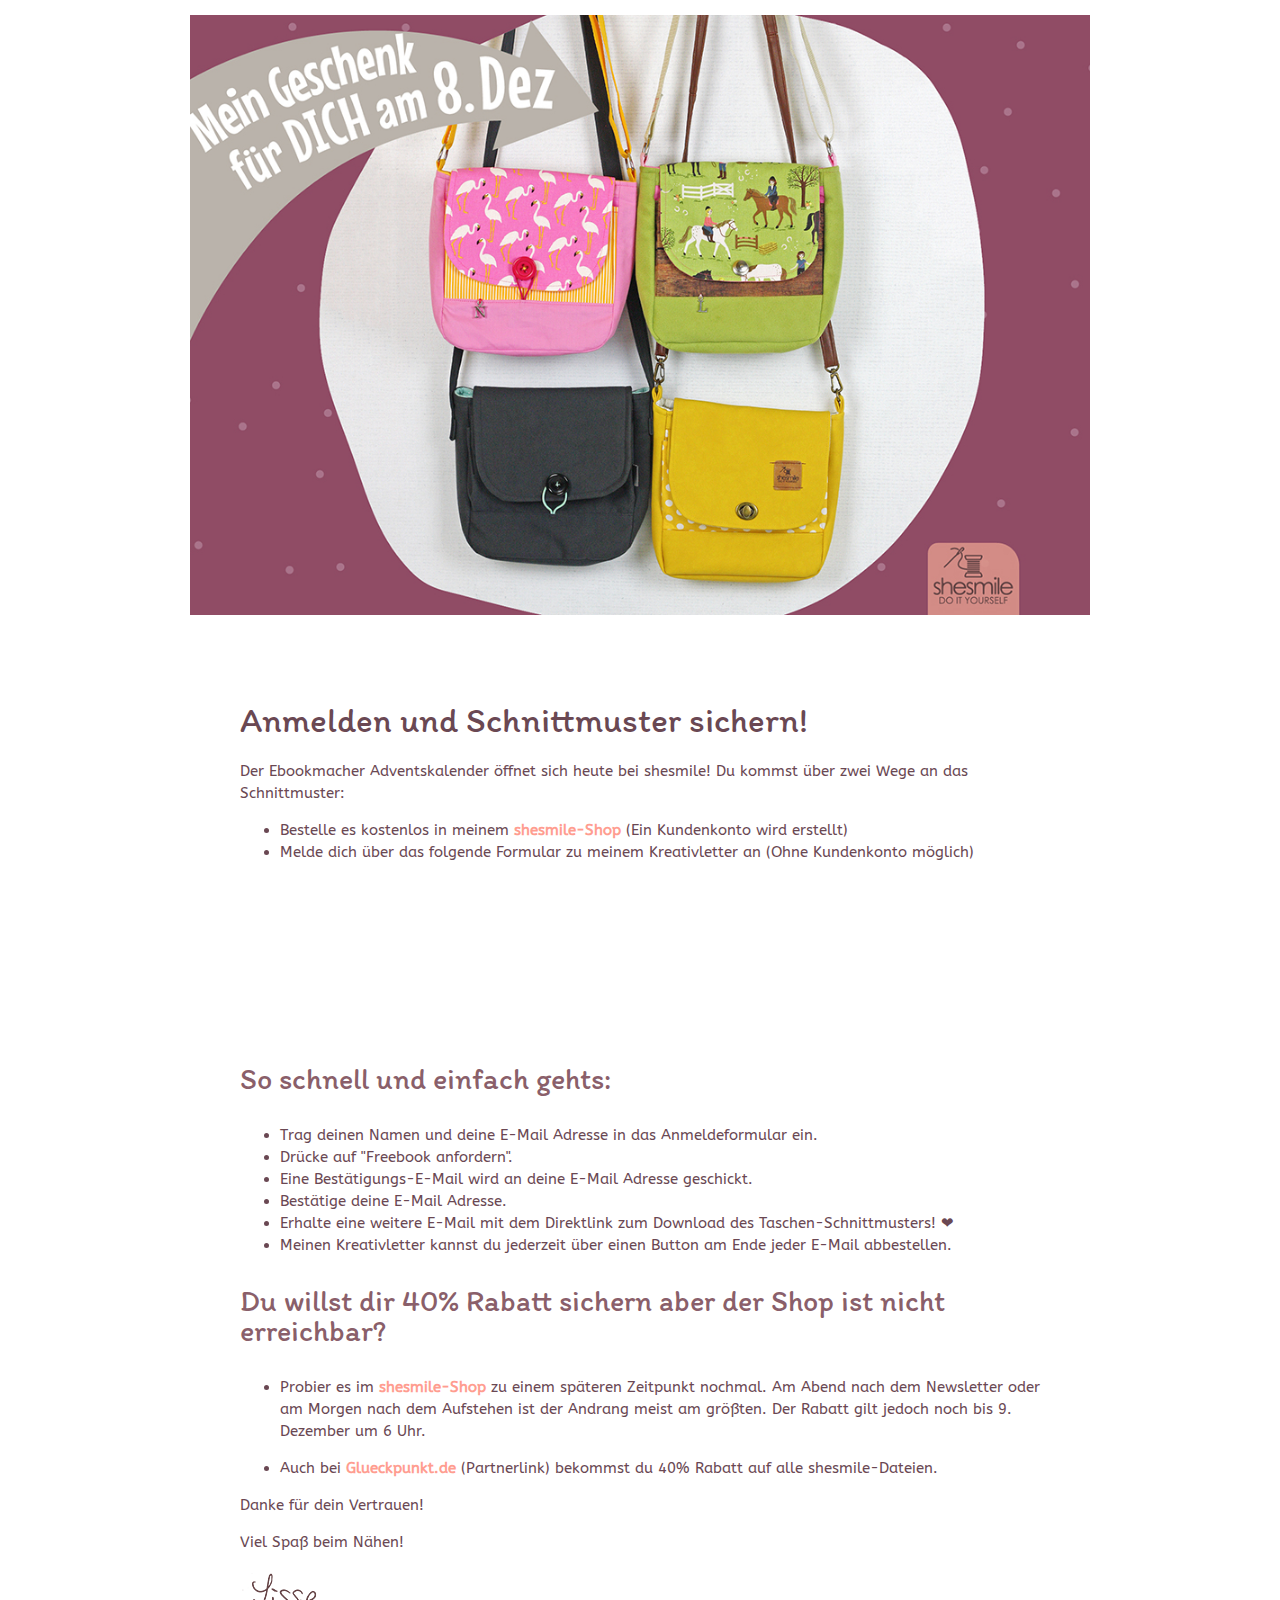
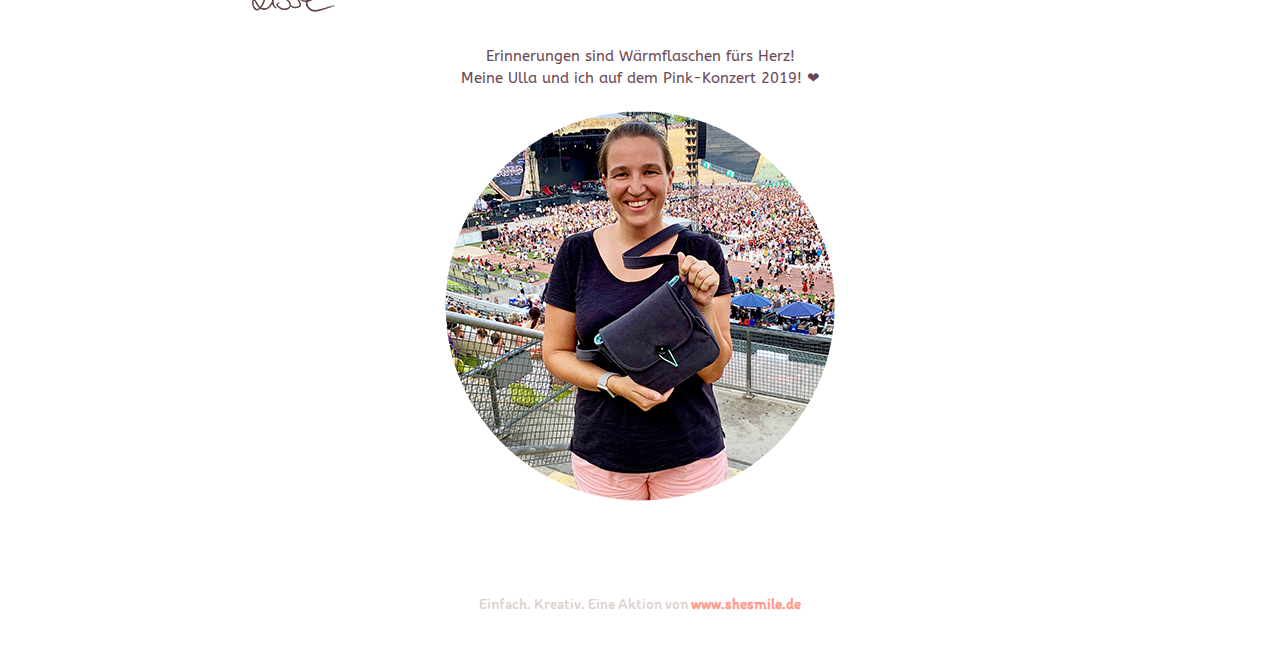
<file: ulla.html>
<!doctype html>
<html lang="de">
<head>
	<meta charset="UTF-8">
	<meta name="viewport" content="width=device-width, initial-scale=1">
	<title>Handtasche Ulla für kurze Zeit kostenlos!</title>
	<link href="css/kreativletter.css" rel="stylesheet" type="text/css">
</head>

<body>
<div class="container">
	<p> <img src="images/ebookmacher-adventskalender-shesmile-blog.jpg" alt="Handtasche Ulla kostenlos!" align="center" width="100%"></p>

	<header>

		<h1>Anmelden und Schnittmuster sichern!</h1>

		<p>Der Ebookmacher Adventskalender öffnet sich heute bei shesmile! Du kommst über zwei Wege an das Schnittmuster:
		<ul>
			<li>Bestelle es kostenlos in meinem <strong><a href="https://shesmile.de/shop/?sPartner=newsletter" title="Webshop von shesmile" target="_blank">shesmile-Shop</a></strong> (Ein Kundenkonto wird erstellt)
			<li>Melde dich über das folgende Formular zu meinem Kreativletter an (Ohne Kundenkonto möglich)
		</ul>

		<p><iframe class="mj-w-res-iframe" frameborder="0" scrolling="no" marginheight="0" marginwidth="0" src="https://app.mailjet.com/widget/iframe/4Hkf/L3G" width="100%"></iframe>

			<script type="text/javascript" src="https://app.mailjet.com/statics/js/iframeResizer.min.js"></script></p>
		<p>

		<h3>So schnell und einfach gehts:</h3>

		<ul>
			<li>Trag deinen Namen und deine E-Mail Adresse in das Anmeldeformular ein.</li>
			<li>Drücke auf "Freebook anfordern".</li>
			<li>Eine Bestätigungs-E-Mail wird an deine E-Mail Adresse geschickt.</li>
			<li>Bestätige deine E-Mail Adresse.</li>
			<li>Erhalte eine weitere E-Mail mit dem Direktlink zum Download des Taschen-Schnittmusters! ❤</li>
			<li>Meinen Kreativletter kannst du jederzeit über einen Button am Ende jeder E-Mail abbestellen.</li>

		</ul>
		<h3>Du willst dir 40% Rabatt sichern aber der Shop ist nicht erreichbar?</h3>

		<ul>
			<li>Probier es im <strong><a href="https://shesmile.de/shop/?sPartner=newsletter" title="Webshop von shesmile" target="_blank">shesmile-Shop</a></strong> zu einem späteren Zeitpunkt nochmal. Am Abend nach dem Newsletter oder am Morgen nach dem Aufstehen ist der Andrang meist am größten. Der Rabatt gilt jedoch noch bis 9. Dezember um 6 Uhr.</p>
			<li>Auch bei <strong><a href="https://www.glueckpunkt.de/collections/shesmile-do-it-yourself/?aff=31" target="_blank">Glueckpunkt.de</a></strong> (Partnerlink) bekommst du 40% Rabatt auf alle shesmile-Dateien.</p>
		</ul>
		<p>
		<p>Danke für dein Vertrauen!</p>
		<p>Viel Spaß beim Nähen!</p>

		<p><img src="images/unterschrift-lisse.png" alt="Lisse von shesmile"> </p>
		<p>
		<p>
		<p align="center">Erinnerungen sind Wärmflaschen fürs Herz!<br>
			Meine Ulla und ich auf dem Pink-Konzert 2019! ❤</p>
		<p align="center"><img src="images/ebookmacher-adventskalender-shesmile-site.png" alt="Meine Ulla und ich auf dem Pink-Konzert 2019" /></p>

	</header>

	<footer>
		<br>
		<p class="footerDisclaimer">Einfach. Kreativ. Eine Aktion von <a href="https://shesmile.de/impressum" title="Impressum von shesmile" target="_self">www.shesmile.de</a></p>

	</footer>
</div>
</body>
</html>
</file>
<file: css/kreativletter.css>
@charset "utf-8";

/* abeezee-regular - latin */
@font-face {
	font-family: 'ABeeZee';
	font-style: normal;
	font-weight: 400;
	src: url('../fonts/abeezee-v22-latin-regular.eot'); /* IE9 Compat Modes */
	src: local(''),
	url('../fonts/abeezee-v22-latin-regular.eot?#iefix') format('embedded-opentype'), /* IE6-IE8 */
	url('../fonts/abeezee-v22-latin-regular.woff2') format('woff2'), /* Super Modern Browsers */
	url('../fonts/abeezee-v22-latin-regular.woff') format('woff'), /* Modern Browsers */
	url('../fonts/abeezee-v22-latin-regular.ttf') format('truetype'), /* Safari, Android, iOS */
	url('../fonts/abeezee-v22-latin-regular.svg#ABeeZee') format('svg'); /* Legacy iOS */
}

/* itim-regular - latin */
@font-face {
	font-family: 'Itim';
	font-style: normal;
	font-weight: 400;
	src: url('../fonts/itim-v10-latin-regular.eot'); /* IE9 Compat Modes */
	src: local(''),
	url('../fonts/itim-v10-latin-regular.eot?#iefix') format('embedded-opentype'), /* IE6-IE8 */
	url('../fonts/itim-v10-latin-regular.woff2') format('woff2'), /* Super Modern Browsers */
	url('../fonts/itim-v10-latin-regular.woff') format('woff'), /* Modern Browsers */
	url('../fonts/itim-v10-latin-regular.ttf') format('truetype'), /* Safari, Android, iOS */
	url('../fonts/itim-v10-latin-regular.svg#Itim') format('svg'); /* Legacy iOS */
}

/* Global Styles */
body {
	background-image: url("https://kreativletter.shesmile.de/images/background.jpg");
	background-repeat: no-repeat;
	background-position: center top;
	background-attachment: fixed;
}

.container {
	margin: 0 auto;
	max-width: 900px;
}

/* Header */
header {
	padding: 50px 50px 50px 50px;
 	background-color: #ffffff;
	align-content: center;
}

h1 {
	font-family: 'Itim', cursive;
	color: #6A4853;
	font-size: 35px;
	line-height: 33px;
	font-weight: normal;
}

h3 {
	font-family: 'Itim', cursive;
	color: #8A5F6A;
	font-size: 30px;
	line-height: 30px;
	font-weight: normal;
}

h4 {
	font-family: 'Itim', cursive;
	color: #ff9d90;
	font-size: 19px;
	line-height: 22px;
	font-weight: normal;
}

p, li, ul {
	font-family: 'ABeeZee', sans-serif;
	color: #6A4853;
	font-size: 15px;
	line-height: 22px;
	font-weight: normal;
}

a:link, a:visited, a:active {
	color: #ff9d90;
	text-decoration: none;
	font-weight: bold;
}

a:hover {
	color: #DB948A;
}

/* Footer */

footer .footerDisclaimer{
	font-family: 'Itim', cursive;
	color: #DCCFCB;
	font-size: 15px;
	line-height: 22px;
	text-align: center;
	float: center;
	margin: 0px 50px 50px 50px;
}
</file>
